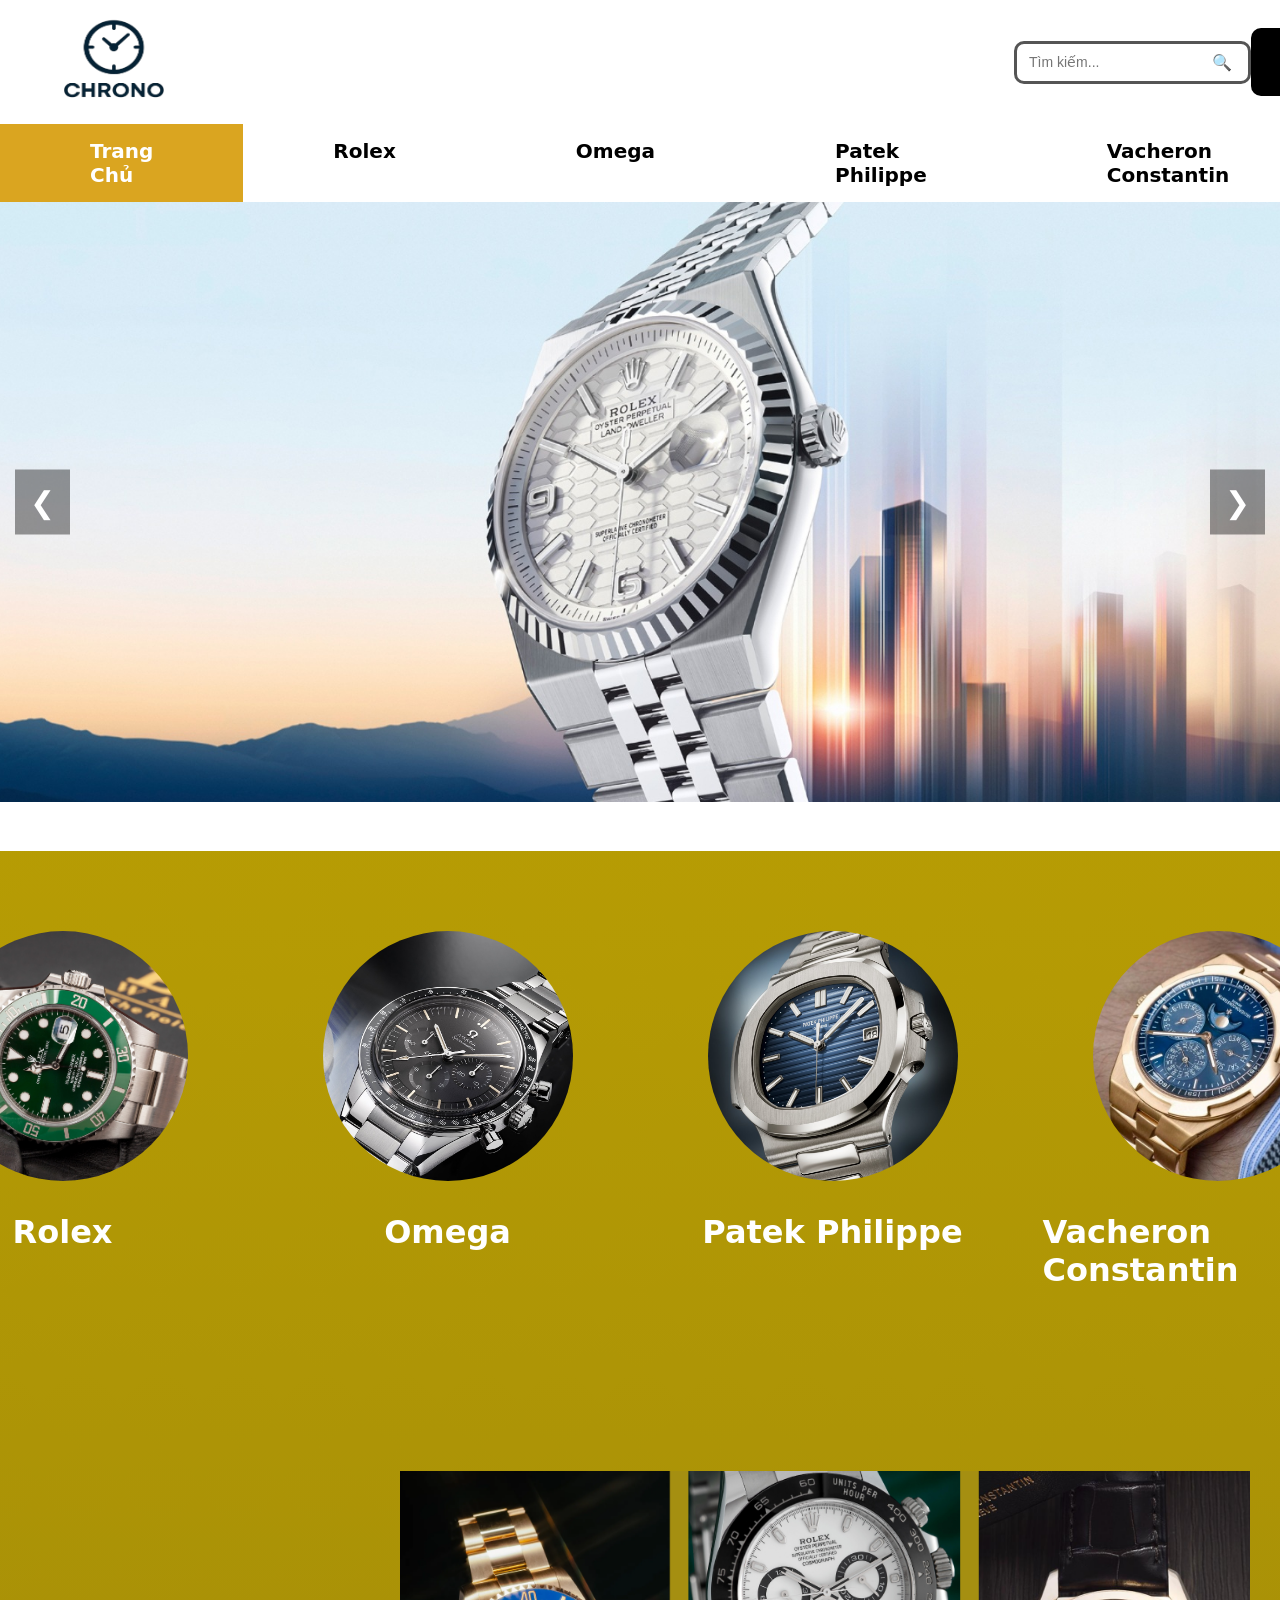
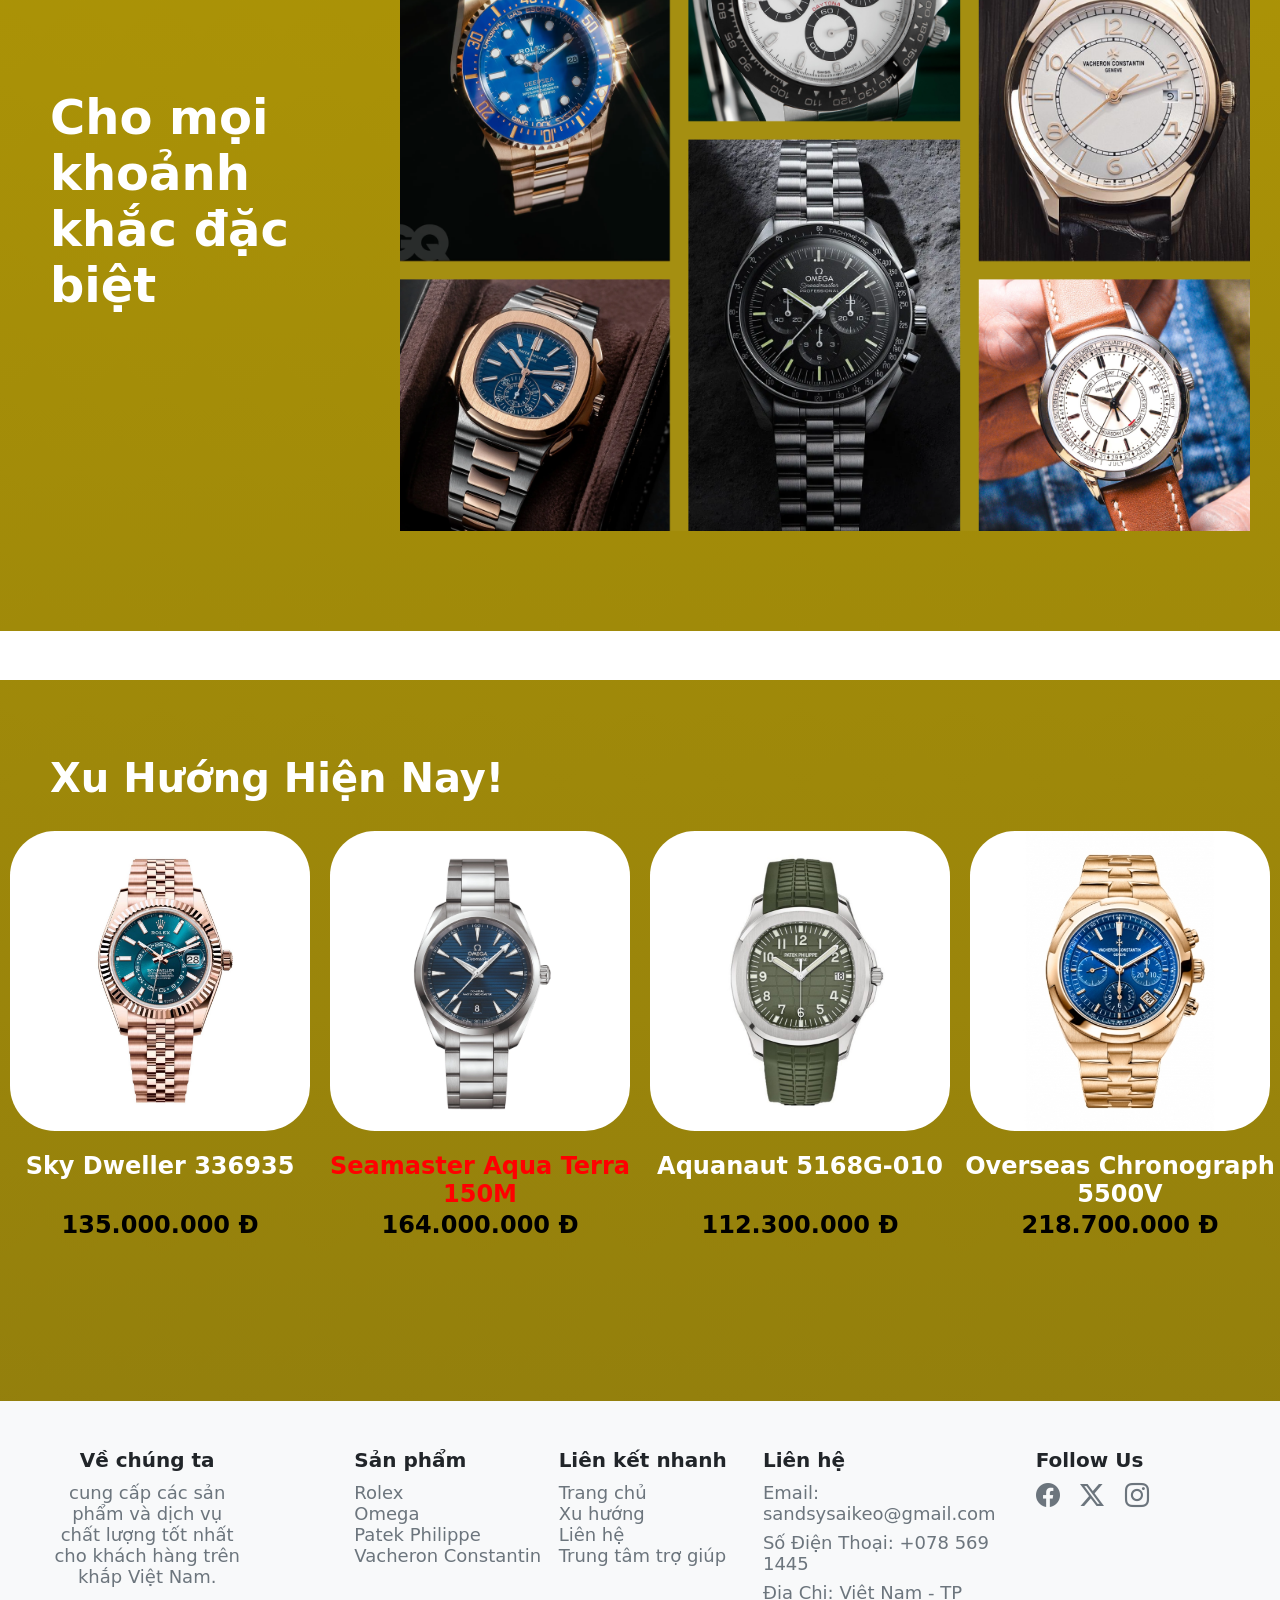
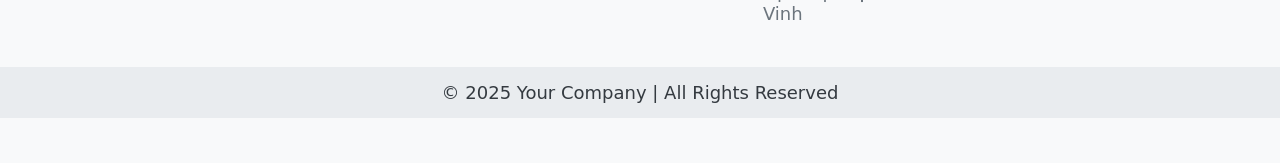
<file: index.html>
<!DOCTYPE html>
<html lang="en">
  <head>
    <meta charset="UTF-8">
    <meta name="viewport" content="width=device-width, initial-scale=1.0">
    <title>Trang chủ</title>
    <link rel="stylesheet" href="css/index.css">
    <link rel="stylesheet" href="https://cdn.jsdelivr.net/npm/bootstrap-icons@1.11.3/font/bootstrap-icons.min.css">
  </head>
  <body>

    <!-- header -->
    <header class="m-header">
      <div class="header-bg">
        <div>
          <a href="index.html"><img src="img/LOGO Image Dec 1, 2025, 05_41_13 PM.png" width="100px" height="90px" alt="logo"></a>
        </div>
        <div class="search">
          <input type="text" placeholder="Tìm kiếm...">
          <button><span>🔍</span></button>
        </div>
        <div>
          <a href="dangki.html" class="button-link">Đăng Nhập</a>
        </div>
      </div>
    </header>

    <!-- menu -->
    <nav class="menu">
      <ul>
        <li class="active"><a href="index.html">Trang Chủ</a></li>
        <li><a href="Rolex.html">Rolex</a></li>
        <li><a href="Omega.html">Omega</a></li>
        <li><a href="Patek Philippe.html">Patek Philippe</a></li>
        <li><a href="Vacheron Constantin.html">Vacheron Constantin</a></li>
      </ul>
    </nav>

    <!-- slide -->
    <div class="slidebd">
      <div class="slide-me">
        <div class="slide active">
          <a href="Rolex.html"><img src="img/rolex-watches-new-watches-2025-the-land-dweller_m127334-0001_2501fj_003-landscape.jpg" alt="slide rolex"></a>
        </div>
        <div class="slide">
          <a href="Omega.html"><img src="img/Do-Omega-Watches-Hold-Their-Value.jpg" alt="slide omega"></a>
        </div>
        <div class="slide">
          <a href="Patek Philippe.html"><img src="img/PatekPhilippe_Aquanaut_5164R-header.png" alt="slide patek philippe"></a>
        </div>
        <div class="slide">
          <a href="Vacheron Constantin.html"><img src="img/65afaaef5b9b8aa238679f7b_Lead image 1.png" alt="slide vacheron Constantin"></a>
        </div>
        <button class="prev">&#10094;</button>
        <button class="next">&#10095;</button>
      </div>
    </div>

    <script src="js/slide.js"></script>
      
    <div style="background-color: white; color:white; padding: 15px; margin-bottom: 30px;">.</div>

    <!-- 4circle -->
    <div class="fourcircle">
      <div>
        <a href="Rolex.html"><img src="img/Green-sub-on-gloves.jpg" alt="Rolex"></a><a href="Rolex.html"><p>Rolex</p></a>
      </div>
      <div>
        <a href="Omega.html"><img src="img/Omega-Speedmaster-Moonwatch.jpg" alt="Omega"></a><a href="Omega.html"><p>Omega</p></a>
      </div>
      <div>
        <a href="Patek Philippe.html"><img src="img/677c4f9cbfb09a8b028e79af_665f60c60415728079642b79_5811.png" alt="Patek Philippe"></a><a href="Patek Philippe.html"><p>Patek Philippe</p></a>
      </div>
      <div>
        <a href="Vacheron Constantin.html"><img src="img/4300v-120r-b509-stlf2-2026061-scaled-e1616429748141.jpg" alt="Vacheron Constantin"></a><a href="Vacheron Constantin.html"><p>Vacheron Constantin</p></a>
      </div>
    </div>

    <!-- mb -->
    <div class="mb">
      <p>Cho mọi khoảnh khắc đặc biệt</p>
      <img src="img/Screenshot 2025-12-15 172151.png" alt="">
    </div>
    
    <div style="background-color: white; color:white; padding: 15px; margin-bottom: 30px;">.</div>

    <P style="margin: 75px 0 0 50px; font-size: 40px; color: white; font-weight: bold;"><a class="link-ho" href="xuhuong.html" >Xu Hướng Hiện Nay!</a></P>

    <!-- sell -->
    <div class="sell">
      <div class="sell2">
        <div>
          <a href="R.Sky Dweller 336935.html"><img src="img/1-16.jpg" alt="Sky Dweller"></a>
        </div>
        <a href="R.Sky Dweller 336935.html" class="link-ho">Sky Dweller 336935</a><br>
        <a href="R.Sky Dweller 336935.html" class="link-ho" style="font-weight: bold; color: black;">135.000.000 Đ</a>
      </div>
      <div class="sell2">
        <div>
          <a href="O.Seamaster Aqua Terra 150M.html"><img src="img/9-18602-4.png" alt="Seamaster"></a>
        </div>
        <a href="O.Seamaster Aqua Terra 150M.html" class="link-ho" style="color: red;">Seamaster Aqua Terra 150M</a><br>
        <a href="O.Seamaster Aqua Terra 150M.html" class="link-ho" style="font-weight: bold; color: black;">164.000.000 Đ</a>
      </div>
      <div class="sell2">
        <div>
          <a href="P.Aquanaut 5168G-010.html"><img src="img/PATEK-PHILIPPE-AQUANAUT-JUMBO-WHITE-GOLD-5168G-010-scaled.jpg" alt="Aquanaut"></a>
        </div>
        <a href="P.Aquanaut 5168G-010.html" class="link-ho">Aquanaut 5168G-010</a><br>
        <a href="P.Aquanaut 5168G-010.html" class="link-ho" style="font-weight: bold; color: black;">112.300.000 Đ</a>
      </div>
      <div class="sell2">
        <div>
          <a href="V.Overseas Chronograph 5500v.html"><img src="img/37500465_0.jpg" alt="Overseas"></a>
        </div>
        <a href="V.Overseas Chronograph 5500v.html" class="link-ho">Overseas Chronograph 5500V</a><br>
        <a href="V.Overseas Chronograph 5500v.html" class="link-ho" style="font-weight: bold; color: black;">218.700.000 Đ</a>
      </div>
    </div>
    <div class="sell"></div>

    <div class="sell"></div>

    <!-- footer -->
    <footer>
        <div class="footer-m">
            <div class="footer-t" style="margin-right: 100px; text-align: center;">
                <h6>Về chúng ta</h6>
                <p>cung cấp các sản phẩm và dịch vụ chất lượng tốt nhất cho khách hàng trên khắp Việt Nam.</p>
            </div>
            <div class="footer-t">
                <h6>Sản phẩm</h6>
                <a href="Rolex.html">Rolex</a><br>
                <a href="Omega.html">Omega</a><br>
                <a href="Patek Philippe.html">Patek Philippe</a><br>
                <a href="Vacheron Constantin.html">Vacheron Constantin</a>
            </div>
            <div class="footer-t">
                <h6>Liên kết nhanh</h6>
                <a href="index.html">Trang chủ</a><br>
                <a href="xuhuong.html">Xu hướng</a><br>
                <a href="lienhe.html">Liên hệ</a><br>
                <a href="trogiup.html">Trung tâm trợ giúp</a>
            </div>
            <div class="footer-t">
                <h6>Liên hệ</h6>
                <p>Email: sandsysaikeo@gmail.com</p>
                <p>Số Điện Thoại: +078 569 1445</p>
                <p>Địa Chị: Việt Nam - TP Vinh</p>
            </div>
            <div class="footer-t" style="margin-left: 30px;">
                <h6>Follow Us</h6>
                <a href="https://www.facebook.com/" style="font-size: 24px;"><i class="bi bi-facebook"></i></a>
                <a href="https://x.com/" style="font-size: 24px; margin: 0 15px;"><i class="bi bi-twitter-x"></i></a>
                <a href="https://www.instagram.com/" style="font-size: 24px;"><i class="bi bi-instagram"></i></a>
            </div>
        </div>
        <div class="footer-line">
            &copy; 2025 Your Company | All Rights Reserved
        </div>
    </footer>

  </body>
</html>
</file>
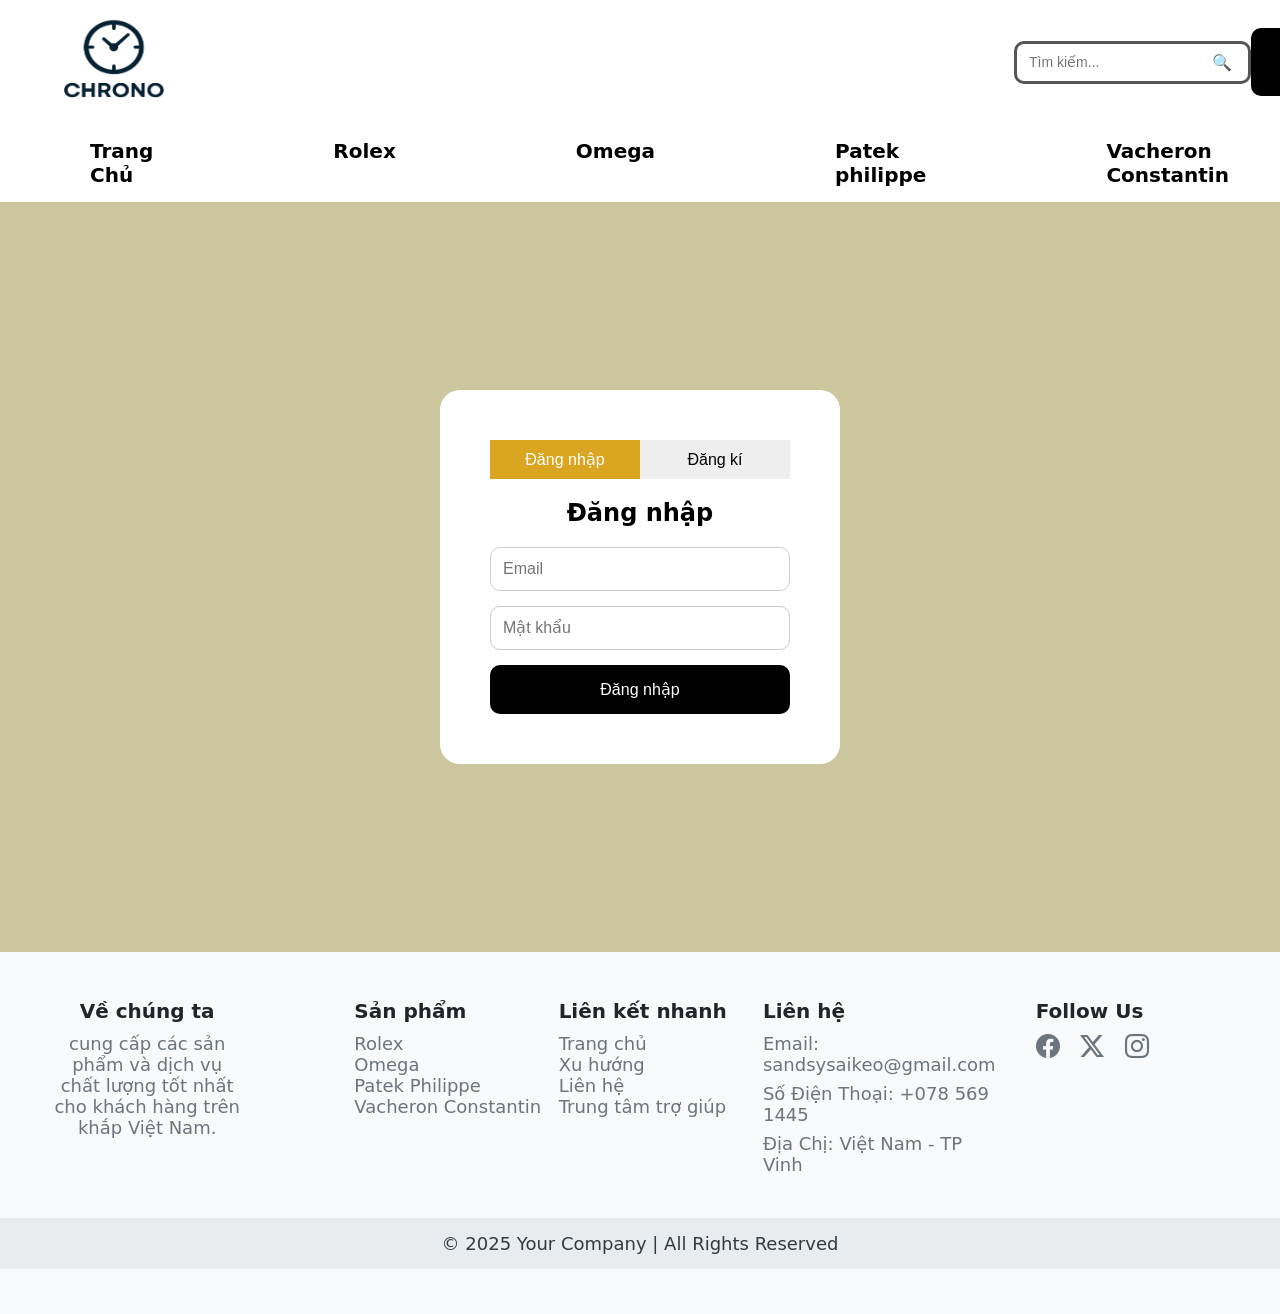
<file: dangki.html>
<!DOCTYPE html>
<html lang="en">
  <head>
    <meta charset="UTF-8">
    <title>Đăng nhập / Đăng kí</title>
    <link rel="stylesheet" href="css/dangki.css">
    <link rel="stylesheet" href="https://cdn.jsdelivr.net/npm/bootstrap-icons@1.11.3/font/bootstrap-icons.min.css">
  </head>
  <body>

    <!-- header -->
    <header class="m-header">
      <div class="header-bg">
        <div>
          <a href="index.html"><img src="img/LOGO Image Dec 1, 2025, 05_41_13 PM.png" width="100px" height="90px"></a>
        </div>
        <div class="search">
          <input type="text" placeholder="Tìm kiếm...">
          <button><span>🔍</span></button>
        </div>
        <div>
          <a href="#" class="button-link">Đăng Nhập</a>
        </div>
      </div>
    </header>

    <!-- menu -->
    <nav class="menu">
      <ul>
        <li><a href="index.html">Trang Chủ</a></li>
        <li><a href="Rolex.html">Rolex</a></li>
        <li><a href="Omega.html">Omega</a></li>
        <li><a href="Patek Philippe.html">Patek philippe</a></li>
        <li><a href="Vacheron Constantin.html">Vacheron Constantin</a></li>
      </ul>
    </nav>


    
    <div style="width: 100%; min-height: 750px; display: flex; justify-content: center; align-items: center;">
      <div class="dangki">
        <div class="dk-dn-tabs">
          <button class="tab active" onclick="dn()">Đăng nhập</button>
          <button class="tab" onclick="dk()">Đăng kí</button>
        </div>

        <!-- dang nhap -->
        <form id="dangnhapForm" class="dk-dn-form active" action="dangnhaptc.html">
          <h2>Đăng nhập</h2>
          <input type="email" placeholder="Email" required>
          <input type="password" placeholder="Mật khẩu" required>
          <button type="submit">Đăng nhập</button>
        </form>

        <!-- dang ki -->
        <form id="dangkiForm" class="dk-dn-form" action="dangkitc.html">
          <h2>Đăng kí</h2>
          <input type="text" placeholder="Tên" required>
          <input type="email" placeholder="Email" required>
          <input type="password" placeholder="Mật khẩu" required>
          <input type="password" placeholder="Xác nhận mật khẩu" required>
          <button type="submit">Tạo tài khoản</button>
        </form>
      </div>
    </div>
    <script src="js/dangki.js"></script>

    <!-- footer -->
    <footer>
        <div class="footer-m">
            <div class="footer-t" style="margin-right: 100px;" align="center">
                <h6>Về chúng ta</h6>
                <p>cung cấp các sản phẩm và dịch vụ chất lượng tốt nhất cho khách hàng trên khắp Việt Nam.</p>
            </div>
            <div class="footer-t">
                <h6>Sản phẩm</h6>
                <a href="Rolex.html">Rolex</a><br>
                <a href="Omega.html">Omega</a><br>
                <a href="Patek Philippe.html">Patek Philippe</a><br>
                <a href="Vacheron Constantin.html">Vacheron Constantin</a>
            </div>
            <div class="footer-t">
                <h6>Liên kết nhanh</h6>
                <a href="index.html">Trang chủ</a><br>
                <a href="xuhuong.html">Xu hướng</a><br>
                <a href="lienhe.html">Liên hệ</a><br>
                <a href="trogiup.html">Trung tâm trợ giúp</a>
            </div>
            <div class="footer-t">
                <h6>Liên hệ</h6>
                <p>Email: sandsysaikeo@gmail.com</p>
                <p>Số Điện Thoại: +078 569 1445</p>
                <p>Địa Chị: Việt Nam - TP Vinh</p>
            </div>
            <div class="footer-t" style="margin-left: 30px;">
                <h6>Follow Us</h6>
                <a href="https://www.facebook.com/" style="font-size: 24px;"><i class="bi bi-facebook"></i></a>
                <a href="https://x.com/" style="font-size: 24px; margin: 0 15px;"><i class="bi bi-twitter-x"></i></a>
                <a href="https://www.instagram.com/" style="font-size: 24px;"><i class="bi bi-instagram"></i></a>
            </div>
        </div>
        <div class="footer-line">
            &copy; 2025 Your Company | All Rights Reserved
        </div>
    </footer>

  </body>
</html>
</file>
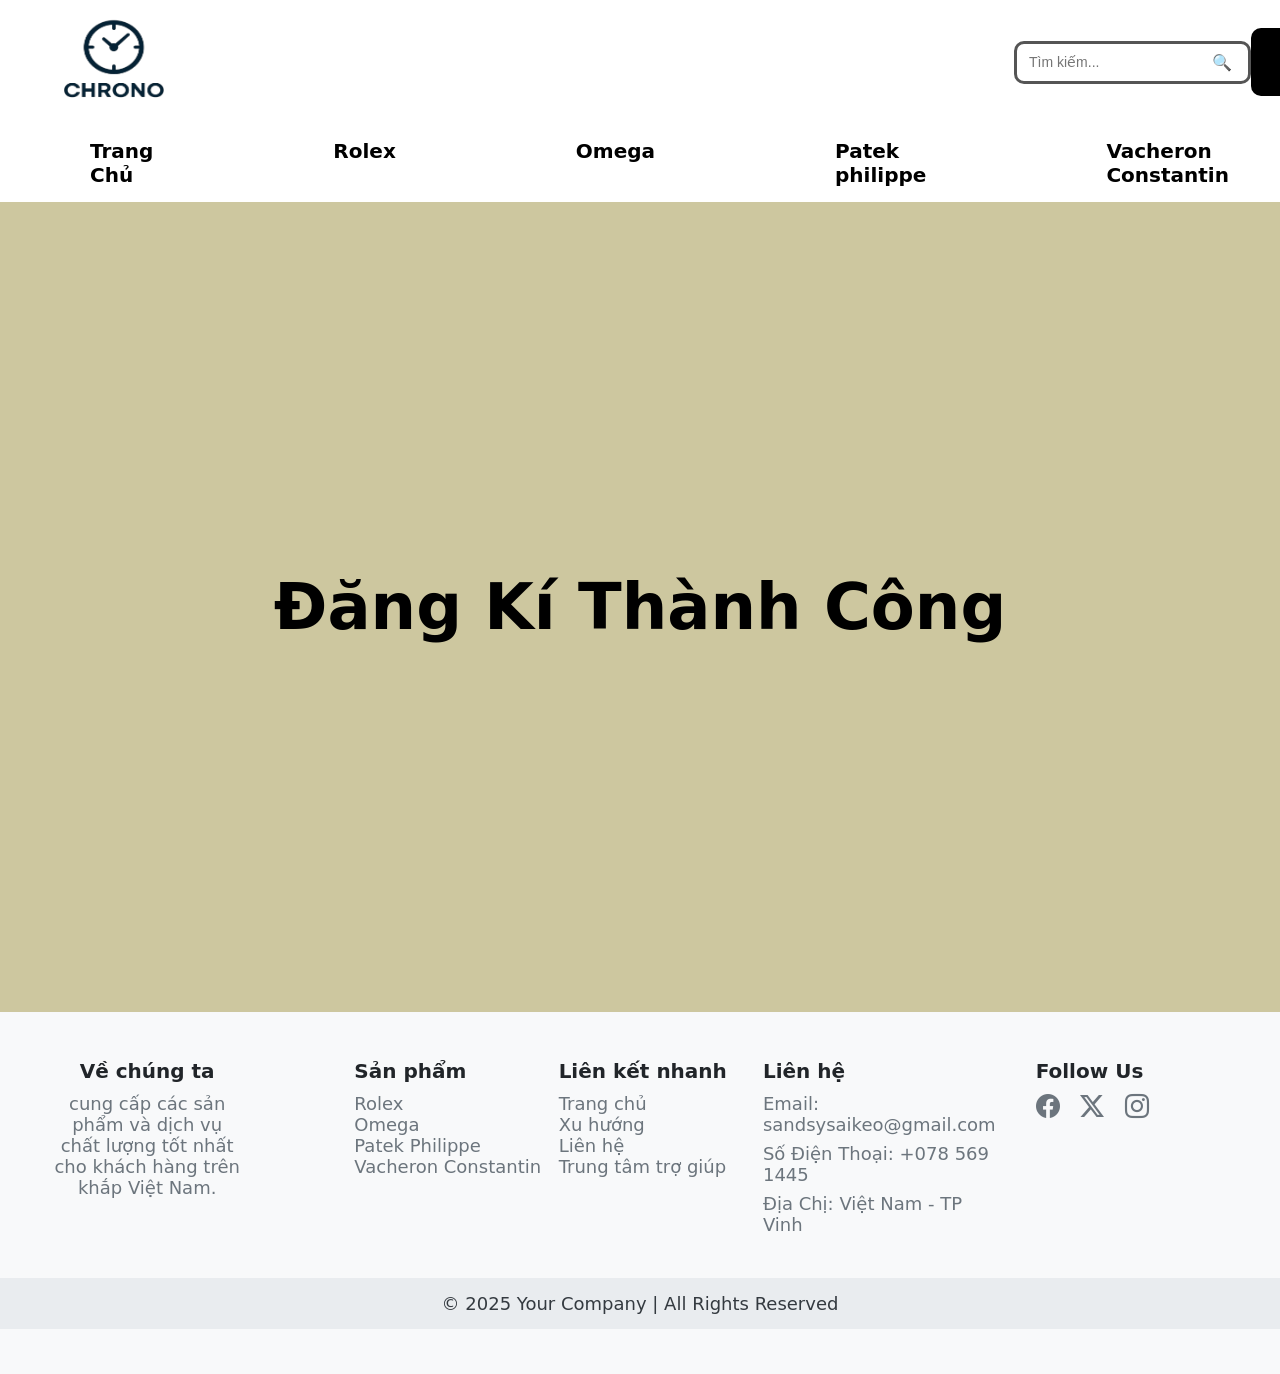
<file: dangkitc.html>
<!DOCTYPE html>
<html lang="en">
  <head>
    <meta charset="UTF-8">
    <title>Thành công</title>
    <link rel="stylesheet" href="css/thanhcong.css">
    <link rel="stylesheet" href="https://cdn.jsdelivr.net/npm/bootstrap-icons@1.11.3/font/bootstrap-icons.min.css">
  </head>
  <body>

    <!-- header -->
    <header class="m-header">
      <div class="header-bg">
        <div>
          <a href="index.html"><img src="img/LOGO Image Dec 1, 2025, 05_41_13 PM.png" width="100px" height="90px"></a>
        </div>
        <div class="search">
          <input type="text" placeholder="Tìm kiếm...">
          <button><span>🔍</span></button>
        </div>
        <div>
          <a href="dangki.html" class="button-link">Đăng Nhập</a>
        </div>
      </div>
    </header>

    <!-- menu -->
    <nav class="menu">
      <ul>
        <li><a href="index.html">Trang Chủ</a></li>
        <li><a href="Rolex.html">Rolex</a></li>
        <li><a href="Omega.html">Omega</a></li>
        <li><a href="Patek Philippe.html">Patek philippe</a></li>
        <li><a href="Vacheron Constantin.html">Vacheron Constantin</a></li>
      </ul>
    </nav>

    <!-- thanh cong -->
    <div class="tc">
      <h2>Đăng Kí Thành Công</h2>
    </div>

    <!-- footer -->
    <footer>
        <div class="footer-m">
            <div class="footer-t" style="margin-right: 100px;" align="center">
                <h6>Về chúng ta</h6>
                <p>cung cấp các sản phẩm và dịch vụ chất lượng tốt nhất cho khách hàng trên khắp Việt Nam.</p>
            </div>
            <div class="footer-t">
                <h6>Sản phẩm</h6>
                <a href="Rolex.html">Rolex</a><br>
                <a href="Omega.html">Omega</a><br>
                <a href="Patek Philippe.html">Patek Philippe</a><br>
                <a href="Vacheron Constantin.html">Vacheron Constantin</a>
            </div>
            <div class="footer-t">
                <h6>Liên kết nhanh</h6>
                <a href="index.html">Trang chủ</a><br>
                <a href="xuhuong.html">Xu hướng</a><br>
                <a href="lienhe.html">Liên hệ</a><br>
                <a href="trogiup.html">Trung tâm trợ giúp</a>
            </div>
            <div class="footer-t">
                <h6>Liên hệ</h6>
                <p>Email: sandsysaikeo@gmail.com</p>
                <p>Số Điện Thoại: +078 569 1445</p>
                <p>Địa Chị: Việt Nam - TP Vinh</p>
            </div>
            <div class="footer-t" style="margin-left: 30px;">
                <h6>Follow Us</h6>
                <a href="https://www.facebook.com/" style="font-size: 24px;"><i class="bi bi-facebook"></i></a>
                <a href="https://x.com/" style="font-size: 24px; margin: 0 15px;"><i class="bi bi-twitter-x"></i></a>
                <a href="https://www.instagram.com/" style="font-size: 24px;"><i class="bi bi-instagram"></i></a>
            </div>
        </div>
        <div class="footer-line">
            &copy; 2025 Your Company | All Rights Reserved
        </div>
    </footer>

  </body>
</html>
</file>
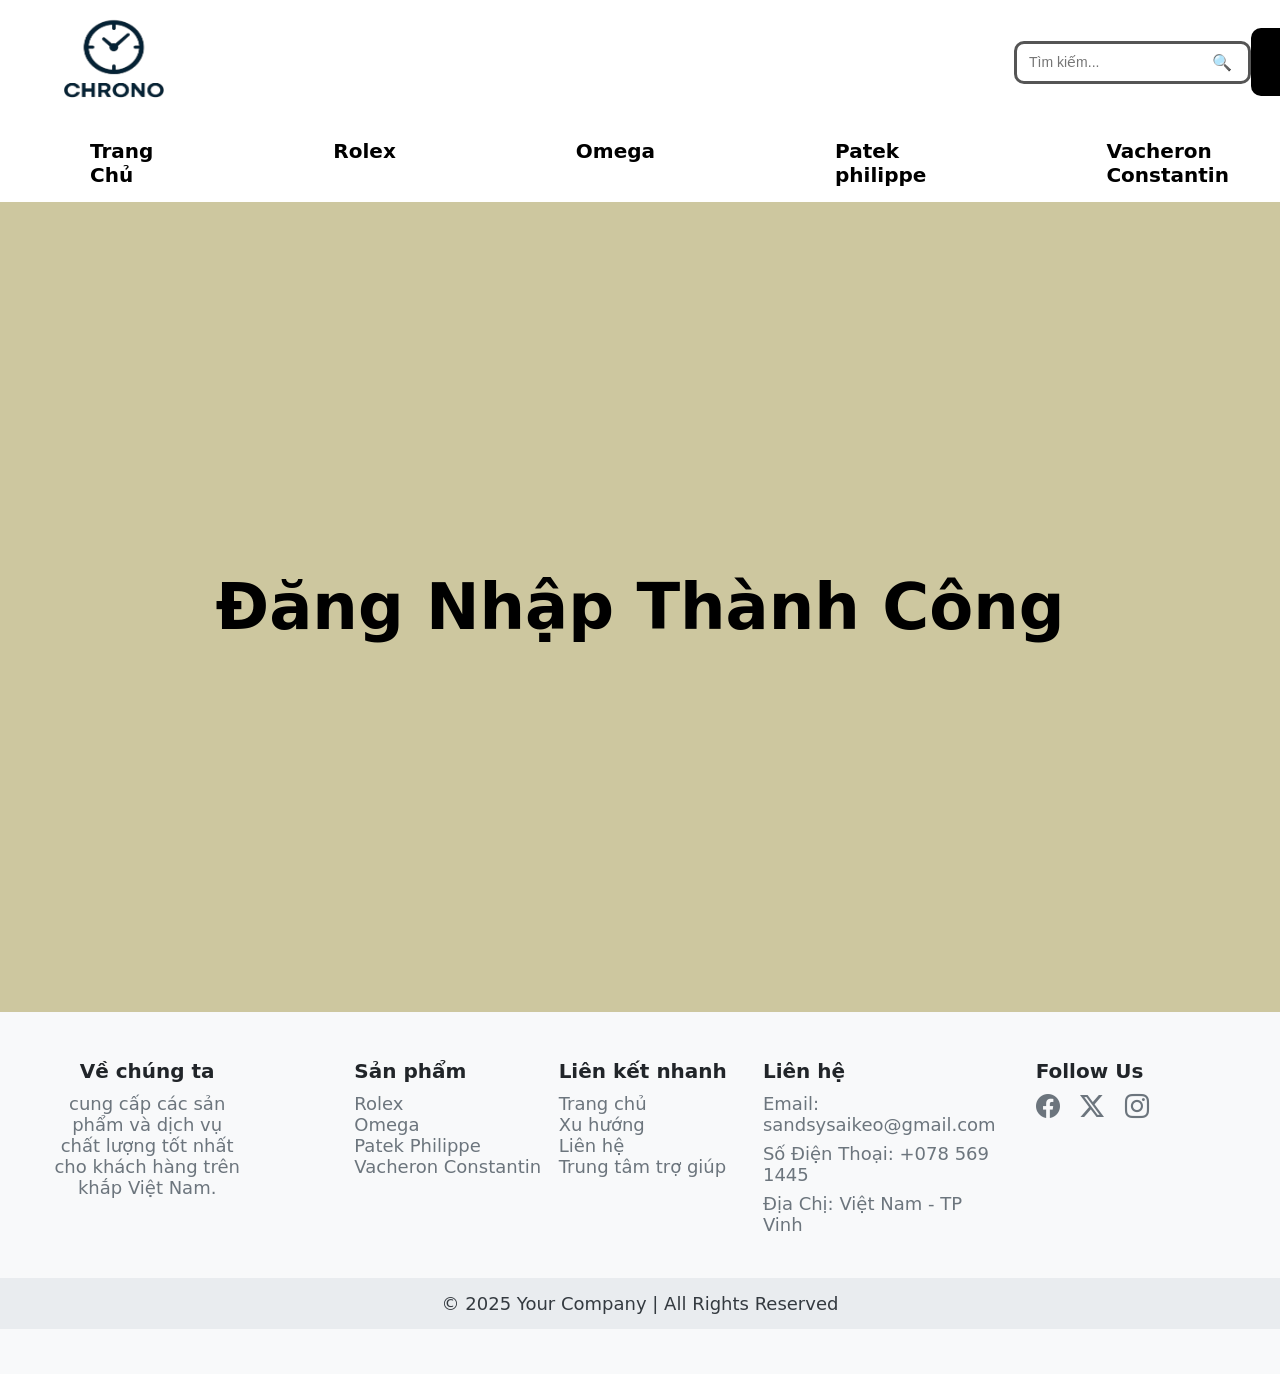
<file: dangnhaptc.html>
<!DOCTYPE html>
<html lang="en">
  <head>
    <meta charset="UTF-8">
    <title>Thành công</title>
    <link rel="stylesheet" href="css/thanhcong.css">
    <link rel="stylesheet" href="https://cdn.jsdelivr.net/npm/bootstrap-icons@1.11.3/font/bootstrap-icons.min.css">
  </head>
  <body>

    <!-- header -->
    <header class="m-header">
      <div class="header-bg">
        <div>
          <a href="index.html"><img src="img/LOGO Image Dec 1, 2025, 05_41_13 PM.png" width="100px" height="90px"></a>
        </div>
        <div class="search">
          <input type="text" placeholder="Tìm kiếm...">
          <button><span>🔍</span></button>
        </div>
        <div>
          <a href="dangki.html" class="button-link">Đăng Nhập</a>
        </div>
      </div>
    </header>

    <!-- menu -->
    <nav class="menu">
      <ul>
        <li><a href="index.html">Trang Chủ</a></li>
        <li><a href="Rolex.html">Rolex</a></li>
        <li><a href="Omega.html">Omega</a></li>
        <li><a href="Patek Philippe.html">Patek philippe</a></li>
        <li><a href="Vacheron Constantin.html">Vacheron Constantin</a></li>
      </ul>
    </nav>

    <!-- thanh cong -->
    <div class="tc">
      <h2>Đăng Nhập Thành Công</h2>
    </div>

    <!-- footer -->
    <footer>
        <div class="footer-m">
            <div class="footer-t" style="margin-right: 100px;" align="center">
                <h6>Về chúng ta</h6>
                <p>cung cấp các sản phẩm và dịch vụ chất lượng tốt nhất cho khách hàng trên khắp Việt Nam.</p>
            </div>
            <div class="footer-t">
                <h6>Sản phẩm</h6>
                <a href="Rolex.html">Rolex</a><br>
                <a href="Omega.html">Omega</a><br>
                <a href="Patek Philippe.html">Patek Philippe</a><br>
                <a href="Vacheron Constantin.html">Vacheron Constantin</a>
            </div>
            <div class="footer-t">
                <h6>Liên kết nhanh</h6>
                <a href="index.html">Trang chủ</a><br>
                <a href="xuhuong.html">Xu hướng</a><br>
                <a href="lienhe.html">Liên hệ</a><br>
                <a href="trogiup.html">Trung tâm trợ giúp</a>
            </div>
            <div class="footer-t">
                <h6>Liên hệ</h6>
                <p>Email: sandsysaikeo@gmail.com</p>
                <p>Số Điện Thoại: +078 569 1445</p>
                <p>Địa Chị: Việt Nam - TP Vinh</p>
            </div>
            <div class="footer-t" style="margin-left: 30px;">
                <h6>Follow Us</h6>
                <a href="https://www.facebook.com/" style="font-size: 24px;"><i class="bi bi-facebook"></i></a>
                <a href="https://x.com/" style="font-size: 24px; margin: 0 15px;"><i class="bi bi-twitter-x"></i></a>
                <a href="https://www.instagram.com/" style="font-size: 24px;"><i class="bi bi-instagram"></i></a>
            </div>
        </div>
        <div class="footer-line">
            &copy; 2025 Your Company | All Rights Reserved
        </div>
    </footer>

  </body>
</html>
</file>
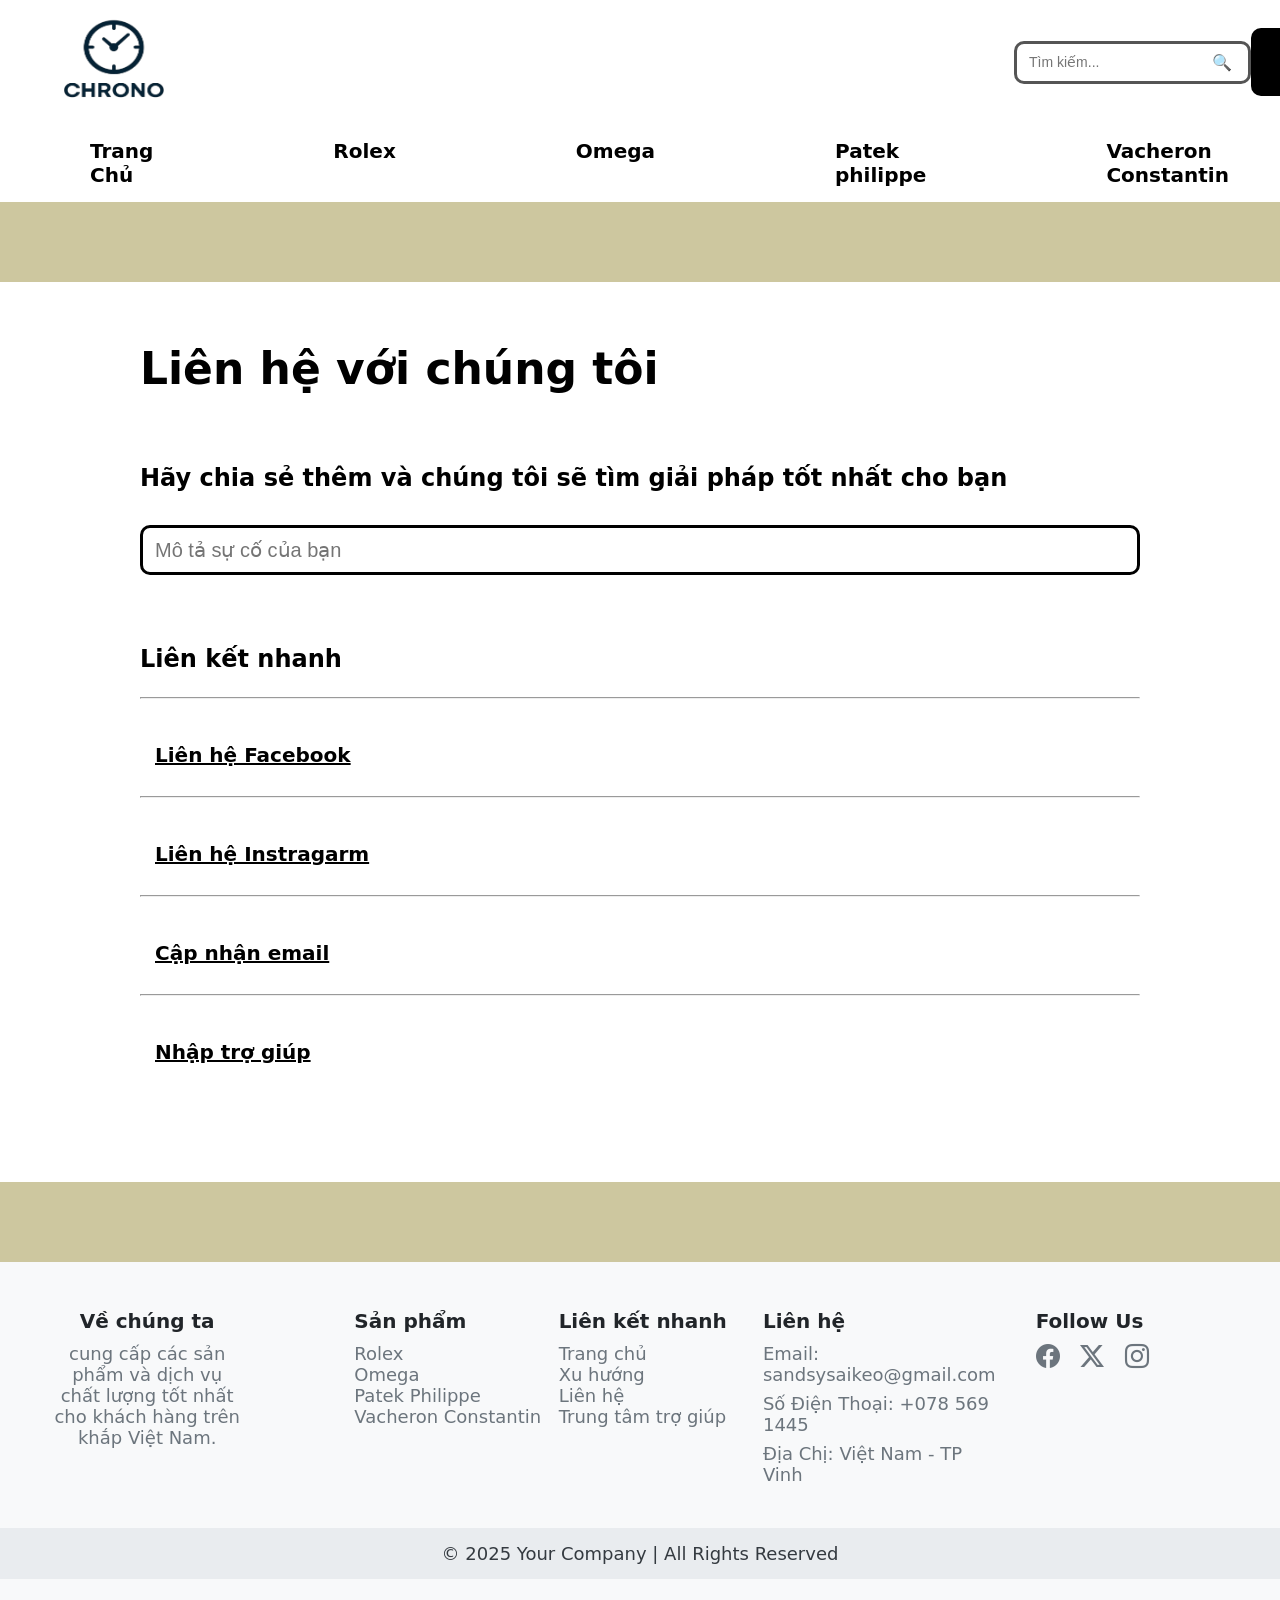
<file: lienhe.html>
<!DOCTYPE html>
<html lang="en">
  <head>
    <meta charset="UTF-8">
    <title>Liên hệ</title>
    <link rel="stylesheet" href="css/lienhe.css">
    <link rel="stylesheet" href="https://cdn.jsdelivr.net/npm/bootstrap-icons@1.11.3/font/bootstrap-icons.min.css">
  </head>
  <body>

    <!-- header -->
    <header class="m-header">
      <div class="header-bg">
        <div>
          <a href="index.html"><img src="img/LOGO Image Dec 1, 2025, 05_41_13 PM.png" width="100px" height="90px"></a>
        </div>
        <div class="search">
          <input type="text" placeholder="Tìm kiếm...">
          <button><span>🔍</span></button>
        </div>
        <div>
          <a href="dangki.html" class="button-link">Đăng Nhập</a>
        </div>
      </div>
    </header>

    <!-- menu -->
    <nav class="menu">
      <ul>
        <li><a href="index.html">Trang Chủ</a></li>
        <li><a href="Rolex.html">Rolex</a></li>
        <li><a href="Omega.html">Omega</a></li>
        <li><a href="Patek Philippe.html">Patek philippe</a></li>
        <li><a href="Vacheron Constantin.html">Vacheron Constantin</a></li>
      </ul>
    </nav>

    <!-- lien he -->
    <div style="width: 100%; height: auto; display: block; padding: 80px 0;">
      <div class="lh-bg">
        <div class="lh-size">
          <form id="thanhtoanForm" class="lh-form" action="linehetc.html">
            <h2>Liên hệ với chúng tôi <style="red</h2>
            <h3>Hãy chia sẻ thêm và chúng tôi sẽ tìm giải pháp tốt nhất cho bạn</h3>
            <input type="text" placeholder="Mô tả sự cố của bạn" required>
            <h3>Liên kết nhanh</h3>
            <hr>
            <a href="https://www.facebook.com/">Liên hệ Facebook</a>
            <hr>
            <a href="https://www.instagram.com/">Liên hệ Instragarm</a>
            <hr>
            <a href="https://mail.google.com/">Cập nhận email</a>
            <hr>
            <a href="trogiup.html">Nhập trợ giúp</a>
          </form>
        </div>
      </div>
    </div>

    <!-- footer -->
    <footer>
        <div class="footer-m">
            <div class="footer-t" style="margin-right: 100px;" align="center">
                <h6>Về chúng ta</h6>
                <p>cung cấp các sản phẩm và dịch vụ chất lượng tốt nhất cho khách hàng trên khắp Việt Nam.</p>
            </div>
            <div class="footer-t">
                <h6>Sản phẩm</h6>
                <a href="Rolex.html">Rolex</a><br>
                <a href="Omega.html">Omega</a><br>
                <a href="Patek Philippe.html">Patek Philippe</a><br>
                <a href="Vacheron Constantin.html">Vacheron Constantin</a>
            </div>
            <div class="footer-t">
                <h6>Liên kết nhanh</h6>
                <a href="index.html">Trang chủ</a><br>
                <a href="xuhuong.html">Xu hướng</a><br>
                <a href="lienhe.html">Liên hệ</a><br>
                <a href="trogiup.html">Trung tâm trợ giúp</a>
            </div>
            <div class="footer-t">
                <h6>Liên hệ</h6>
                <p>Email: sandsysaikeo@gmail.com</p>
                <p>Số Điện Thoại: +078 569 1445</p>
                <p>Địa Chị: Việt Nam - TP Vinh</p>
            </div>
            <div class="footer-t" style="margin-left: 30px;">
                <h6>Follow Us</h6>
                <a href="https://www.facebook.com/" style="font-size: 24px;"><i class="bi bi-facebook"></i></a>
                <a href="https://x.com/" style="font-size: 24px; margin: 0 15px;"><i class="bi bi-twitter-x"></i></a>
                <a href="https://www.instagram.com/" style="font-size: 24px;"><i class="bi bi-instagram"></i></a>
            </div>
        </div>
        <div class="footer-line">
            &copy; 2025 Your Company | All Rights Reserved
        </div>
    </footer>

  </body>
</html>
</file>
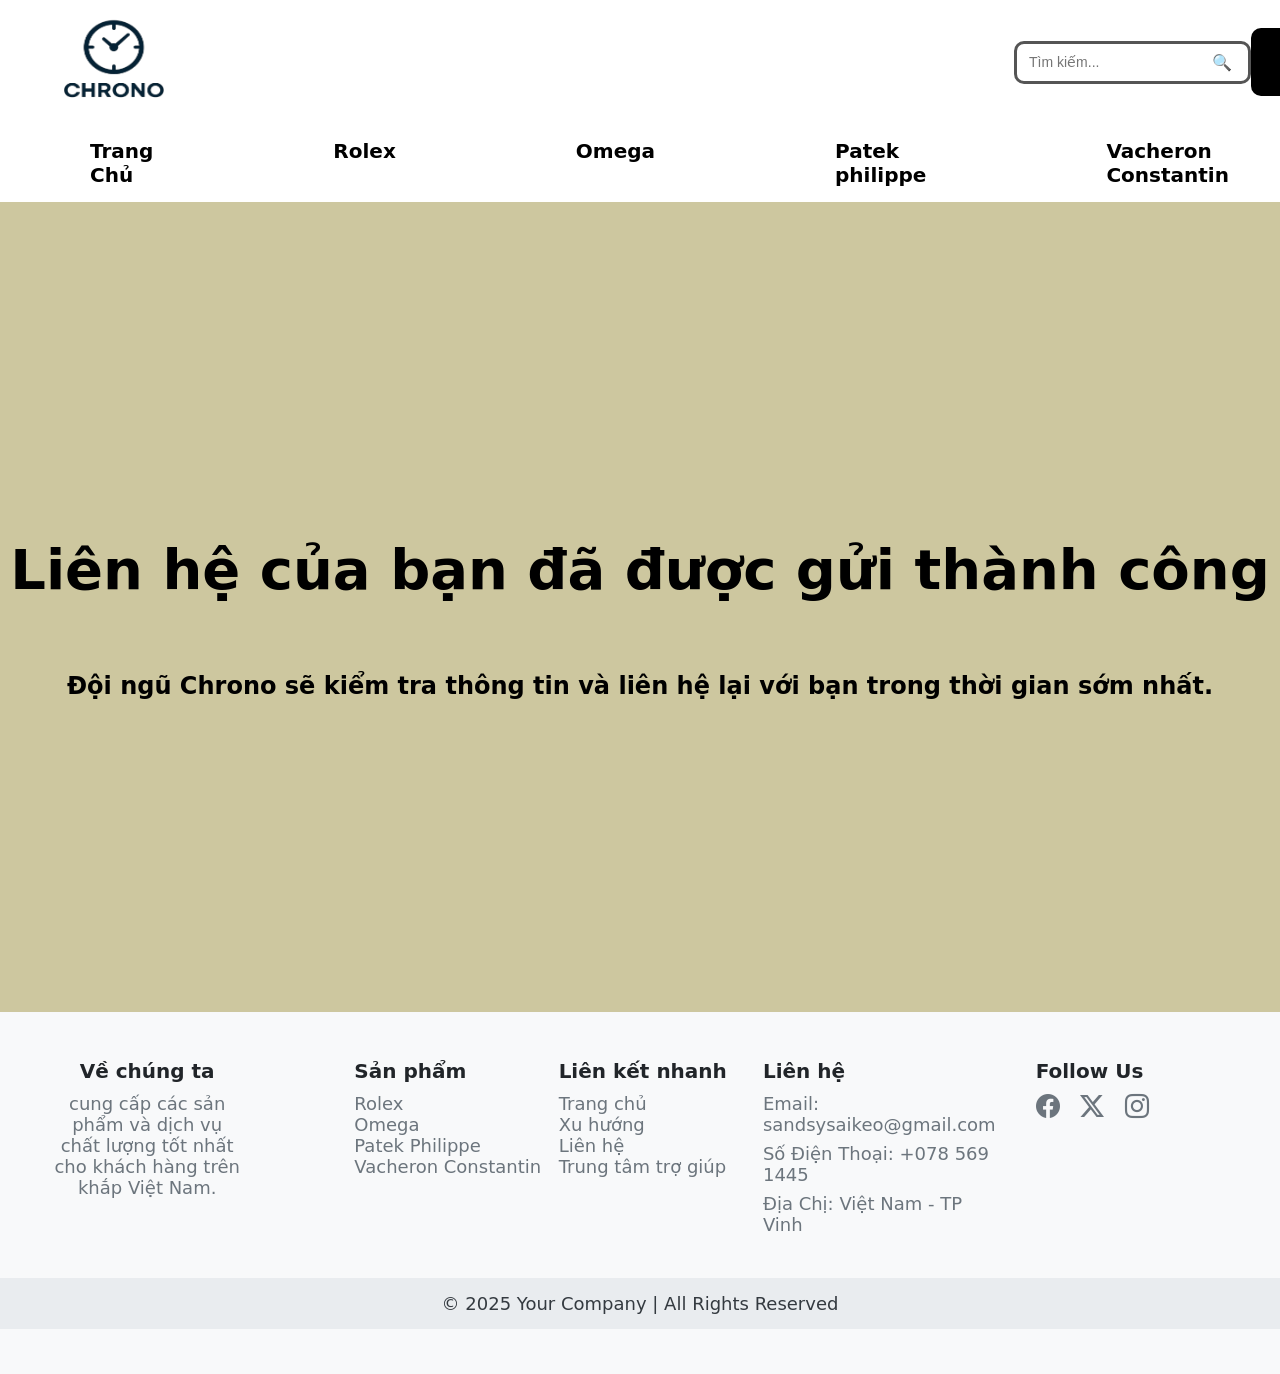
<file: linehetc.html>
<!DOCTYPE html>
<html lang="en">
  <head>
    <meta charset="UTF-8">
    <title>Thành công</title>
    <link rel="stylesheet" href="css/thanhcong.css">
    <link rel="stylesheet" href="https://cdn.jsdelivr.net/npm/bootstrap-icons@1.11.3/font/bootstrap-icons.min.css">
  </head>
  <body>

    <!-- header -->
    <header class="m-header">
      <div class="header-bg">
        <div>
          <a href="index.html"><img src="img/LOGO Image Dec 1, 2025, 05_41_13 PM.png" width="100px" height="90px"></a>
        </div>
        <div class="search">
          <input type="text" placeholder="Tìm kiếm...">
          <button><span>🔍</span></button>
        </div>
        <div>
          <a href="dangki.html" class="button-link">Đăng Nhập</a>
        </div>
      </div>
    </header>

    <!-- menu -->
    <nav class="menu">
      <ul>
        <li><a href="index.html">Trang Chủ</a></li>
        <li><a href="Rolex.html">Rolex</a></li>
        <li><a href="Omega.html">Omega</a></li>
        <li><a href="Patek Philippe.html">Patek philippe</a></li>
        <li><a href="Vacheron Constantin.html">Vacheron Constantin</a></li>
      </ul>
    </nav>

    <!-- thanh cong -->
    <div class="tc">
      <h2 style="font-size: 56px;">Liên hệ của bạn đã được gửi thành công</h2>
      <h3>Đội ngũ Chrono sẽ kiểm tra thông tin và liên hệ lại với bạn trong thời gian sớm nhất.</h3>
    </div>

    <!-- footer -->
    <footer>
        <div class="footer-m">
            <div class="footer-t" style="margin-right: 100px;" align="center">
                <h6>Về chúng ta</h6>
                <p>cung cấp các sản phẩm và dịch vụ chất lượng tốt nhất cho khách hàng trên khắp Việt Nam.</p>
            </div>
            <div class="footer-t">
                <h6>Sản phẩm</h6>
                <a href="Rolex.html">Rolex</a><br>
                <a href="Omega.html">Omega</a><br>
                <a href="Patek Philippe.html">Patek Philippe</a><br>
                <a href="Vacheron Constantin.html">Vacheron Constantin</a>
            </div>
            <div class="footer-t">
                <h6>Liên kết nhanh</h6>
                <a href="index.html">Trang chủ</a><br>
                <a href="xuhuong.html">Xu hướng</a><br>
                <a href="lienhe.html">Liên hệ</a><br>
                <a href="trogiup.html">Trung tâm trợ giúp</a>
            </div>
            <div class="footer-t">
                <h6>Liên hệ</h6>
                <p>Email: sandsysaikeo@gmail.com</p>
                <p>Số Điện Thoại: +078 569 1445</p>
                <p>Địa Chị: Việt Nam - TP Vinh</p>
            </div>
            <div class="footer-t" style="margin-left: 30px;">
                <h6>Follow Us</h6>
                <a href="https://www.facebook.com/" style="font-size: 24px;"><i class="bi bi-facebook"></i></a>
                <a href="https://x.com/" style="font-size: 24px; margin: 0 15px;"><i class="bi bi-twitter-x"></i></a>
                <a href="https://www.instagram.com/" style="font-size: 24px;"><i class="bi bi-instagram"></i></a>
            </div>
        </div>
        <div class="footer-line">
            &copy; 2025 Your Company | All Rights Reserved
        </div>
    </footer>

  </body>
</html>
</file>
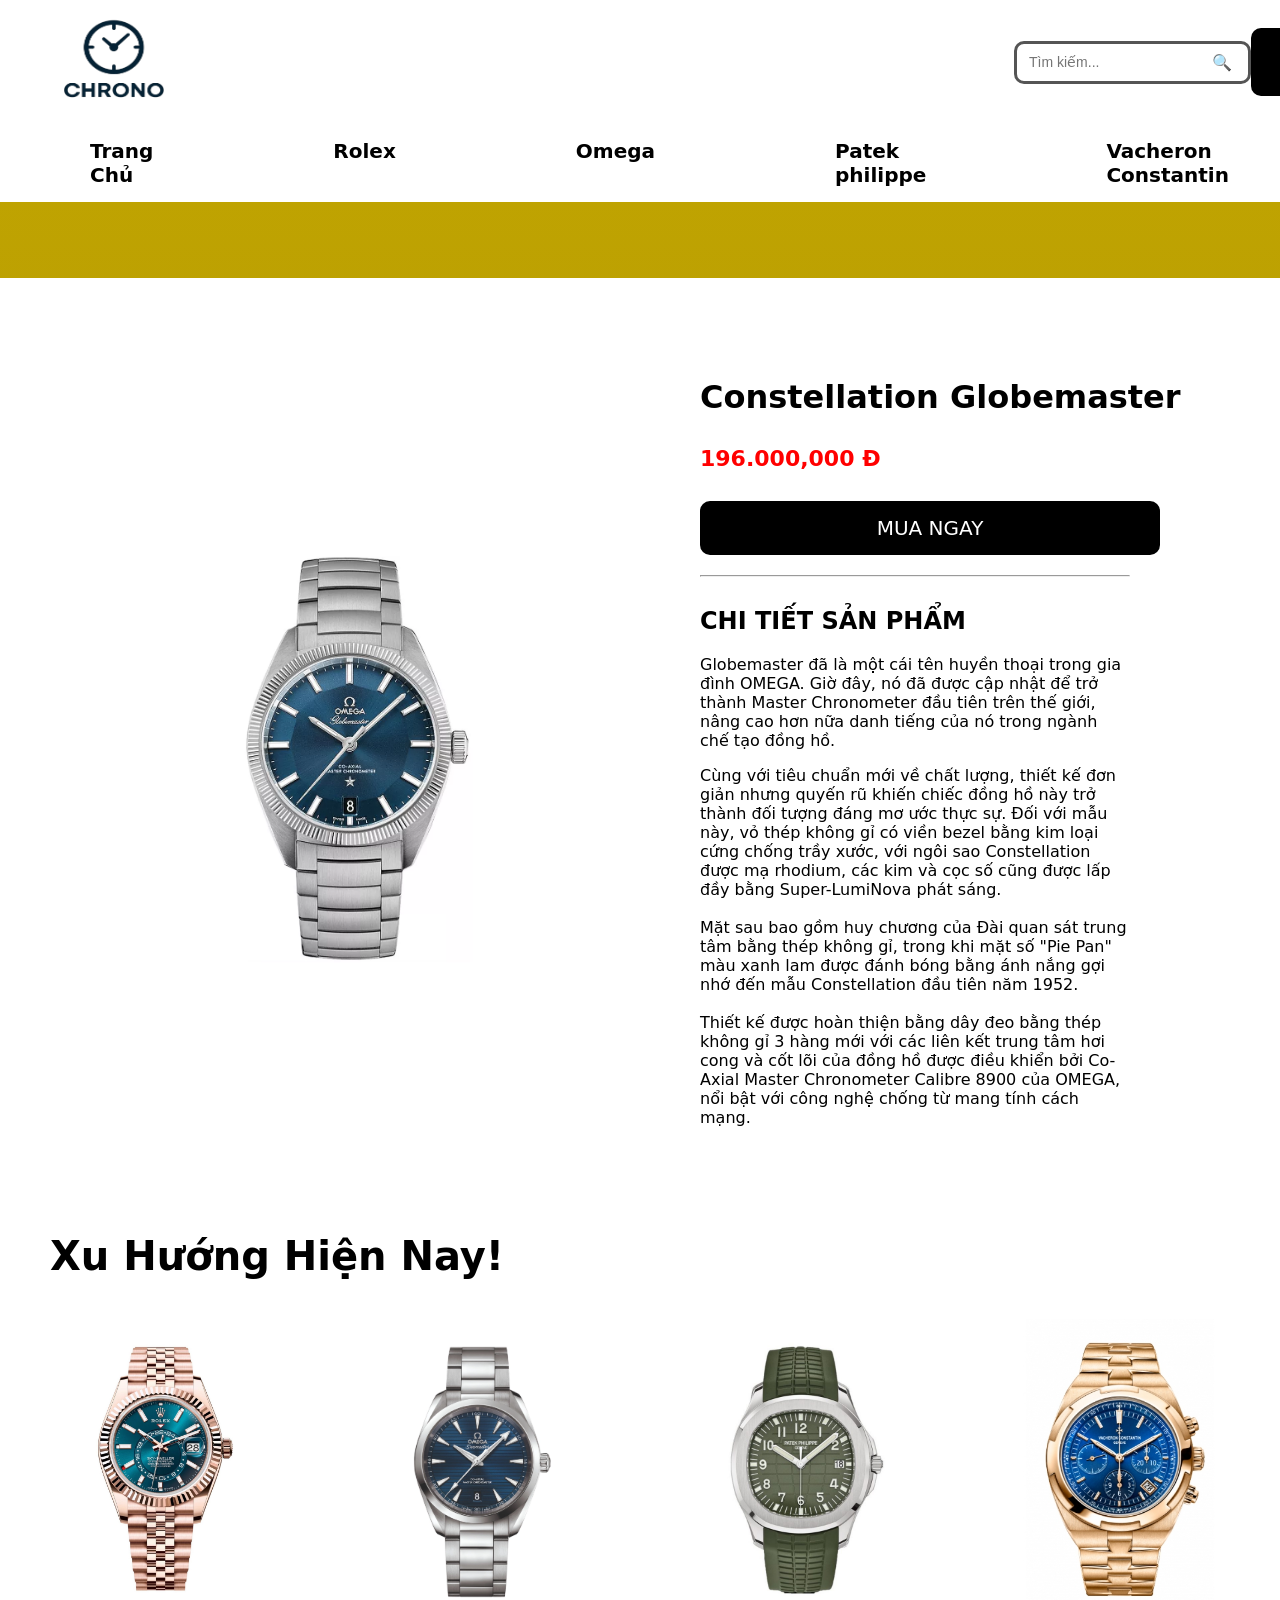
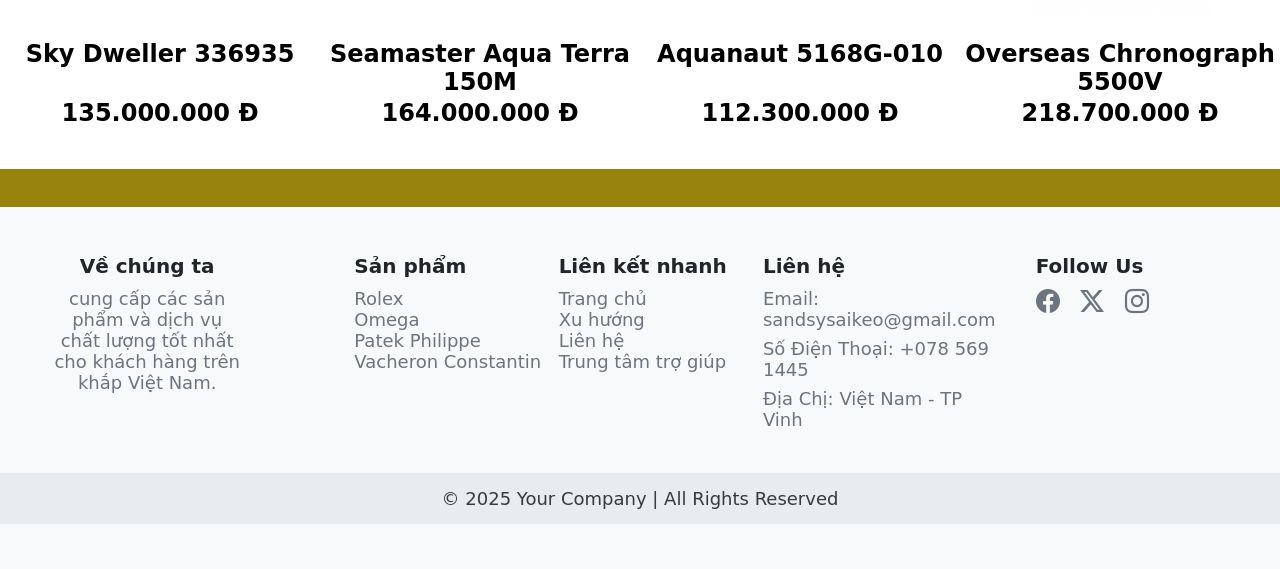
<file: O.Constellation Globemaster.html>
<!DOCTYPE html>
<html lang="en">
    <head>
        <meta charset="UTF-8">
        <meta name="viewport" content="width=device-width, initial-scale=1.0">
        <title>Giới Thiệu Sản Phẩm và Thanh Toán</title>
        <link rel="stylesheet" href="css/banhang.css">
        <link rel="stylesheet" href="https://cdn.jsdelivr.net/npm/bootstrap-icons@1.11.3/font/bootstrap-icons.min.css">
    </head>
    <body>
        
        <!-- header -->
        <header class="m-header">
        <div class="header-bg">
            <div>
                <a href="index.html"><img src="img/LOGO Image Dec 1, 2025, 05_41_13 PM.png" width="100px" height="90px"></a>
            </div>
            <div class="search">
            <input type="text" placeholder="Tìm kiếm...">
            <button><span>🔍</span></button>
            </div>
            <div>
            <a href="dangki.html" class="button-link">Đăng Nhập</a>
            </div>
        </div>
        </header>

        <!-- menu -->
        <nav class="menu">
            <ul>
                <li><a href="index.html">Trang Chủ</a></li>
                <li><a href="Rolex.html">Rolex</a></li>
                <li><a href="Omega.html">Omega</a></li>
                <li><a href="Patek Philippe.html">Patek philippe</a></li>
                <li><a href="Vacheron Constantin.html">Vacheron Constantin</a></li>
            </ul>
        </nav>

        <br><br><br><br>

        <!-- san pham -->
        <div class="sp-body">
            <div class="sp-img">
                <img src="img/omega-constellation-globemaster-watch-130-30-39-21-03-001-39mm.jpg_980_980.png"/>
            </div>
            <div class="sp">
                <h1>Constellation Globemaster</h1>
                <p class="sp-p">196.000,000 Đ</p>
                <div class="sp-button">
                    <a href="thanhtoan.html">MUA NGAY</a>
                </div>
                <hr>
                <h2>CHI TIẾT SẢN PHẨM</h2>
                <p>Globemaster đã là một cái tên huyền thoại trong gia đình OMEGA. Giờ đây, nó đã được cập nhật để trở thành Master Chronometer đầu tiên trên thế giới, nâng cao hơn nữa danh tiếng của nó trong ngành chế tạo đồng hồ.</p>
                <p>Cùng với tiêu chuẩn mới về chất lượng, thiết kế đơn giản nhưng quyến rũ khiến chiếc đồng hồ này trở thành đối tượng đáng mơ ước thực sự. Đối với mẫu này, vỏ thép không gỉ có viền bezel bằng kim loại cứng chống trầy xước, với ngôi sao Constellation được mạ rhodium, các kim và cọc số cũng được lấp đầy bằng Super-LumiNova phát sáng. <br><br>Mặt sau bao gồm huy chương của Đài quan sát trung tâm bằng thép không gỉ, trong khi mặt số "Pie Pan" màu xanh lam được đánh bóng bằng ánh nắng gợi nhớ đến mẫu Constellation đầu tiên năm 1952. <br><br> Thiết kế được hoàn thiện bằng dây đeo bằng thép không gỉ 3 hàng mới với các liên kết trung tâm hơi cong và cốt lõi của đồng hồ được điều khiển bởi Co-Axial Master Chronometer Calibre 8900 của OMEGA, nổi bật với công nghệ chống từ mang tính cách mạng.</p>
            </div>
        </div>
        
        <div class="xh-bg">
        <P style="margin-left: 50px; font-size: 40px; color: black; font-weight: bold;"><a class="link-ho" href="xuhuong.html" >Xu Hướng Hiện Nay!</a></P>

        <!-- sell -->
        <div class="sell">
            <div class="sell2">
                <div>
                    <a href="R.Sky Dweller 336935.html"><img src="img/1-16.jpg" alt="Sky Dweller"></a>
                </div>
                <a href="R.Sky Dweller 336935.html" class="link-ho">Sky Dweller 336935</a><br>
                <a href="R.Sky Dweller 336935.html" class="link-ho" style="font-weight: bold; color: black;">135.000.000 Đ</a>
            </div>
            <div class="sell2">
                <div>
                    <a href="O.Seamaster Aqua Terra 150M.html"><img src="img/9-18602-4.png" alt="Seamaster"></a>
                </div>
                <a href="O.Seamaster Aqua Terra 150M.html" class="link-ho">Seamaster Aqua Terra 150M</a><br>
                <a href="O.Seamaster Aqua Terra 150M.html" class="link-ho" style="font-weight: bold; color: black;">164.000.000 Đ</a>
            </div>
            <div class="sell2">
                <div>
                    <a href="P.Aquanaut 5168G-010.html"><img src="img/PATEK-PHILIPPE-AQUANAUT-JUMBO-WHITE-GOLD-5168G-010-scaled.jpg" alt="Aquanaut"></a>
                </div>
                <a href="P.Aquanaut 5168G-010.html" class="link-ho">Aquanaut 5168G-010</a><br>
                <a href="P.Aquanaut 5168G-010.html" class="link-ho" style="font-weight: bold; color: black;">112.300.000 Đ</a>
            </div>
            <div class="sell2">
                <div>
                    <a href="V.Overseas Chronograph 5500v.html"><img src="img/37500465_0.jpg" alt="Overseas"></a>
                </div>
                <a href="V.Overseas Chronograph 5500v.html" class="link-ho">Overseas Chronograph 5500V</a><br>
                <a href="V.Overseas Chronograph 5500v.html" class="link-ho" style="font-weight: bold; color: black;">218.700.000 Đ</a>
            </div>
        </div>
        </div>

        <br><br>
        
        <!-- footer -->
        <footer>
            <div class="footer-m">
                <div class="footer-t" style="margin-right: 100px;" align="center">
                    <h6>Về chúng ta</h6>
                    <p>cung cấp các sản phẩm và dịch vụ chất lượng tốt nhất cho khách hàng trên khắp Việt Nam.</p>
                </div>
                <div class="footer-t">
                    <h6>Sản phẩm</h6>
                    <a href="Rolex.html">Rolex</a><br>
                    <a href="Omega.html">Omega</a><br>
                    <a href="Patek Philippe.html">Patek Philippe</a><br>
                    <a href="Vacheron Constantin.html">Vacheron Constantin</a>
                </div>
                <div class="footer-t">
                    <h6>Liên kết nhanh</h6>
                    <a href="index.html">Trang chủ</a><br>
                    <a href="xuhuong.html">Xu hướng</a><br>
                    <a href="lienhe.html">Liên hệ</a><br>
                    <a href="trogiup.html">Trung tâm trợ giúp</a>
                </div>
                <div class="footer-t">
                    <h6>Liên hệ</h6>
                    <p>Email: sandsysaikeo@gmail.com</p>
                    <p>Số Điện Thoại: +078 569 1445</p>
                    <p>Địa Chị: Việt Nam - TP Vinh</p>
                </div>
                <div class="footer-t" style="margin-left: 30px;">
                    <h6>Follow Us</h6>
                    <a href="https://www.facebook.com/" style="font-size: 24px;"><i class="bi bi-facebook"></i></a>
                    <a href="https://x.com/" style="font-size: 24px; margin: 0 15px;"><i class="bi bi-twitter-x"></i></a>
                    <a href="https://www.instagram.com/" style="font-size: 24px;"><i class="bi bi-instagram"></i></a>
                </div>
            </div>
            <div class="footer-line">
                &copy; 2025 Your Company | All Rights Reserved
            </div>
        </footer>
    </body>
</html>
</file>
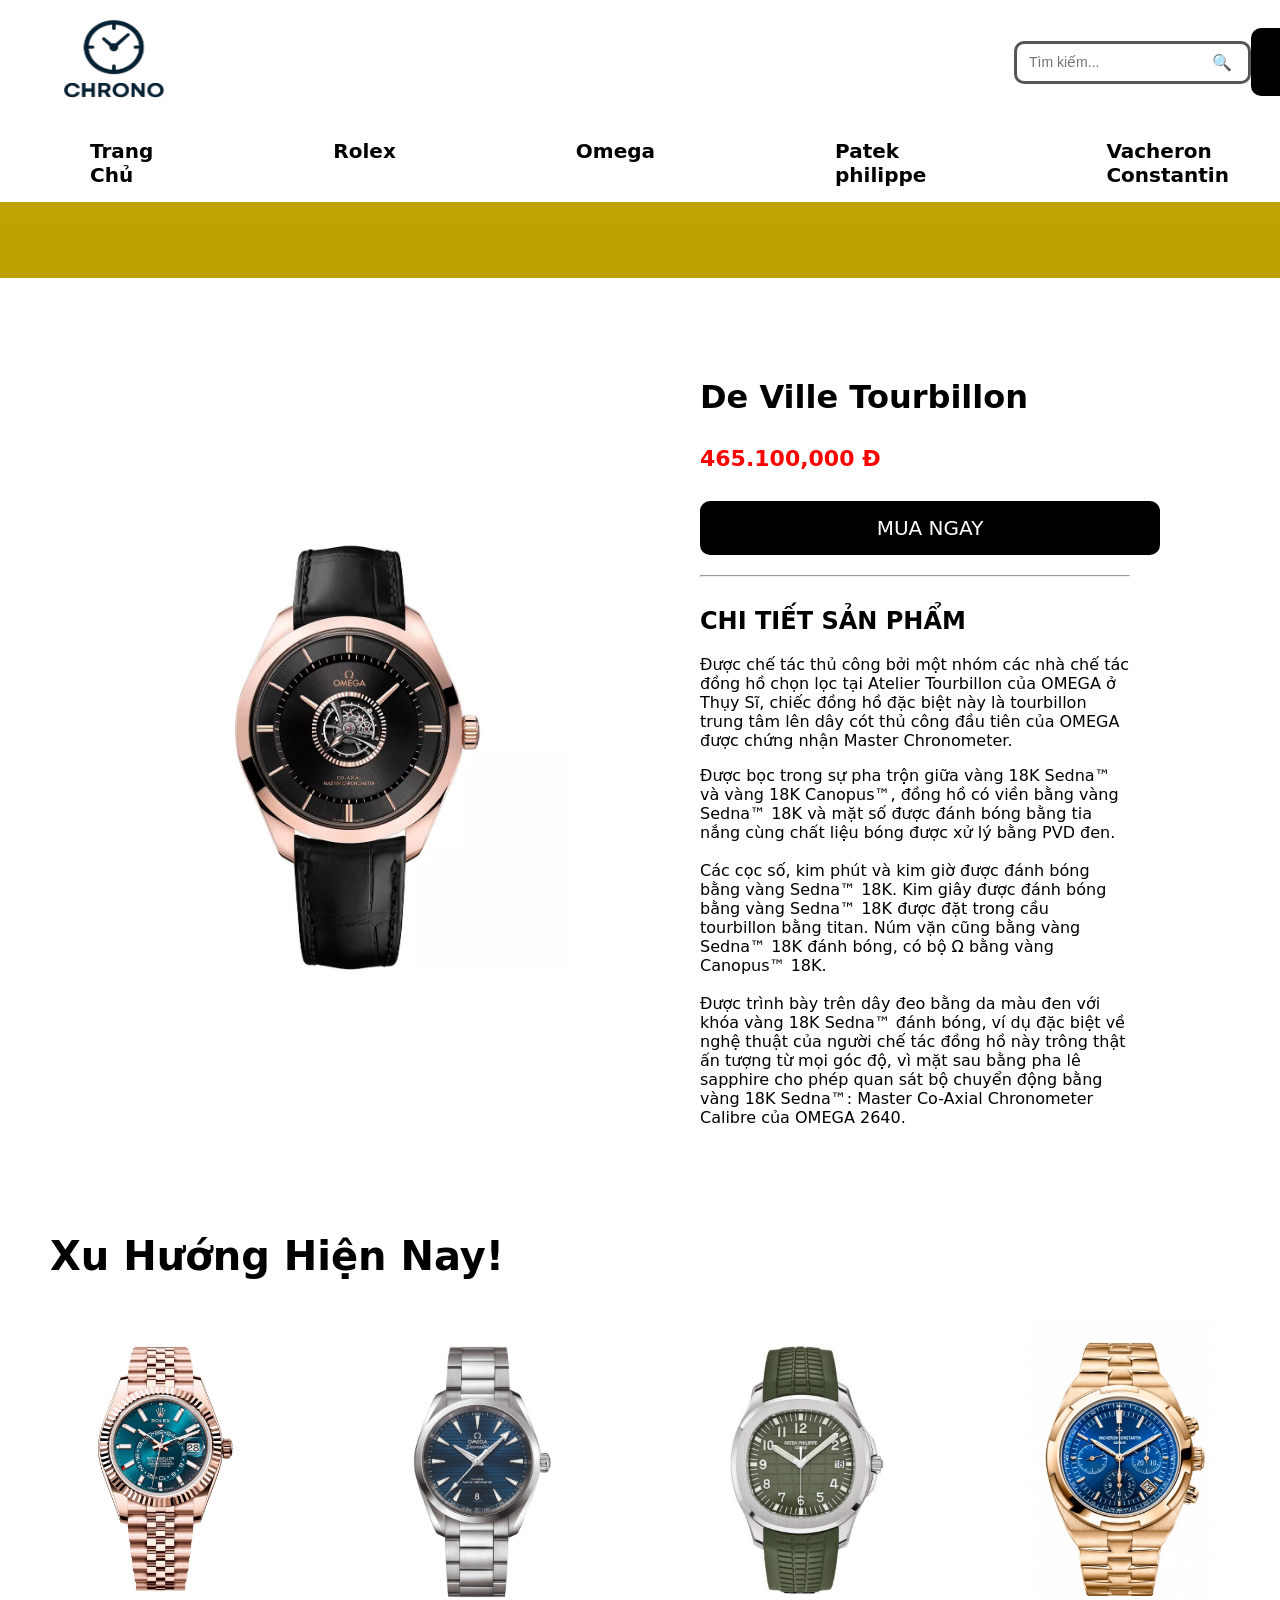
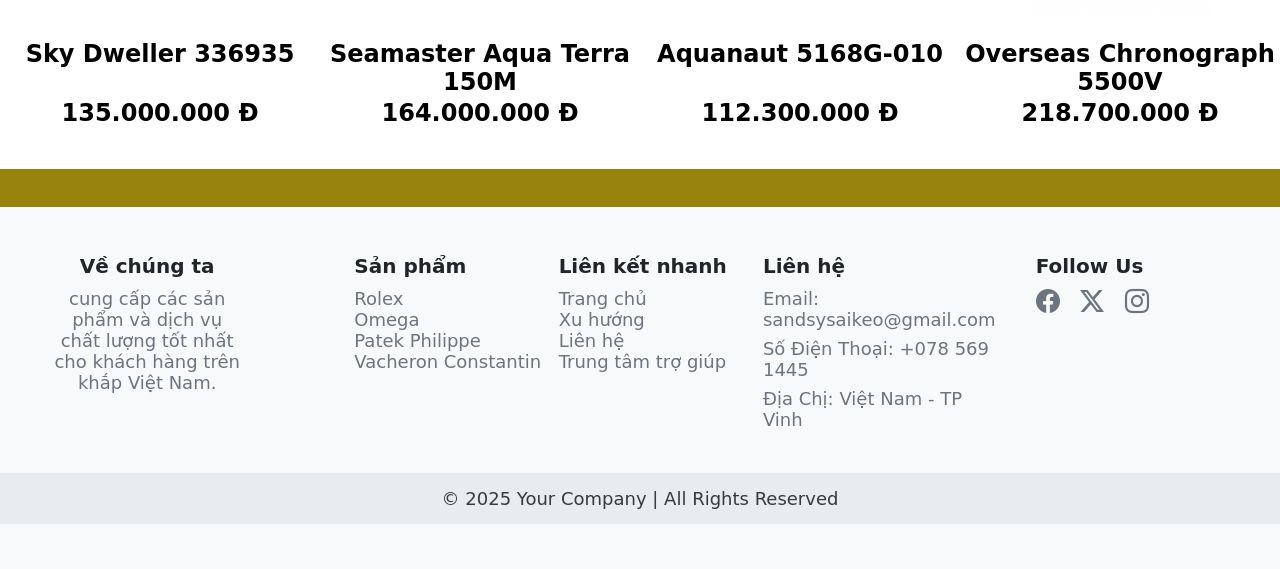
<file: O.De Ville Tourbillon.html>
<!DOCTYPE html>
<html lang="en">
    <head>
        <meta charset="UTF-8">
        <meta name="viewport" content="width=device-width, initial-scale=1.0">
        <title>Giới Thiệu Sản Phẩm và Thanh Toán</title>
        <link rel="stylesheet" href="css/banhang.css">
        <link rel="stylesheet" href="https://cdn.jsdelivr.net/npm/bootstrap-icons@1.11.3/font/bootstrap-icons.min.css">
    </head>
    <body>
        
        <!-- header -->
        <header class="m-header">
        <div class="header-bg">
            <div>
                <a href="index.html"><img src="img/LOGO Image Dec 1, 2025, 05_41_13 PM.png" width="100px" height="90px"></a>
            </div>
            <div class="search">
            <input type="text" placeholder="Tìm kiếm...">
            <button><span>🔍</span></button>
            </div>
            <div>
            <a href="dangki.html" class="button-link">Đăng Nhập</a>
            </div>
        </div>
        </header>

        <!-- menu -->
        <nav class="menu">
            <ul>
                <li><a href="index.html">Trang Chủ</a></li>
                <li><a href="Rolex.html">Rolex</a></li>
                <li><a href="Omega.html">Omega</a></li>
                <li><a href="Patek Philippe.html">Patek philippe</a></li>
                <li><a href="Vacheron Constantin.html">Vacheron Constantin</a></li>
            </ul>
        </nav>

        <br><br><br><br>

        <!-- san pham -->
        <div class="sp-body">
            <div class="sp-img">
                <img src="img/omega-de-ville-529-53-43-22-01-001-tourbillon-numbered-43mm.jpg_980_980.png"/>
            </div>
            <div class="sp">
                <h1>De Ville Tourbillon</h1>
                <p class="sp-p">465.100,000 Đ</p>
                <div class="sp-button">
                    <a href="thanhtoan.html">MUA NGAY</a>
                </div>
                <hr>
                <h2>CHI TIẾT SẢN PHẨM</h2>
                <p>Được chế tác thủ công bởi một nhóm các nhà chế tác đồng hồ chọn lọc tại Atelier Tourbillon của OMEGA ở Thụy Sĩ, chiếc đồng hồ đặc biệt này là tourbillon trung tâm lên dây cót thủ công đầu tiên của OMEGA được chứng nhận Master Chronometer.</p>
                <p>Được bọc trong sự pha trộn giữa vàng 18K Sedna™ và vàng 18K Canopus™, đồng hồ có viền bằng vàng Sedna™ 18K và mặt số được đánh bóng bằng tia nắng cùng chất liệu bóng được xử lý bằng PVD đen. <br><br>Các cọc số, kim phút và kim giờ được đánh bóng bằng vàng Sedna™ 18K. Kim giây được đánh bóng bằng vàng Sedna™ 18K được đặt trong cầu tourbillon bằng titan. Núm vặn cũng bằng vàng Sedna™ 18K đánh bóng, có bộ Ω bằng vàng Canopus™ 18K. <br><br>Được trình bày trên dây đeo bằng da màu đen với khóa vàng 18K Sedna™ đánh bóng, ví dụ đặc biệt về nghệ thuật của người chế tác đồng hồ này trông thật ấn tượng từ mọi góc độ, vì mặt sau bằng pha lê sapphire cho phép quan sát bộ chuyển động bằng vàng 18K Sedna™: Master Co-Axial Chronometer Calibre của OMEGA 2640.</p>
            </div>
        </div>
        
        <div class="xh-bg">
        <P style="margin-left: 50px; font-size: 40px; color: black; font-weight: bold;"><a class="link-ho" href="xuhuong.html" >Xu Hướng Hiện Nay!</a></P>

        <!-- sell -->
        <div class="sell">
            <div class="sell2">
                <div>
                    <a href="R.Sky Dweller 336935.html"><img src="img/1-16.jpg" alt="Sky Dweller"></a>
                </div>
                <a href="R.Sky Dweller 336935.html" class="link-ho">Sky Dweller 336935</a><br>
                <a href="R.Sky Dweller 336935.html" class="link-ho" style="font-weight: bold; color: black;">135.000.000 Đ</a>
            </div>
            <div class="sell2">
                <div>
                    <a href="O.Seamaster Aqua Terra 150M.html"><img src="img/9-18602-4.png" alt="Seamaster"></a>
                </div>
                <a href="O.Seamaster Aqua Terra 150M.html" class="link-ho">Seamaster Aqua Terra 150M</a><br>
                <a href="O.Seamaster Aqua Terra 150M.html" class="link-ho" style="font-weight: bold; color: black;">164.000.000 Đ</a>
            </div>
            <div class="sell2">
                <div>
                    <a href="P.Aquanaut 5168G-010.html"><img src="img/PATEK-PHILIPPE-AQUANAUT-JUMBO-WHITE-GOLD-5168G-010-scaled.jpg" alt="Aquanaut"></a>
                </div>
                <a href="P.Aquanaut 5168G-010.html" class="link-ho">Aquanaut 5168G-010</a><br>
                <a href="P.Aquanaut 5168G-010.html" class="link-ho" style="font-weight: bold; color: black;">112.300.000 Đ</a>
            </div>
            <div class="sell2">
                <div>
                    <a href="V.Overseas Chronograph 5500v.html"><img src="img/37500465_0.jpg" alt="Overseas"></a>
                </div>
                <a href="V.Overseas Chronograph 5500v.html" class="link-ho">Overseas Chronograph 5500V</a><br>
                <a href="V.Overseas Chronograph 5500v.html" class="link-ho" style="font-weight: bold; color: black;">218.700.000 Đ</a>
            </div>
        </div>
        </div>

        <br><br>
        
        <!-- footer -->
        <footer>
            <div class="footer-m">
                <div class="footer-t" style="margin-right: 100px;" align="center">
                    <h6>Về chúng ta</h6>
                    <p>cung cấp các sản phẩm và dịch vụ chất lượng tốt nhất cho khách hàng trên khắp Việt Nam.</p>
                </div>
                <div class="footer-t">
                    <h6>Sản phẩm</h6>
                    <a href="Rolex.html">Rolex</a><br>
                    <a href="Omega.html">Omega</a><br>
                    <a href="Patek Philippe.html">Patek Philippe</a><br>
                    <a href="Vacheron Constantin.html">Vacheron Constantin</a>
                </div>
                <div class="footer-t">
                    <h6>Liên kết nhanh</h6>
                    <a href="index.html">Trang chủ</a><br>
                    <a href="xuhuong.html">Xu hướng</a><br>
                    <a href="lienhe.html">Liên hệ</a><br>
                    <a href="trogiup.html">Trung tâm trợ giúp</a>
                </div>
                <div class="footer-t">
                    <h6>Liên hệ</h6>
                    <p>Email: sandsysaikeo@gmail.com</p>
                    <p>Số Điện Thoại: +078 569 1445</p>
                    <p>Địa Chị: Việt Nam - TP Vinh</p>
                </div>
                <div class="footer-t" style="margin-left: 30px;">
                    <h6>Follow Us</h6>
                    <a href="https://www.facebook.com/" style="font-size: 24px;"><i class="bi bi-facebook"></i></a>
                    <a href="https://x.com/" style="font-size: 24px; margin: 0 15px;"><i class="bi bi-twitter-x"></i></a>
                    <a href="https://www.instagram.com/" style="font-size: 24px;"><i class="bi bi-instagram"></i></a>
                </div>
            </div>
            <div class="footer-line">
                &copy; 2025 Your Company | All Rights Reserved
            </div>
        </footer>
    </body>
</html>
</file>
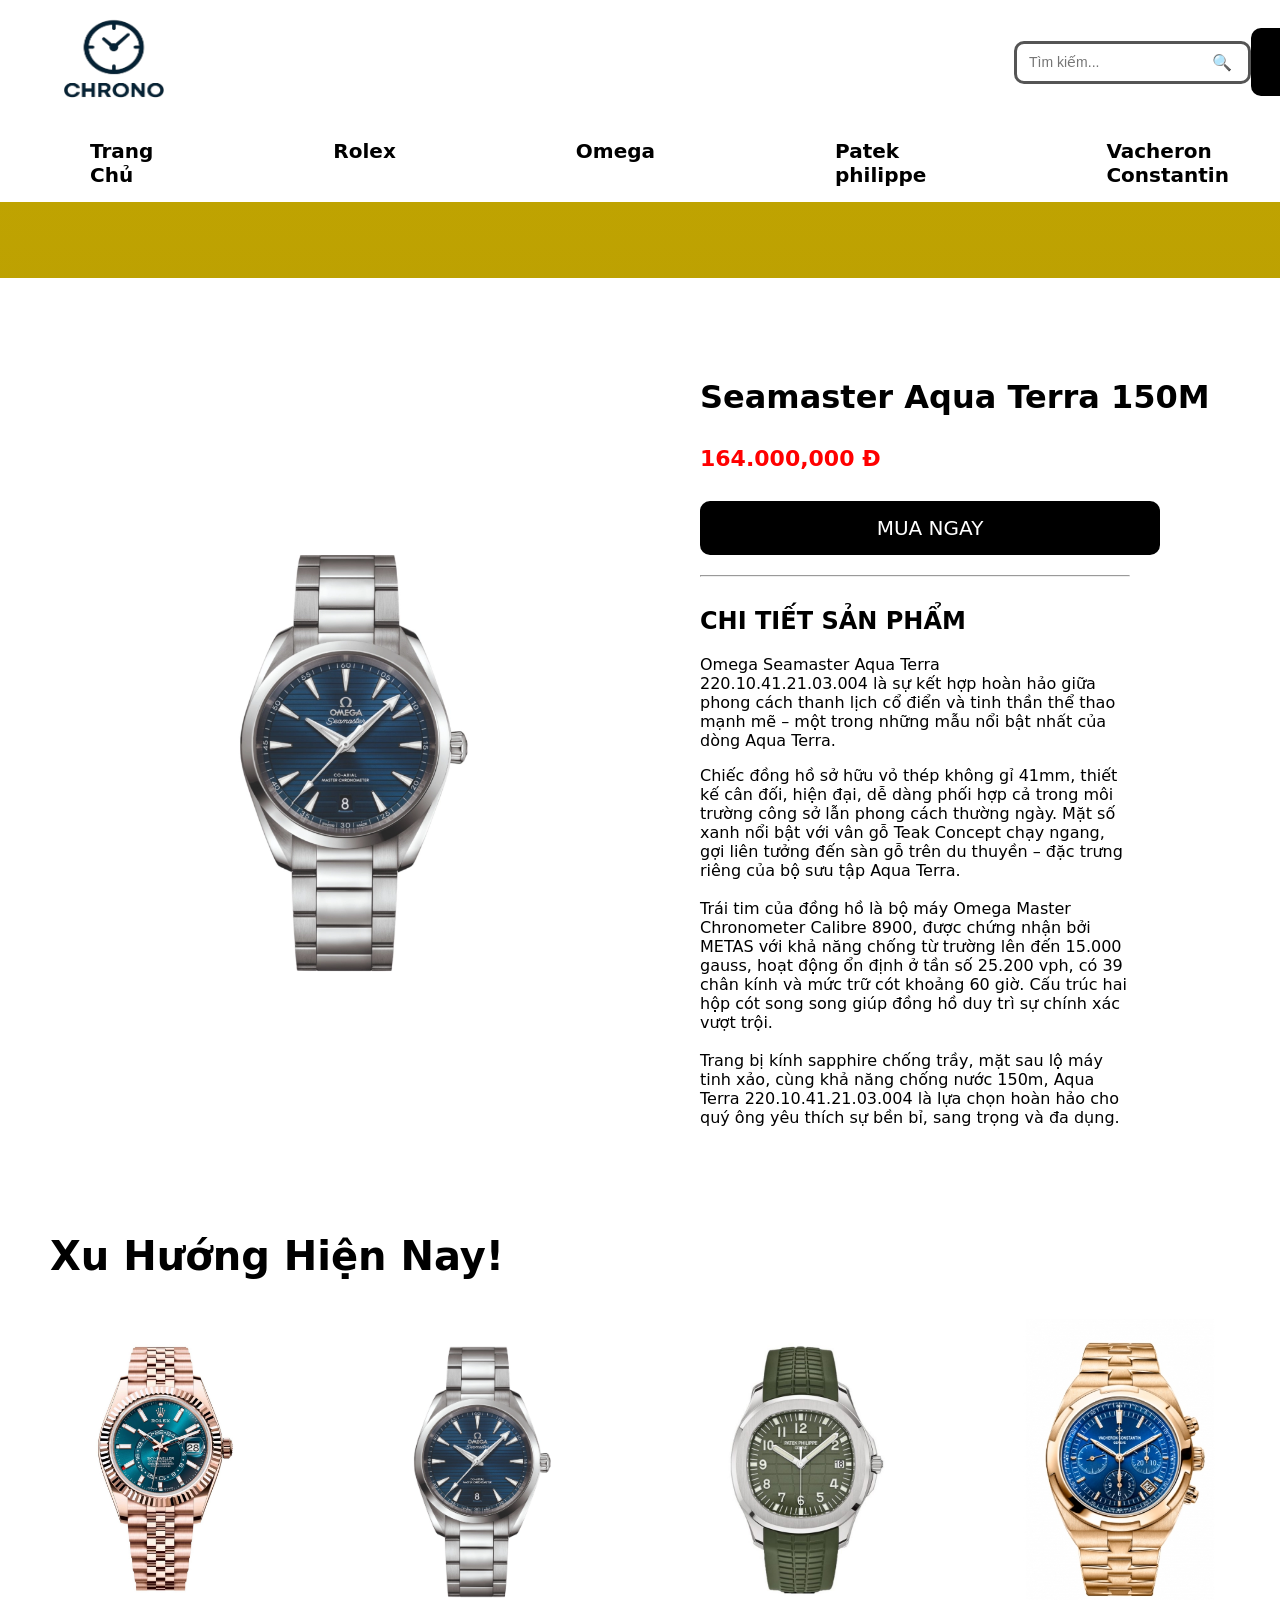
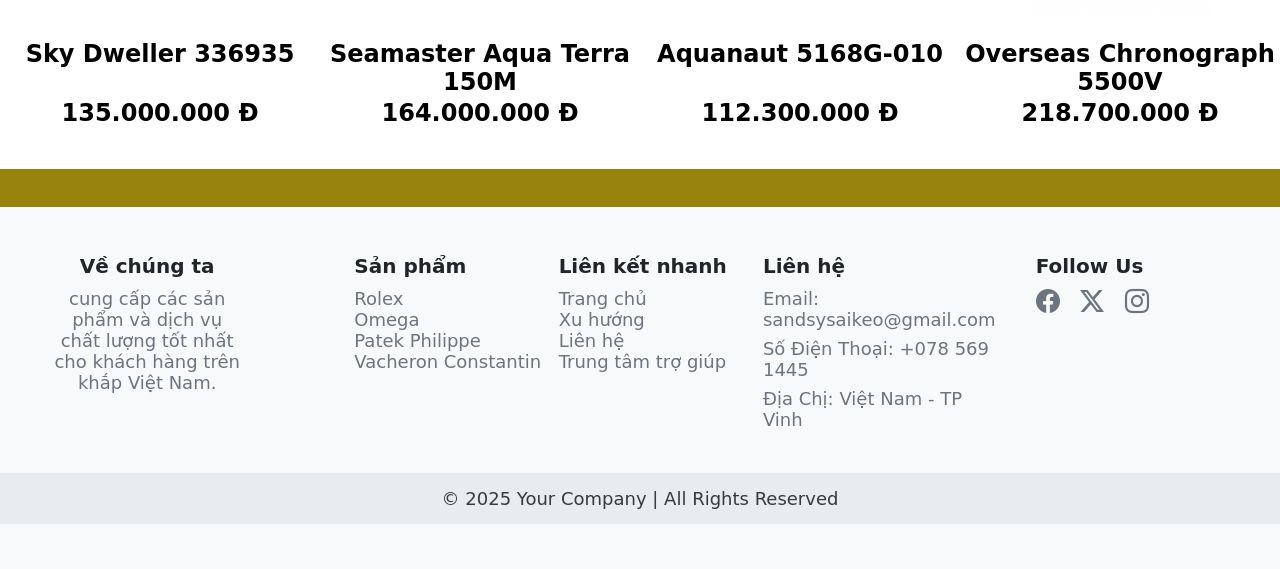
<file: O.Seamaster Aqua Terra 150M.html>
<!DOCTYPE html>
<html lang="en">
    <head>
        <meta charset="UTF-8">
        <meta name="viewport" content="width=device-width, initial-scale=1.0">
        <title>Giới Thiệu Sản Phẩm và Thanh Toán</title>
        <link rel="stylesheet" href="css/banhang.css">
        <link rel="stylesheet" href="https://cdn.jsdelivr.net/npm/bootstrap-icons@1.11.3/font/bootstrap-icons.min.css">
    </head>
    <body>
        
        <!-- header -->
        <header class="m-header">
        <div class="header-bg">
            <div>
                <a href="index.html"><img src="img/LOGO Image Dec 1, 2025, 05_41_13 PM.png" width="100px" height="90px"></a>
            </div>
            <div class="search">
            <input type="text" placeholder="Tìm kiếm...">
            <button><span>🔍</span></button>
            </div>
            <div>
            <a href="dangki.html" class="button-link">Đăng Nhập</a>
            </div>
        </div>
        </header>

        <!-- menu -->
        <nav class="menu">
            <ul>
                <li><a href="index.html">Trang Chủ</a></li>
                <li><a href="Rolex.html">Rolex</a></li>
                <li><a href="Omega.html">Omega</a></li>
                <li><a href="Patek Philippe.html">Patek philippe</a></li>
                <li><a href="Vacheron Constantin.html">Vacheron Constantin</a></li>
            </ul>
        </nav>

        <br><br><br><br>

        <!-- san pham -->
        <div class="sp-body">
            <div class="sp-img">
                <img src="img/9-18602-4.png"/>
            </div>
            <div class="sp">
                <h1>Seamaster Aqua Terra 150M</h1>
                <p class="sp-p">164.000,000 Đ</p>
                <div class="sp-button">
                    <a href="thanhtoan.html">MUA NGAY</a>
                </div>
                <hr>
                <h2>CHI TIẾT SẢN PHẨM</h2>
                <p>Omega Seamaster Aqua Terra 220.10.41.21.03.004 là sự kết hợp hoàn hảo giữa phong cách thanh lịch cổ điển và tinh thần thể thao mạnh mẽ – một trong những mẫu nổi bật nhất của dòng Aqua Terra.</p>
                <p>Chiếc đồng hồ sở hữu vỏ thép không gỉ 41mm, thiết kế cân đối, hiện đại, dễ dàng phối hợp cả trong môi trường công sở lẫn phong cách thường ngày. Mặt số xanh nổi bật với vân gỗ Teak Concept chạy ngang, gợi liên tưởng đến sàn gỗ trên du thuyền – đặc trưng riêng của bộ sưu tập Aqua Terra. <br> <br>Trái tim của đồng hồ là bộ máy Omega Master Chronometer Calibre 8900, được chứng nhận bởi METAS với khả năng chống từ trường lên đến 15.000 gauss, hoạt động ổn định ở tần số 25.200 vph, có 39 chân kính và mức trữ cót khoảng 60 giờ. Cấu trúc hai hộp cót song song giúp đồng hồ duy trì sự chính xác vượt trội. <br> <br>Trang bị kính sapphire chống trầy, mặt sau lộ máy tinh xảo, cùng khả năng chống nước 150m, Aqua Terra 220.10.41.21.03.004 là lựa chọn hoàn hảo cho quý ông yêu thích sự bền bỉ, sang trọng và đa dụng.</p>
            </div>
        </div>
        
        <div class="xh-bg">
        <P style="margin-left: 50px; font-size: 40px; color: black; font-weight: bold;"><a class="link-ho" href="xuhuong.html" >Xu Hướng Hiện Nay!</a></P>

        <!-- sell -->
        <div class="sell">
            <div class="sell2">
                <div>
                    <a href="R.Sky Dweller 336935.html"><img src="img/1-16.jpg" alt="Sky Dweller"></a>
                </div>
                <a href="R.Sky Dweller 336935.html" class="link-ho">Sky Dweller 336935</a><br>
                <a href="R.Sky Dweller 336935.html" class="link-ho" style="font-weight: bold; color: black;">135.000.000 Đ</a>
            </div>
            <div class="sell2">
                <div>
                    <a href="O.Seamaster Aqua Terra 150M.html"><img src="img/9-18602-4.png" alt="Seamaster"></a>
                </div>
                <a href="O.Seamaster Aqua Terra 150M.html" class="link-ho">Seamaster Aqua Terra 150M</a><br>
                <a href="O.Seamaster Aqua Terra 150M.html" class="link-ho" style="font-weight: bold; color: black;">164.000.000 Đ</a>
            </div>
            <div class="sell2">
                <div>
                    <a href="P.Aquanaut 5168G-010.html"><img src="img/PATEK-PHILIPPE-AQUANAUT-JUMBO-WHITE-GOLD-5168G-010-scaled.jpg" alt="Aquanaut"></a>
                </div>
                <a href="P.Aquanaut 5168G-010.html" class="link-ho">Aquanaut 5168G-010</a><br>
                <a href="P.Aquanaut 5168G-010.html" class="link-ho" style="font-weight: bold; color: black;">112.300.000 Đ</a>
            </div>
            <div class="sell2">
                <div>
                    <a href="V.Overseas Chronograph 5500v.html"><img src="img/37500465_0.jpg" alt="Overseas"></a>
                </div>
                <a href="V.Overseas Chronograph 5500v.html" class="link-ho">Overseas Chronograph 5500V</a><br>
                <a href="V.Overseas Chronograph 5500v.html" class="link-ho" style="font-weight: bold; color: black;">218.700.000 Đ</a>
            </div>
        </div>
        </div>

        <br><br>
        
        <!-- footer -->
        <footer>
            <div class="footer-m">
                <div class="footer-t" style="margin-right: 100px;" align="center">
                    <h6>Về chúng ta</h6>
                    <p>cung cấp các sản phẩm và dịch vụ chất lượng tốt nhất cho khách hàng trên khắp Việt Nam.</p>
                </div>
                <div class="footer-t">
                    <h6>Sản phẩm</h6>
                    <a href="Rolex.html">Rolex</a><br>
                    <a href="Omega.html">Omega</a><br>
                    <a href="Patek Philippe.html">Patek Philippe</a><br>
                    <a href="Vacheron Constantin.html">Vacheron Constantin</a>
                </div>
                <div class="footer-t">
                    <h6>Liên kết nhanh</h6>
                    <a href="index.html">Trang chủ</a><br>
                    <a href="xuhuong.html">Xu hướng</a><br>
                    <a href="lienhe.html">Liên hệ</a><br>
                    <a href="trogiup.html">Trung tâm trợ giúp</a>
                </div>
                <div class="footer-t">
                    <h6>Liên hệ</h6>
                    <p>Email: sandsysaikeo@gmail.com</p>
                    <p>Số Điện Thoại: +078 569 1445</p>
                    <p>Địa Chị: Việt Nam - TP Vinh</p>
                </div>
                <div class="footer-t" style="margin-left: 30px;">
                    <h6>Follow Us</h6>
                    <a href="https://www.facebook.com/" style="font-size: 24px;"><i class="bi bi-facebook"></i></a>
                    <a href="https://x.com/" style="font-size: 24px; margin: 0 15px;"><i class="bi bi-twitter-x"></i></a>
                    <a href="https://www.instagram.com/" style="font-size: 24px;"><i class="bi bi-instagram"></i></a>
                </div>
            </div>
            <div class="footer-line">
                &copy; 2025 Your Company | All Rights Reserved
            </div>
        </footer>
    </body>
</html>
</file>
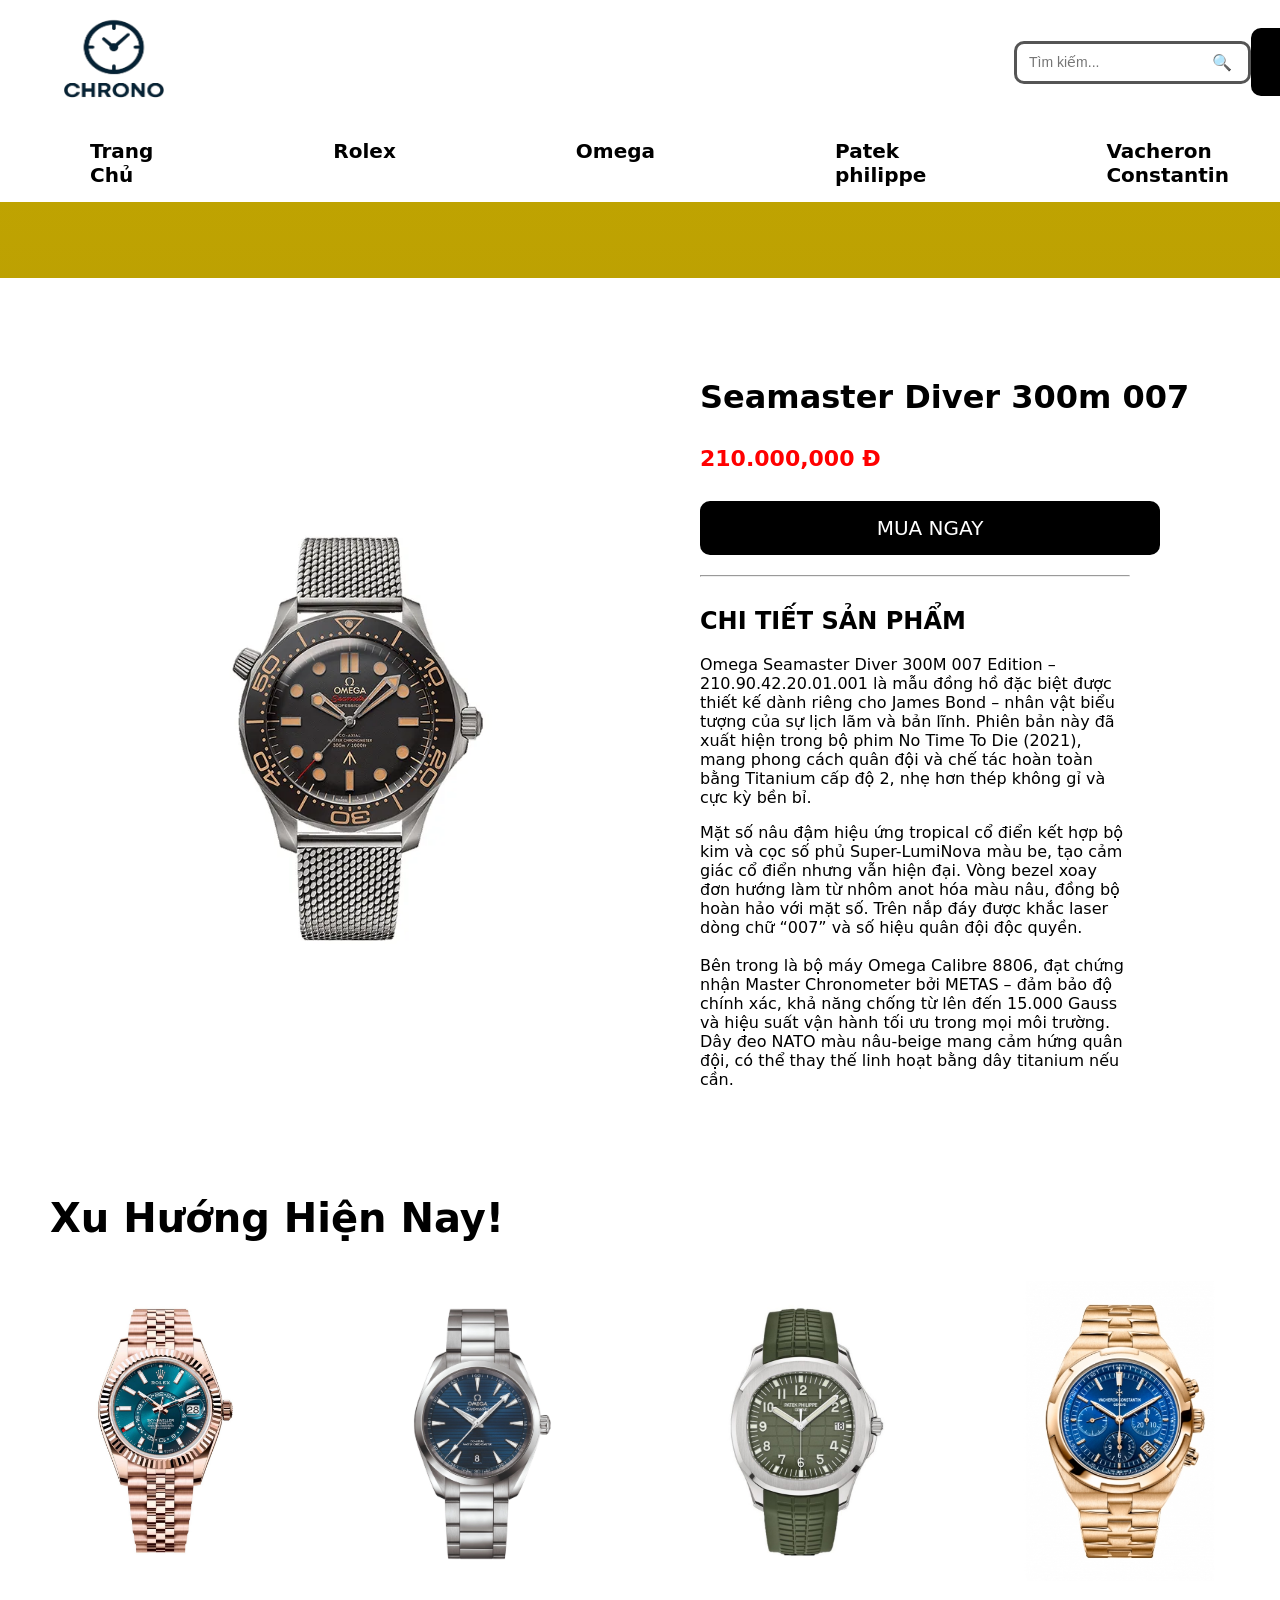
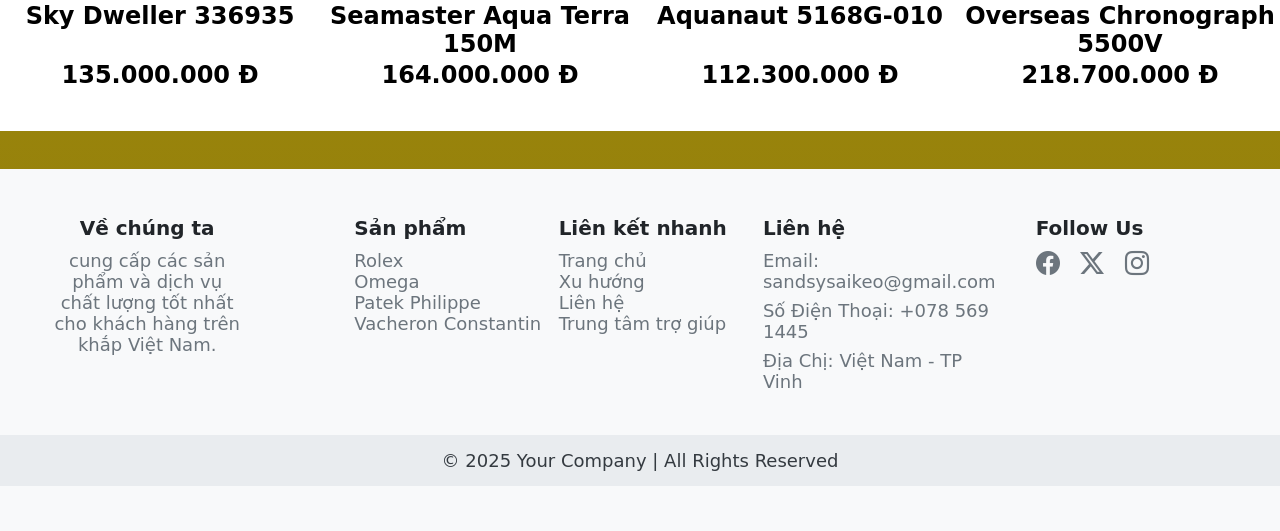
<file: O.Seamaster Diver 300m 007.html>
<!DOCTYPE html>
<html lang="en">
    <head>
        <meta charset="UTF-8">
        <meta name="viewport" content="width=device-width, initial-scale=1.0">
        <title>Giới Thiệu Sản Phẩm và Thanh Toán</title>
        <link rel="stylesheet" href="css/banhang.css">
        <link rel="stylesheet" href="https://cdn.jsdelivr.net/npm/bootstrap-icons@1.11.3/font/bootstrap-icons.min.css">
    </head>
    <body>
        
        <!-- header -->
        <header class="m-header">
        <div class="header-bg">
            <div>
                <a href="index.html"><img src="img/LOGO Image Dec 1, 2025, 05_41_13 PM.png" width="100px" height="90px"></a>
            </div>
            <div class="search">
            <input type="text" placeholder="Tìm kiếm...">
            <button><span>🔍</span></button>
            </div>
            <div>
            <a href="dangki.html" class="button-link">Đăng Nhập</a>
            </div>
        </div>
        </header>

        <!-- menu -->
        <nav class="menu">
            <ul>
                <li><a href="index.html">Trang Chủ</a></li>
                <li><a href="Rolex.html">Rolex</a></li>
                <li><a href="Omega.html">Omega</a></li>
                <li><a href="Patek Philippe.html">Patek philippe</a></li>
                <li><a href="Vacheron Constantin.html">Vacheron Constantin</a></li>
            </ul>
        </nav>

        <br><br><br><br>

        <!-- san pham -->
        <div class="sp-body">
            <div class="sp-img">
                <img src="img/dong-ho-nam-omega-seamaster-300m-007-edition-automatic-men-s-watch-210-90-42-20-01-001-mau-bac-jpg-1706849869-02022024115749.png"/>
            </div>
            <div class="sp">
                <h1>Seamaster Diver 300m 007</h1>
                <p class="sp-p">210.000,000 Đ</p>
                <div class="sp-button">
                    <a href="thanhtoan.html">MUA NGAY</a>
                </div>
                <hr>
                <h2>CHI TIẾT SẢN PHẨM</h2>
                <p>Omega Seamaster Diver 300M 007 Edition – 210.90.42.20.01.001 là mẫu đồng hồ đặc biệt được thiết kế dành riêng cho James Bond – nhân vật biểu tượng của sự lịch lãm và bản lĩnh. Phiên bản này đã xuất hiện trong bộ phim No Time To Die (2021), mang phong cách quân đội và chế tác hoàn toàn bằng Titanium cấp độ 2, nhẹ hơn thép không gỉ và cực kỳ bền bỉ.</p>
                <p>Mặt số nâu đậm hiệu ứng tropical cổ điển kết hợp bộ kim và cọc số phủ Super-LumiNova màu be, tạo cảm giác cổ điển nhưng vẫn hiện đại. Vòng bezel xoay đơn hướng làm từ nhôm anot hóa màu nâu, đồng bộ hoàn hảo với mặt số. Trên nắp đáy được khắc laser dòng chữ “007” và số hiệu quân đội độc quyền. <br><br>Bên trong là bộ máy Omega Calibre 8806, đạt chứng nhận Master Chronometer bởi METAS – đảm bảo độ chính xác, khả năng chống từ lên đến 15.000 Gauss và hiệu suất vận hành tối ưu trong mọi môi trường. Dây đeo NATO màu nâu-beige mang cảm hứng quân đội, có thể thay thế linh hoạt bằng dây titanium nếu cần.</p>
            </div>
        </div>
        
        <div class="xh-bg">
        <P style="margin-left: 50px; font-size: 40px; color: black; font-weight: bold;"><a class="link-ho" href="xuhuong.html" >Xu Hướng Hiện Nay!</a></P>

        <!-- sell -->
        <div class="sell">
            <div class="sell2">
                <div>
                    <a href="R.Sky Dweller 336935.html"><img src="img/1-16.jpg" alt="Sky Dweller"></a>
                </div>
                <a href="R.Sky Dweller 336935.html" class="link-ho">Sky Dweller 336935</a><br>
                <a href="R.Sky Dweller 336935.html" class="link-ho" style="font-weight: bold; color: black;">135.000.000 Đ</a>
            </div>
            <div class="sell2">
                <div>
                    <a href="O.Seamaster Aqua Terra 150M.html"><img src="img/9-18602-4.png" alt="Seamaster"></a>
                </div>
                <a href="O.Seamaster Aqua Terra 150M.html" class="link-ho">Seamaster Aqua Terra 150M</a><br>
                <a href="O.Seamaster Aqua Terra 150M.html" class="link-ho" style="font-weight: bold; color: black;">164.000.000 Đ</a>
            </div>
            <div class="sell2">
                <div>
                    <a href="P.Aquanaut 5168G-010.html"><img src="img/PATEK-PHILIPPE-AQUANAUT-JUMBO-WHITE-GOLD-5168G-010-scaled.jpg" alt="Aquanaut"></a>
                </div>
                <a href="P.Aquanaut 5168G-010.html" class="link-ho">Aquanaut 5168G-010</a><br>
                <a href="P.Aquanaut 5168G-010.html" class="link-ho" style="font-weight: bold; color: black;">112.300.000 Đ</a>
            </div>
            <div class="sell2">
                <div>
                    <a href="V.Overseas Chronograph 5500v.html"><img src="img/37500465_0.jpg" alt="Overseas"></a>
                </div>
                <a href="V.Overseas Chronograph 5500v.html" class="link-ho">Overseas Chronograph 5500V</a><br>
                <a href="V.Overseas Chronograph 5500v.html" class="link-ho" style="font-weight: bold; color: black;">218.700.000 Đ</a>
            </div>
        </div>
        </div>

        <br><br>
        
        <!-- footer -->
        <footer>
            <div class="footer-m">
                <div class="footer-t" style="margin-right: 100px;" align="center">
                    <h6>Về chúng ta</h6>
                    <p>cung cấp các sản phẩm và dịch vụ chất lượng tốt nhất cho khách hàng trên khắp Việt Nam.</p>
                </div>
                <div class="footer-t">
                    <h6>Sản phẩm</h6>
                    <a href="Rolex.html">Rolex</a><br>
                    <a href="Omega.html">Omega</a><br>
                    <a href="Patek Philippe.html">Patek Philippe</a><br>
                    <a href="Vacheron Constantin.html">Vacheron Constantin</a>
                </div>
                <div class="footer-t">
                    <h6>Liên kết nhanh</h6>
                    <a href="index.html">Trang chủ</a><br>
                    <a href="xuhuong.html">Xu hướng</a><br>
                    <a href="lienhe.html">Liên hệ</a><br>
                    <a href="trogiup.html">Trung tâm trợ giúp</a>
                </div>
                <div class="footer-t">
                    <h6>Liên hệ</h6>
                    <p>Email: sandsysaikeo@gmail.com</p>
                    <p>Số Điện Thoại: +078 569 1445</p>
                    <p>Địa Chị: Việt Nam - TP Vinh</p>
                </div>
                <div class="footer-t" style="margin-left: 30px;">
                    <h6>Follow Us</h6>
                    <a href="https://www.facebook.com/" style="font-size: 24px;"><i class="bi bi-facebook"></i></a>
                    <a href="https://x.com/" style="font-size: 24px; margin: 0 15px;"><i class="bi bi-twitter-x"></i></a>
                    <a href="https://www.instagram.com/" style="font-size: 24px;"><i class="bi bi-instagram"></i></a>
                </div>
            </div>
            <div class="footer-line">
                &copy; 2025 Your Company | All Rights Reserved
            </div>
        </footer>
    </body>
</html>
</file>
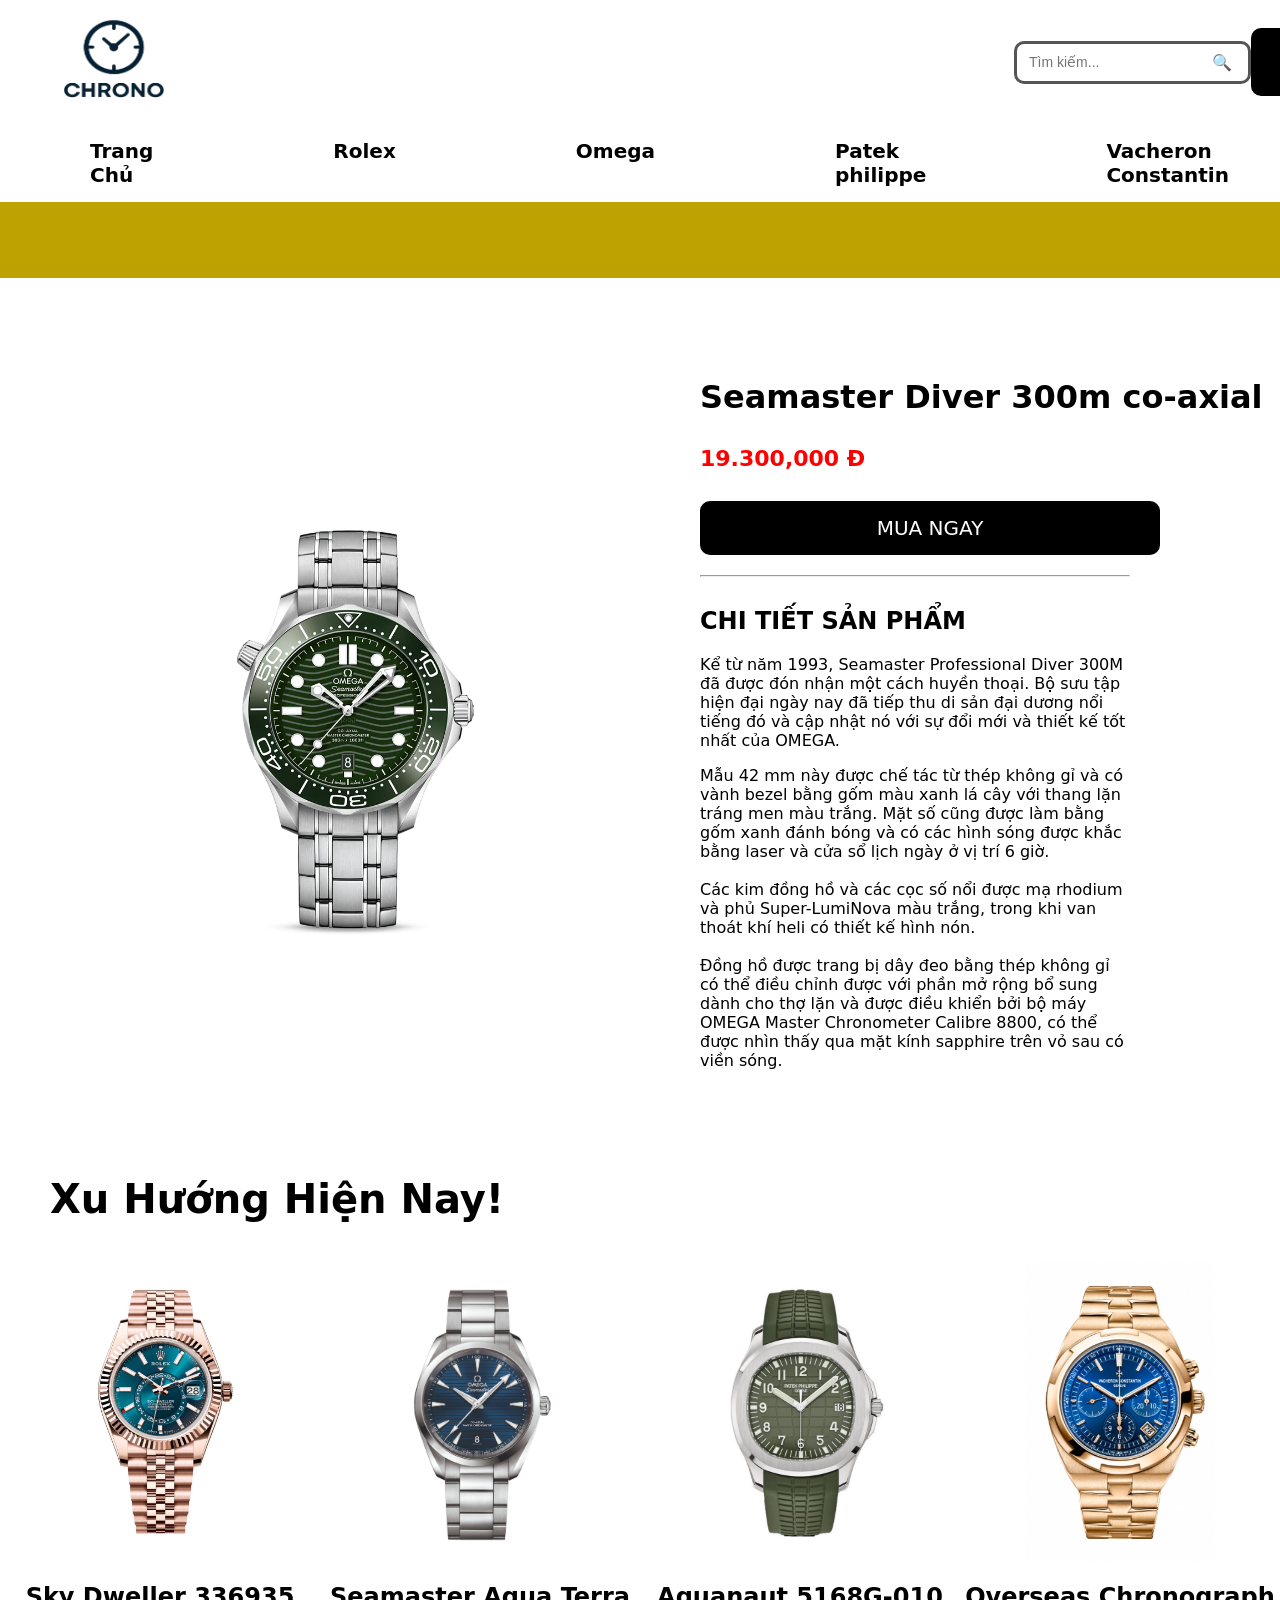
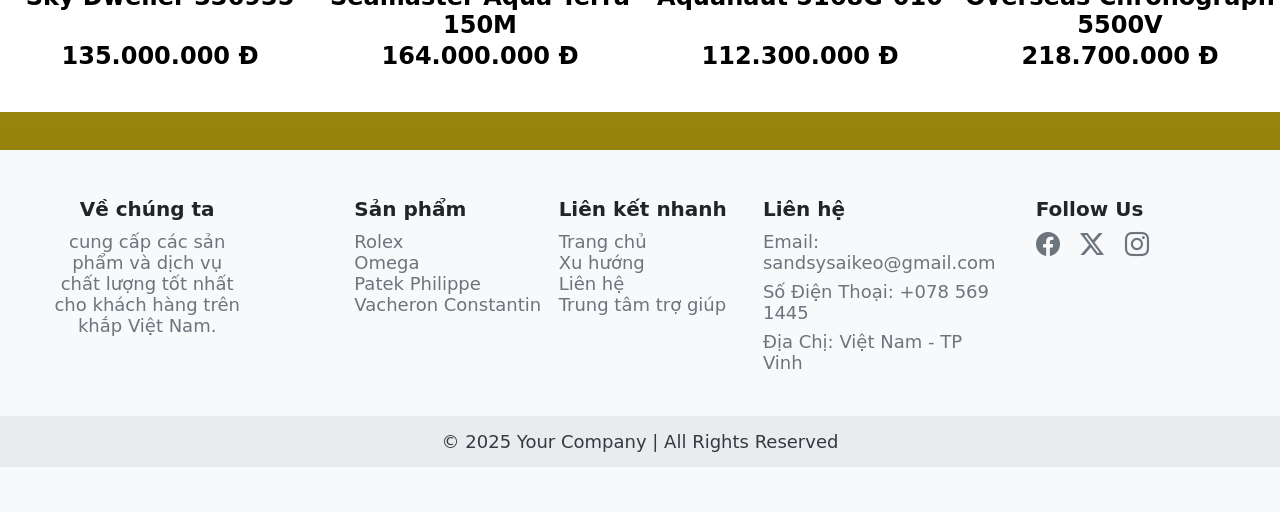
<file: O.Seamaster Diver 300m co-axial.html>
<!DOCTYPE html>
<html lang="en">
    <head>
        <meta charset="UTF-8">
        <meta name="viewport" content="width=device-width, initial-scale=1.0">
        <title>Giới Thiệu Sản Phẩm và Thanh Toán</title>
        <link rel="stylesheet" href="css/banhang.css">
        <link rel="stylesheet" href="https://cdn.jsdelivr.net/npm/bootstrap-icons@1.11.3/font/bootstrap-icons.min.css">
    </head>
    <body>
        
        <!-- header -->
        <header class="m-header">
        <div class="header-bg">
            <div>
                <a href="index.html"><img src="img/LOGO Image Dec 1, 2025, 05_41_13 PM.png" width="100px" height="90px"></a>
            </div>
            <div class="search">
            <input type="text" placeholder="Tìm kiếm...">
            <button><span>🔍</span></button>
            </div>
            <div>
            <a href="dangki.html" class="button-link">Đăng Nhập</a>
            </div>
        </div>
        </header>

        <!-- menu -->
        <nav class="menu">
            <ul>
                <li><a href="index.html">Trang Chủ</a></li>
                <li><a href="Rolex.html">Rolex</a></li>
                <li><a href="Omega.html">Omega</a></li>
                <li><a href="Patek Philippe.html">Patek philippe</a></li>
                <li><a href="Vacheron Constantin.html">Vacheron Constantin</a></li>
            </ul>
        </nav>

        <br><br><br><br>

        <!-- san pham -->
        <div class="sp-body">
            <div class="sp-img">
                <img src="img/17331918_1.webp"/>
            </div>
            <div class="sp">
                <h1>Seamaster Diver 300m co-axial</h1>
                <p class="sp-p">19.300,000 Đ</p>
                <div class="sp-button">
                    <a href="thanhtoan.html">MUA NGAY</a>
                </div>
                <hr>
                <h2>CHI TIẾT SẢN PHẨM</h2>
                <p>Kể từ năm 1993, Seamaster Professional Diver 300M đã được đón nhận một cách huyền thoại. Bộ sưu tập hiện đại ngày nay đã tiếp thu di sản đại dương nổi tiếng đó và cập nhật nó với sự đổi mới và thiết kế tốt nhất của OMEGA.</p>
                <p>Mẫu 42 mm này được chế tác từ thép không gỉ và có vành bezel bằng gốm màu xanh lá cây với thang lặn tráng men màu trắng. Mặt số cũng được làm bằng gốm xanh đánh bóng và có các hình sóng được khắc bằng laser và cửa sổ lịch ngày ở vị trí 6 giờ. <br><br>Các kim đồng hồ và các cọc số nổi được mạ rhodium và phủ Super-LumiNova màu trắng, trong khi van thoát khí heli có thiết kế hình nón. <br><br>Đồng hồ được trang bị dây đeo bằng thép không gỉ có thể điều chỉnh được với phần mở rộng bổ sung dành cho thợ lặn và được điều khiển bởi bộ máy OMEGA Master Chronometer Calibre 8800, có thể được nhìn thấy qua mặt kính sapphire trên vỏ sau có viền sóng.</p>
            </div>
        </div>
        
        <div class="xh-bg">
        <P style="margin-left: 50px; font-size: 40px; color: black; font-weight: bold;"><a class="link-ho" href="xuhuong.html" >Xu Hướng Hiện Nay!</a></P>

        <!-- sell -->
        <div class="sell">
            <div class="sell2">
                <div>
                    <a href="R.Sky Dweller 336935.html"><img src="img/1-16.jpg" alt="Sky Dweller"></a>
                </div>
                <a href="R.Sky Dweller 336935.html" class="link-ho">Sky Dweller 336935</a><br>
                <a href="R.Sky Dweller 336935.html" class="link-ho" style="font-weight: bold; color: black;">135.000.000 Đ</a>
            </div>
            <div class="sell2">
                <div>
                    <a href="O.Seamaster Aqua Terra 150M.html"><img src="img/9-18602-4.png" alt="Seamaster"></a>
                </div>
                <a href="O.Seamaster Aqua Terra 150M.html" class="link-ho">Seamaster Aqua Terra 150M</a><br>
                <a href="O.Seamaster Aqua Terra 150M.html" class="link-ho" style="font-weight: bold; color: black;">164.000.000 Đ</a>
            </div>
            <div class="sell2">
                <div>
                    <a href="P.Aquanaut 5168G-010.html"><img src="img/PATEK-PHILIPPE-AQUANAUT-JUMBO-WHITE-GOLD-5168G-010-scaled.jpg" alt="Aquanaut"></a>
                </div>
                <a href="P.Aquanaut 5168G-010.html" class="link-ho">Aquanaut 5168G-010</a><br>
                <a href="P.Aquanaut 5168G-010.html" class="link-ho" style="font-weight: bold; color: black;">112.300.000 Đ</a>
            </div>
            <div class="sell2">
                <div>
                    <a href="V.Overseas Chronograph 5500v.html"><img src="img/37500465_0.jpg" alt="Overseas"></a>
                </div>
                <a href="V.Overseas Chronograph 5500v.html" class="link-ho">Overseas Chronograph 5500V</a><br>
                <a href="V.Overseas Chronograph 5500v.html" class="link-ho" style="font-weight: bold; color: black;">218.700.000 Đ</a>
            </div>
        </div>
        </div>

        <br><br>
        
        <!-- footer -->
        <footer>
            <div class="footer-m">
                <div class="footer-t" style="margin-right: 100px;" align="center">
                    <h6>Về chúng ta</h6>
                    <p>cung cấp các sản phẩm và dịch vụ chất lượng tốt nhất cho khách hàng trên khắp Việt Nam.</p>
                </div>
                <div class="footer-t">
                    <h6>Sản phẩm</h6>
                    <a href="Rolex.html">Rolex</a><br>
                    <a href="Omega.html">Omega</a><br>
                    <a href="Patek Philippe.html">Patek Philippe</a><br>
                    <a href="Vacheron Constantin.html">Vacheron Constantin</a>
                </div>
                <div class="footer-t">
                    <h6>Liên kết nhanh</h6>
                    <a href="index.html">Trang chủ</a><br>
                    <a href="xuhuong.html">Xu hướng</a><br>
                    <a href="lienhe.html">Liên hệ</a><br>
                    <a href="trogiup.html">Trung tâm trợ giúp</a>
                </div>
                <div class="footer-t">
                    <h6>Liên hệ</h6>
                    <p>Email: sandsysaikeo@gmail.com</p>
                    <p>Số Điện Thoại: +078 569 1445</p>
                    <p>Địa Chị: Việt Nam - TP Vinh</p>
                </div>
                <div class="footer-t" style="margin-left: 30px;">
                    <h6>Follow Us</h6>
                    <a href="https://www.facebook.com/" style="font-size: 24px;"><i class="bi bi-facebook"></i></a>
                    <a href="https://x.com/" style="font-size: 24px; margin: 0 15px;"><i class="bi bi-twitter-x"></i></a>
                    <a href="https://www.instagram.com/" style="font-size: 24px;"><i class="bi bi-instagram"></i></a>
                </div>
            </div>
            <div class="footer-line">
                &copy; 2025 Your Company | All Rights Reserved
            </div>
        </footer>
    </body>
</html>
</file>
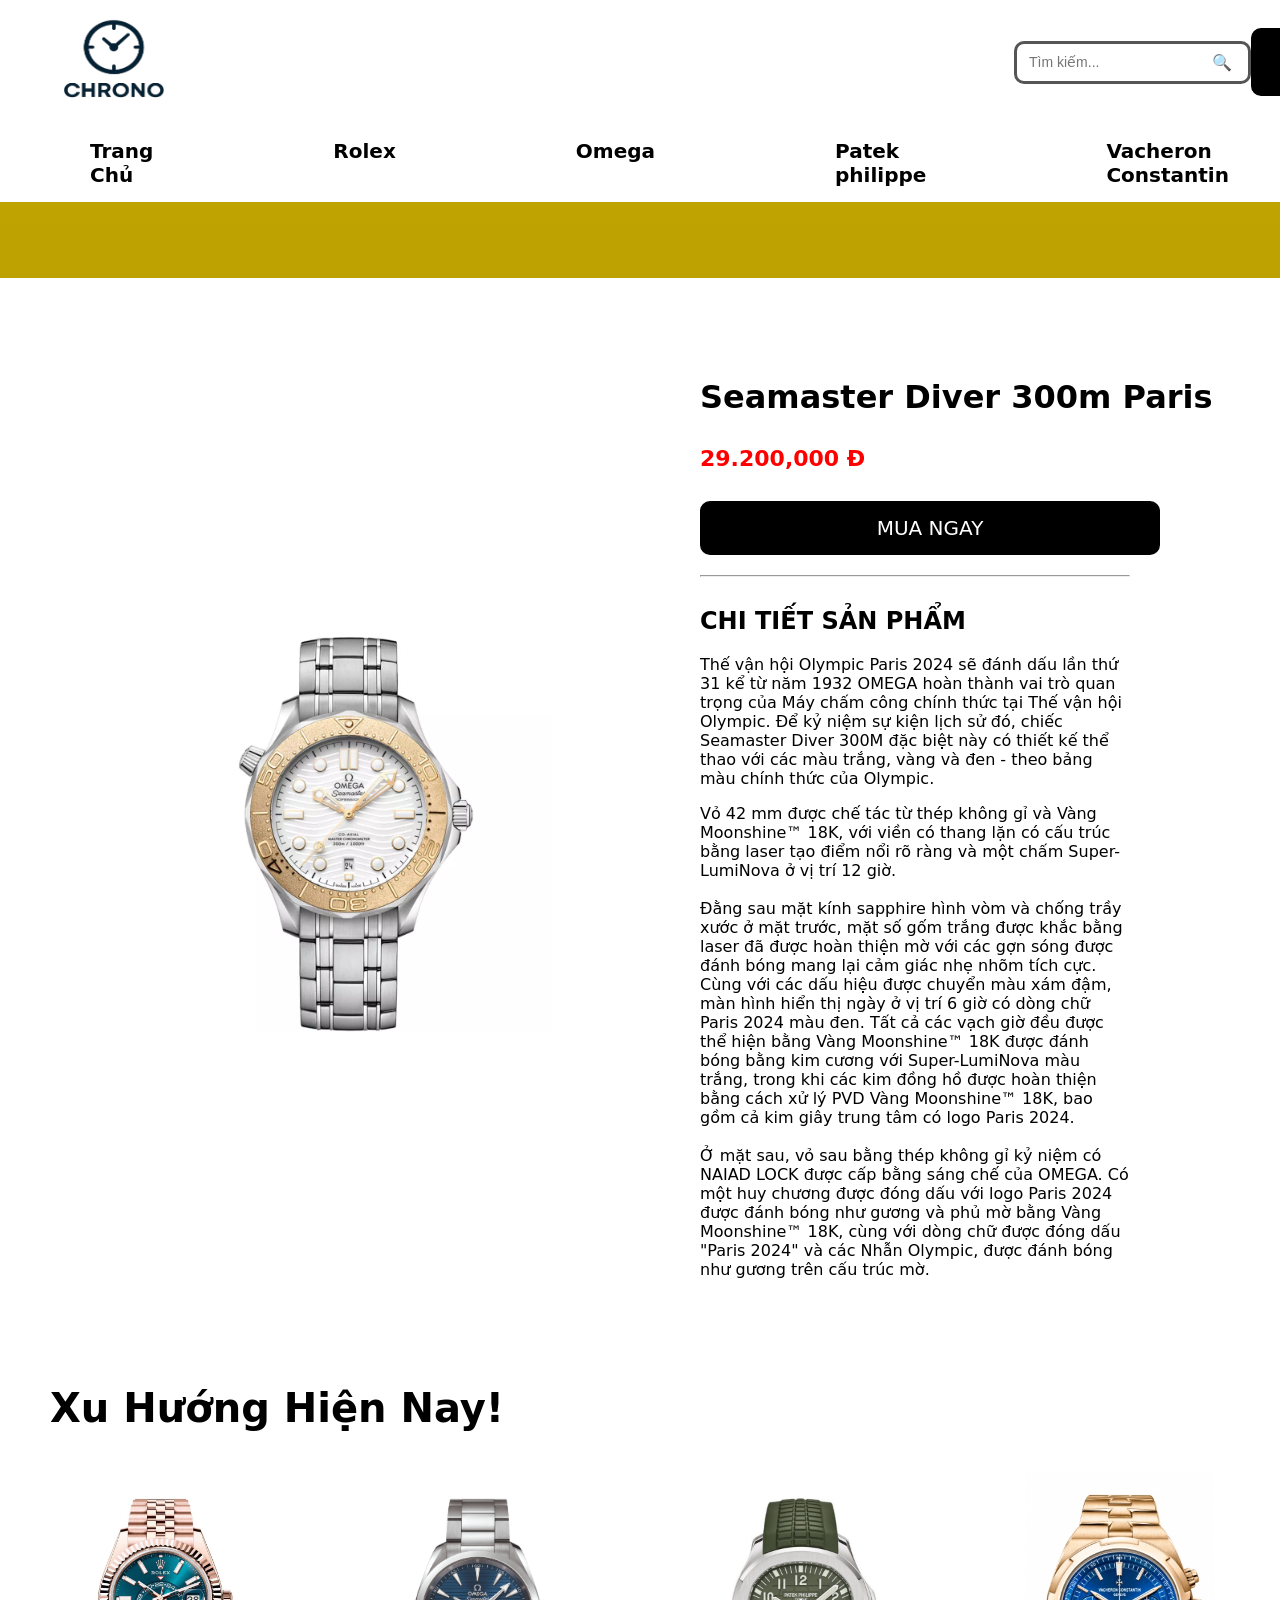
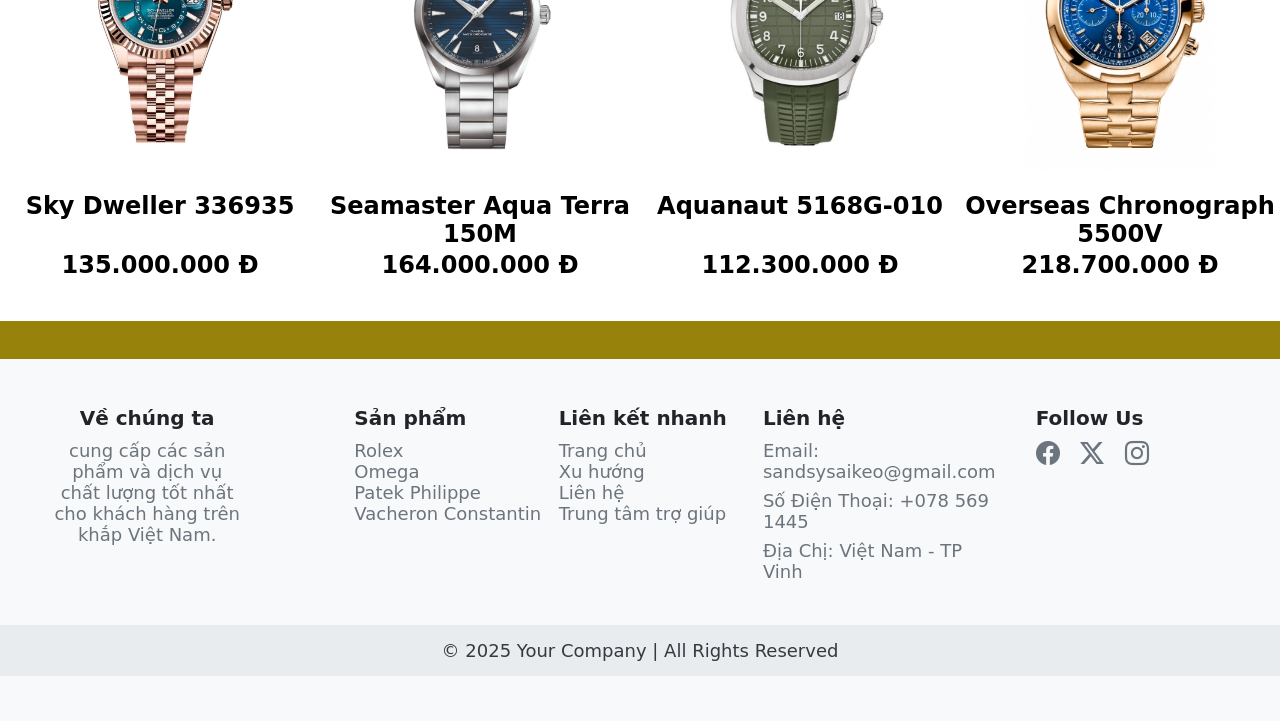
<file: O.Seamaster Diver 300m Paris.html>
<!DOCTYPE html>
<html lang="en">
    <head>
        <meta charset="UTF-8">
        <meta name="viewport" content="width=device-width, initial-scale=1.0">
        <title>Giới Thiệu Sản Phẩm và Thanh Toán</title>
        <link rel="stylesheet" href="css/banhang.css">
        <link rel="stylesheet" href="https://cdn.jsdelivr.net/npm/bootstrap-icons@1.11.3/font/bootstrap-icons.min.css">
    </head>
    <body>
        
        <!-- header -->
        <header class="m-header">
        <div class="header-bg">
            <div>
                <a href="index.html"><img src="img/LOGO Image Dec 1, 2025, 05_41_13 PM.png" width="100px" height="90px"></a>
            </div>
            <div class="search">
            <input type="text" placeholder="Tìm kiếm...">
            <button><span>🔍</span></button>
            </div>
            <div>
            <a href="dangki.html" class="button-link">Đăng Nhập</a>
            </div>
        </div>
        </header>

        <!-- menu -->
        <nav class="menu">
            <ul>
                <li><a href="index.html">Trang Chủ</a></li>
                <li><a href="Rolex.html">Rolex</a></li>
                <li><a href="Omega.html">Omega</a></li>
                <li><a href="Patek Philippe.html">Patek philippe</a></li>
                <li><a href="Vacheron Constantin.html">Vacheron Constantin</a></li>
            </ul>
        </nav>

        <br><br><br><br>

        <!-- san pham -->
        <div class="sp-body">
            <div class="sp-img">
                <img src="img/omega-seamaster-300m-paris-2024-special-edition-42mm.png_980_980.png"/>
            </div>
            <div class="sp">
                <h1>Seamaster Diver 300m Paris</h1>
                <p class="sp-p">29.200,000 Đ</p>
                <div class="sp-button">
                    <a href="thanhtoan.html">MUA NGAY</a>
                </div>
                <hr>
                <h2>CHI TIẾT SẢN PHẨM</h2>
                <p>Thế vận hội Olympic Paris 2024 sẽ đánh dấu lần thứ 31 kể từ năm 1932 OMEGA hoàn thành vai trò quan trọng của Máy chấm công chính thức tại Thế vận hội Olympic. Để kỷ niệm sự kiện lịch sử đó, chiếc Seamaster Diver 300M đặc biệt này có thiết kế thể thao với các màu trắng, vàng và đen - theo bảng màu chính thức của Olympic.</p>
                <p>Vỏ 42 mm được chế tác từ thép không gỉ và Vàng Moonshine™ 18K, với viền có thang lặn có cấu trúc bằng laser tạo điểm nổi rõ ràng và một chấm Super-LumiNova ở vị trí 12 giờ. <br><br>Đằng sau mặt kính sapphire hình vòm và chống trầy xước ở mặt trước, mặt số gốm trắng được khắc bằng laser đã được hoàn thiện mờ với các gợn sóng được đánh bóng mang lại cảm giác nhẹ nhõm tích cực. Cùng với các dấu hiệu được chuyển màu xám đậm, màn hình hiển thị ngày ở vị trí 6 giờ có dòng chữ Paris 2024 màu đen. Tất cả các vạch giờ đều được thể hiện bằng Vàng Moonshine™ 18K được đánh bóng bằng kim cương với Super-LumiNova màu trắng, trong khi các kim đồng hồ được hoàn thiện bằng cách xử lý PVD Vàng Moonshine™ 18K, bao gồm cả kim giây trung tâm có logo Paris 2024. <br><br>Ở mặt sau, vỏ sau bằng thép không gỉ kỷ niệm có NAIAD LOCK được cấp bằng sáng chế của OMEGA. Có một huy chương được đóng dấu với logo Paris 2024 được đánh bóng như gương và phủ mờ bằng Vàng Moonshine™ 18K, cùng với dòng chữ được đóng dấu "Paris 2024" và các Nhẫn Olympic, được đánh bóng như gương trên cấu trúc mờ.</p>
            </div>
        </div>
        
        <div class="xh-bg">
        <P style="margin-left: 50px; font-size: 40px; color: black; font-weight: bold;"><a class="link-ho" href="xuhuong.html" >Xu Hướng Hiện Nay!</a></P>

        <!-- sell -->
        <div class="sell">
            <div class="sell2">
                <div>
                    <a href="R.Sky Dweller 336935.html"><img src="img/1-16.jpg" alt="Sky Dweller"></a>
                </div>
                <a href="R.Sky Dweller 336935.html" class="link-ho">Sky Dweller 336935</a><br>
                <a href="R.Sky Dweller 336935.html" class="link-ho" style="font-weight: bold; color: black;">135.000.000 Đ</a>
            </div>
            <div class="sell2">
                <div>
                    <a href="O.Seamaster Aqua Terra 150M.html"><img src="img/9-18602-4.png" alt="Seamaster"></a>
                </div>
                <a href="O.Seamaster Aqua Terra 150M.html" class="link-ho">Seamaster Aqua Terra 150M</a><br>
                <a href="O.Seamaster Aqua Terra 150M.html" class="link-ho" style="font-weight: bold; color: black;">164.000.000 Đ</a>
            </div>
            <div class="sell2">
                <div>
                    <a href="P.Aquanaut 5168G-010.html"><img src="img/PATEK-PHILIPPE-AQUANAUT-JUMBO-WHITE-GOLD-5168G-010-scaled.jpg" alt="Aquanaut"></a>
                </div>
                <a href="P.Aquanaut 5168G-010.html" class="link-ho">Aquanaut 5168G-010</a><br>
                <a href="P.Aquanaut 5168G-010.html" class="link-ho" style="font-weight: bold; color: black;">112.300.000 Đ</a>
            </div>
            <div class="sell2">
                <div>
                    <a href="V.Overseas Chronograph 5500v.html"><img src="img/37500465_0.jpg" alt="Overseas"></a>
                </div>
                <a href="V.Overseas Chronograph 5500v.html" class="link-ho">Overseas Chronograph 5500V</a><br>
                <a href="V.Overseas Chronograph 5500v.html" class="link-ho" style="font-weight: bold; color: black;">218.700.000 Đ</a>
            </div>
        </div>
        </div>

        <br><br>
        
        <!-- footer -->
        <footer>
            <div class="footer-m">
                <div class="footer-t" style="margin-right: 100px;" align="center">
                    <h6>Về chúng ta</h6>
                    <p>cung cấp các sản phẩm và dịch vụ chất lượng tốt nhất cho khách hàng trên khắp Việt Nam.</p>
                </div>
                <div class="footer-t">
                    <h6>Sản phẩm</h6>
                    <a href="Rolex.html">Rolex</a><br>
                    <a href="Omega.html">Omega</a><br>
                    <a href="Patek Philippe.html">Patek Philippe</a><br>
                    <a href="Vacheron Constantin.html">Vacheron Constantin</a>
                </div>
                <div class="footer-t">
                    <h6>Liên kết nhanh</h6>
                    <a href="index.html">Trang chủ</a><br>
                    <a href="xuhuong.html">Xu hướng</a><br>
                    <a href="lienhe.html">Liên hệ</a><br>
                    <a href="trogiup.html">Trung tâm trợ giúp</a>
                </div>
                <div class="footer-t">
                    <h6>Liên hệ</h6>
                    <p>Email: sandsysaikeo@gmail.com</p>
                    <p>Số Điện Thoại: +078 569 1445</p>
                    <p>Địa Chị: Việt Nam - TP Vinh</p>
                </div>
                <div class="footer-t" style="margin-left: 30px;">
                    <h6>Follow Us</h6>
                    <a href="https://www.facebook.com/" style="font-size: 24px;"><i class="bi bi-facebook"></i></a>
                    <a href="https://x.com/" style="font-size: 24px; margin: 0 15px;"><i class="bi bi-twitter-x"></i></a>
                    <a href="https://www.instagram.com/" style="font-size: 24px;"><i class="bi bi-instagram"></i></a>
                </div>
            </div>
            <div class="footer-line">
                &copy; 2025 Your Company | All Rights Reserved
            </div>
        </footer>
    </body>
</html>
</file>
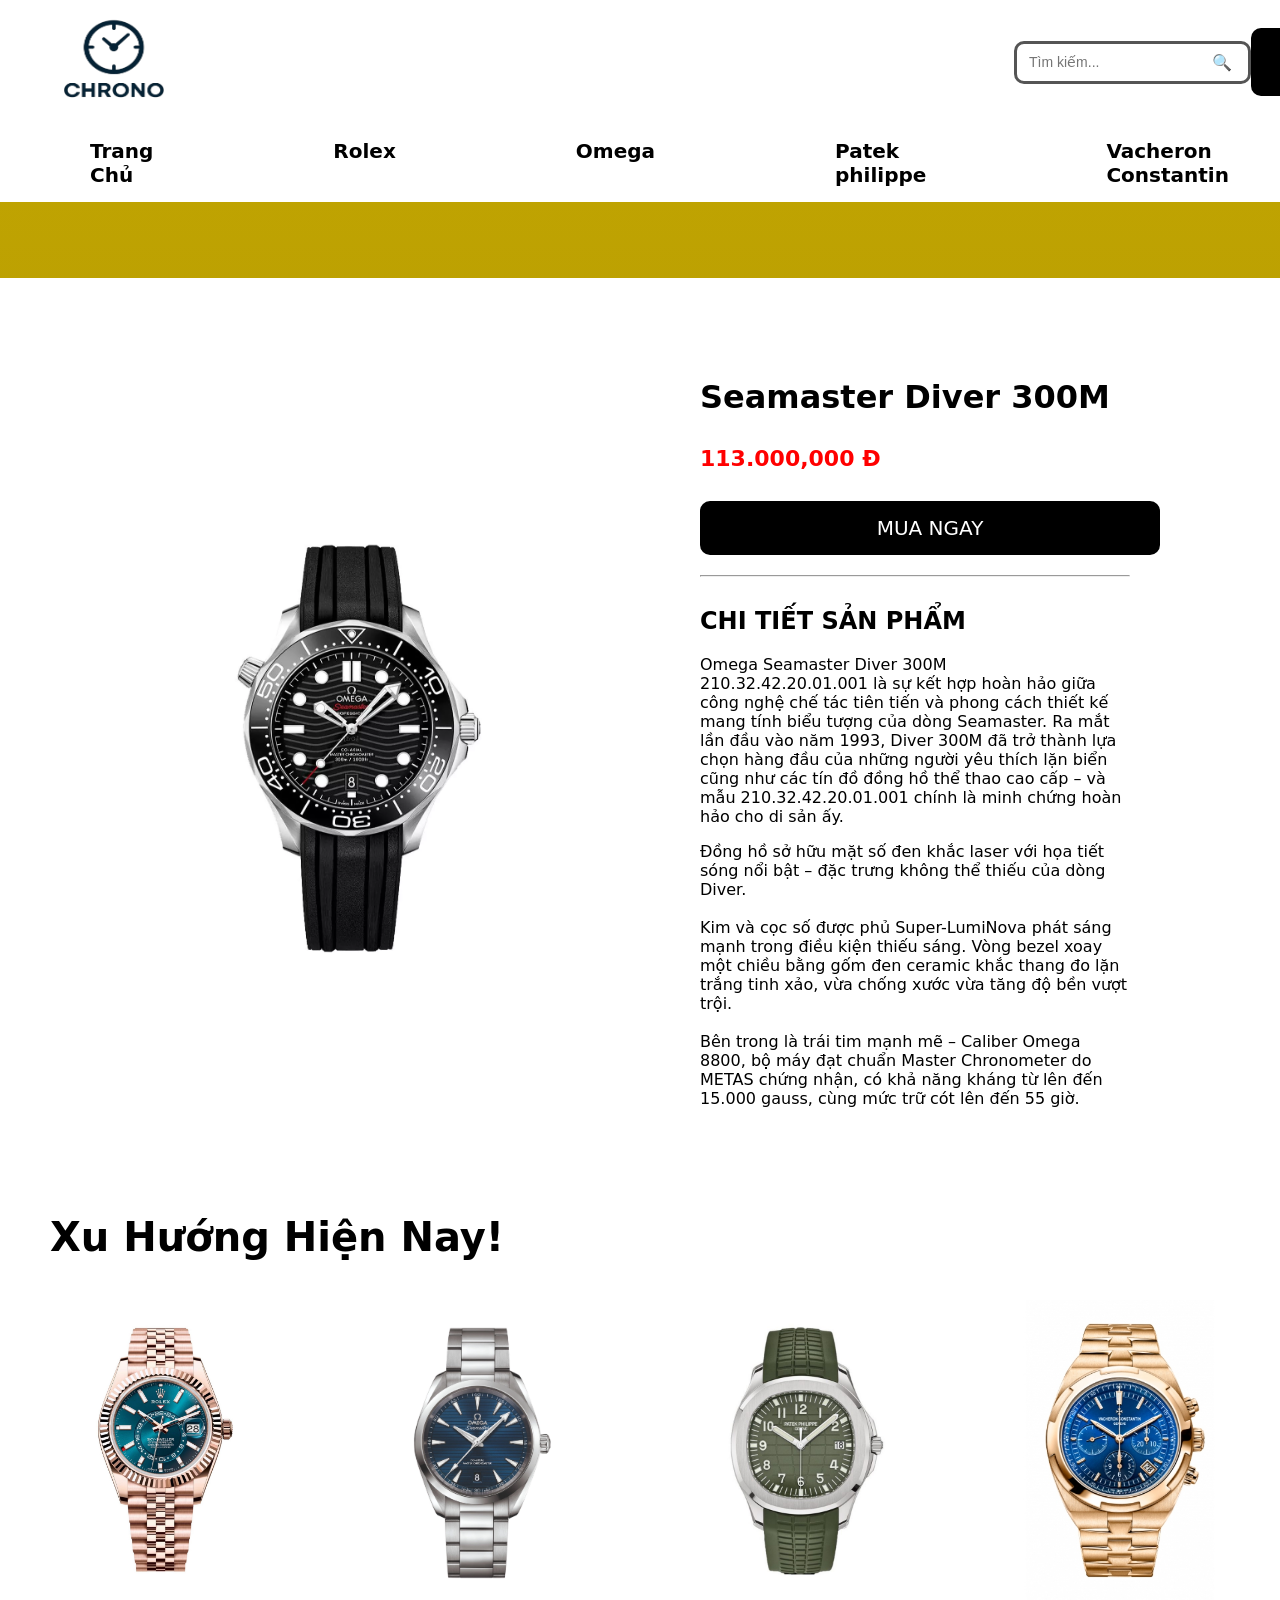
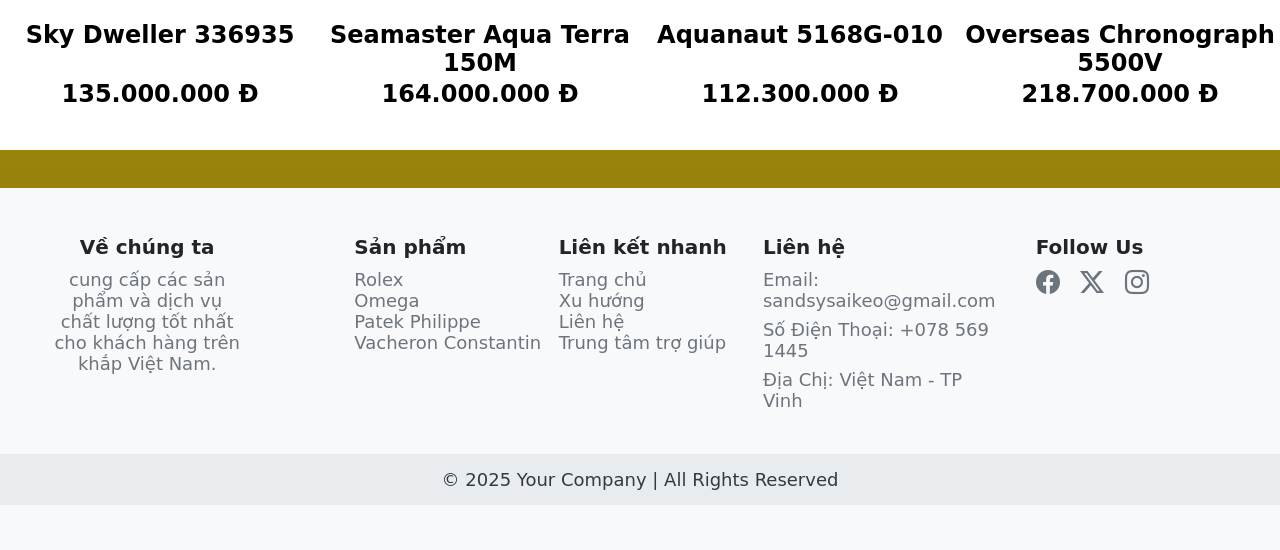
<file: O.Seamaster Diver 300M.html>
<!DOCTYPE html>
<html lang="en">
    <head>
        <meta charset="UTF-8">
        <meta name="viewport" content="width=device-width, initial-scale=1.0">
        <title>Giới Thiệu Sản Phẩm và Thanh Toán</title>
        <link rel="stylesheet" href="css/banhang.css">
        <link rel="stylesheet" href="https://cdn.jsdelivr.net/npm/bootstrap-icons@1.11.3/font/bootstrap-icons.min.css">
    </head>
    <body>
        
        <!-- header -->
        <header class="m-header">
        <div class="header-bg">
            <div>
                <a href="index.html"><img src="img/LOGO Image Dec 1, 2025, 05_41_13 PM.png" width="100px" height="90px"></a>
            </div>
            <div class="search">
            <input type="text" placeholder="Tìm kiếm...">
            <button><span>🔍</span></button>
            </div>
            <div>
            <a href="dangki.html" class="button-link">Đăng Nhập</a>
            </div>
        </div>
        </header>

        <!-- menu -->
        <nav class="menu">
            <ul>
                <li><a href="index.html">Trang Chủ</a></li>
                <li><a href="Rolex.html">Rolex</a></li>
                <li><a href="Omega.html">Omega</a></li>
                <li><a href="Patek Philippe.html">Patek philippe</a></li>
                <li><a href="Vacheron Constantin.html">Vacheron Constantin</a></li>
            </ul>
        </nav>

        <br><br><br><br>

        <!-- san pham -->
        <div class="sp-body">
            <div class="sp-img">
                <img src="img/omega-diver-300m-210-32-42-20-01-001-co-axial-master-42.png_980_980.png"/>
            </div>
            <div class="sp">
                <h1>Seamaster Diver 300M</h1>
                <p class="sp-p">113.000,000 Đ</p>
                <div class="sp-button">
                    <a href="thanhtoan.html">MUA NGAY</a>
                </div>
                <hr>
                <h2>CHI TIẾT SẢN PHẨM</h2>
                <p>Omega Seamaster Diver 300M 210.32.42.20.01.001 là sự kết hợp hoàn hảo giữa công nghệ chế tác tiên tiến và phong cách thiết kế mang tính biểu tượng của dòng Seamaster. Ra mắt lần đầu vào năm 1993, Diver 300M đã trở thành lựa chọn hàng đầu của những người yêu thích lặn biển cũng như các tín đồ đồng hồ thể thao cao cấp – và mẫu 210.32.42.20.01.001 chính là minh chứng hoàn hảo cho di sản ấy.</p>
                <p>Đồng hồ sở hữu mặt số đen khắc laser với họa tiết sóng nổi bật – đặc trưng không thể thiếu của dòng Diver. <br><br>
Kim và cọc số được phủ Super-LumiNova phát sáng mạnh trong điều kiện thiếu sáng. Vòng bezel xoay một chiều bằng gốm đen ceramic khắc thang đo lặn trắng tinh xảo, vừa chống xước vừa tăng độ bền vượt trội. <br><br>Bên trong là trái tim mạnh mẽ – Caliber Omega 8800, bộ máy đạt chuẩn Master Chronometer do METAS chứng nhận, có khả năng kháng từ lên đến 15.000 gauss, cùng mức trữ cót lên đến 55 giờ.</p>
            </div>
        </div>
        
        <div class="xh-bg">
        <P style="margin-left: 50px; font-size: 40px; color: black; font-weight: bold;"><a class="link-ho" href="xuhuong.html" >Xu Hướng Hiện Nay!</a></P>

        <!-- sell -->
        <div class="sell">
            <div class="sell2">
                <div>
                    <a href="R.Sky Dweller 336935.html"><img src="img/1-16.jpg" alt="Sky Dweller"></a>
                </div>
                <a href="R.Sky Dweller 336935.html" class="link-ho">Sky Dweller 336935</a><br>
                <a href="R.Sky Dweller 336935.html" class="link-ho" style="font-weight: bold; color: black;">135.000.000 Đ</a>
            </div>
            <div class="sell2">
                <div>
                    <a href="O.Seamaster Aqua Terra 150M.html"><img src="img/9-18602-4.png" alt="Seamaster"></a>
                </div>
                <a href="O.Seamaster Aqua Terra 150M.html" class="link-ho">Seamaster Aqua Terra 150M</a><br>
                <a href="O.Seamaster Aqua Terra 150M.html" class="link-ho" style="font-weight: bold; color: black;">164.000.000 Đ</a>
            </div>
            <div class="sell2">
                <div>
                    <a href="P.Aquanaut 5168G-010.html"><img src="img/PATEK-PHILIPPE-AQUANAUT-JUMBO-WHITE-GOLD-5168G-010-scaled.jpg" alt="Aquanaut"></a>
                </div>
                <a href="P.Aquanaut 5168G-010.html" class="link-ho">Aquanaut 5168G-010</a><br>
                <a href="P.Aquanaut 5168G-010.html" class="link-ho" style="font-weight: bold; color: black;">112.300.000 Đ</a>
            </div>
            <div class="sell2">
                <div>
                    <a href="V.Overseas Chronograph 5500v.html"><img src="img/37500465_0.jpg" alt="Overseas"></a>
                </div>
                <a href="V.Overseas Chronograph 5500v.html" class="link-ho">Overseas Chronograph 5500V</a><br>
                <a href="V.Overseas Chronograph 5500v.html" class="link-ho" style="font-weight: bold; color: black;">218.700.000 Đ</a>
            </div>
        </div>
        </div>

        <br><br>
        
        <!-- footer -->
        <footer>
            <div class="footer-m">
                <div class="footer-t" style="margin-right: 100px;" align="center">
                    <h6>Về chúng ta</h6>
                    <p>cung cấp các sản phẩm và dịch vụ chất lượng tốt nhất cho khách hàng trên khắp Việt Nam.</p>
                </div>
                <div class="footer-t">
                    <h6>Sản phẩm</h6>
                    <a href="Rolex.html">Rolex</a><br>
                    <a href="Omega.html">Omega</a><br>
                    <a href="Patek Philippe.html">Patek Philippe</a><br>
                    <a href="Vacheron Constantin.html">Vacheron Constantin</a>
                </div>
                <div class="footer-t">
                    <h6>Liên kết nhanh</h6>
                    <a href="index.html">Trang chủ</a><br>
                    <a href="xuhuong.html">Xu hướng</a><br>
                    <a href="lienhe.html">Liên hệ</a><br>
                    <a href="trogiup.html">Trung tâm trợ giúp</a>
                </div>
                <div class="footer-t">
                    <h6>Liên hệ</h6>
                    <p>Email: sandsysaikeo@gmail.com</p>
                    <p>Số Điện Thoại: +078 569 1445</p>
                    <p>Địa Chị: Việt Nam - TP Vinh</p>
                </div>
                <div class="footer-t" style="margin-left: 30px;">
                    <h6>Follow Us</h6>
                    <a href="https://www.facebook.com/" style="font-size: 24px;"><i class="bi bi-facebook"></i></a>
                    <a href="https://x.com/" style="font-size: 24px; margin: 0 15px;"><i class="bi bi-twitter-x"></i></a>
                    <a href="https://www.instagram.com/" style="font-size: 24px;"><i class="bi bi-instagram"></i></a>
                </div>
            </div>
            <div class="footer-line">
                &copy; 2025 Your Company | All Rights Reserved
            </div>
        </footer>
    </body>
</html>
</file>
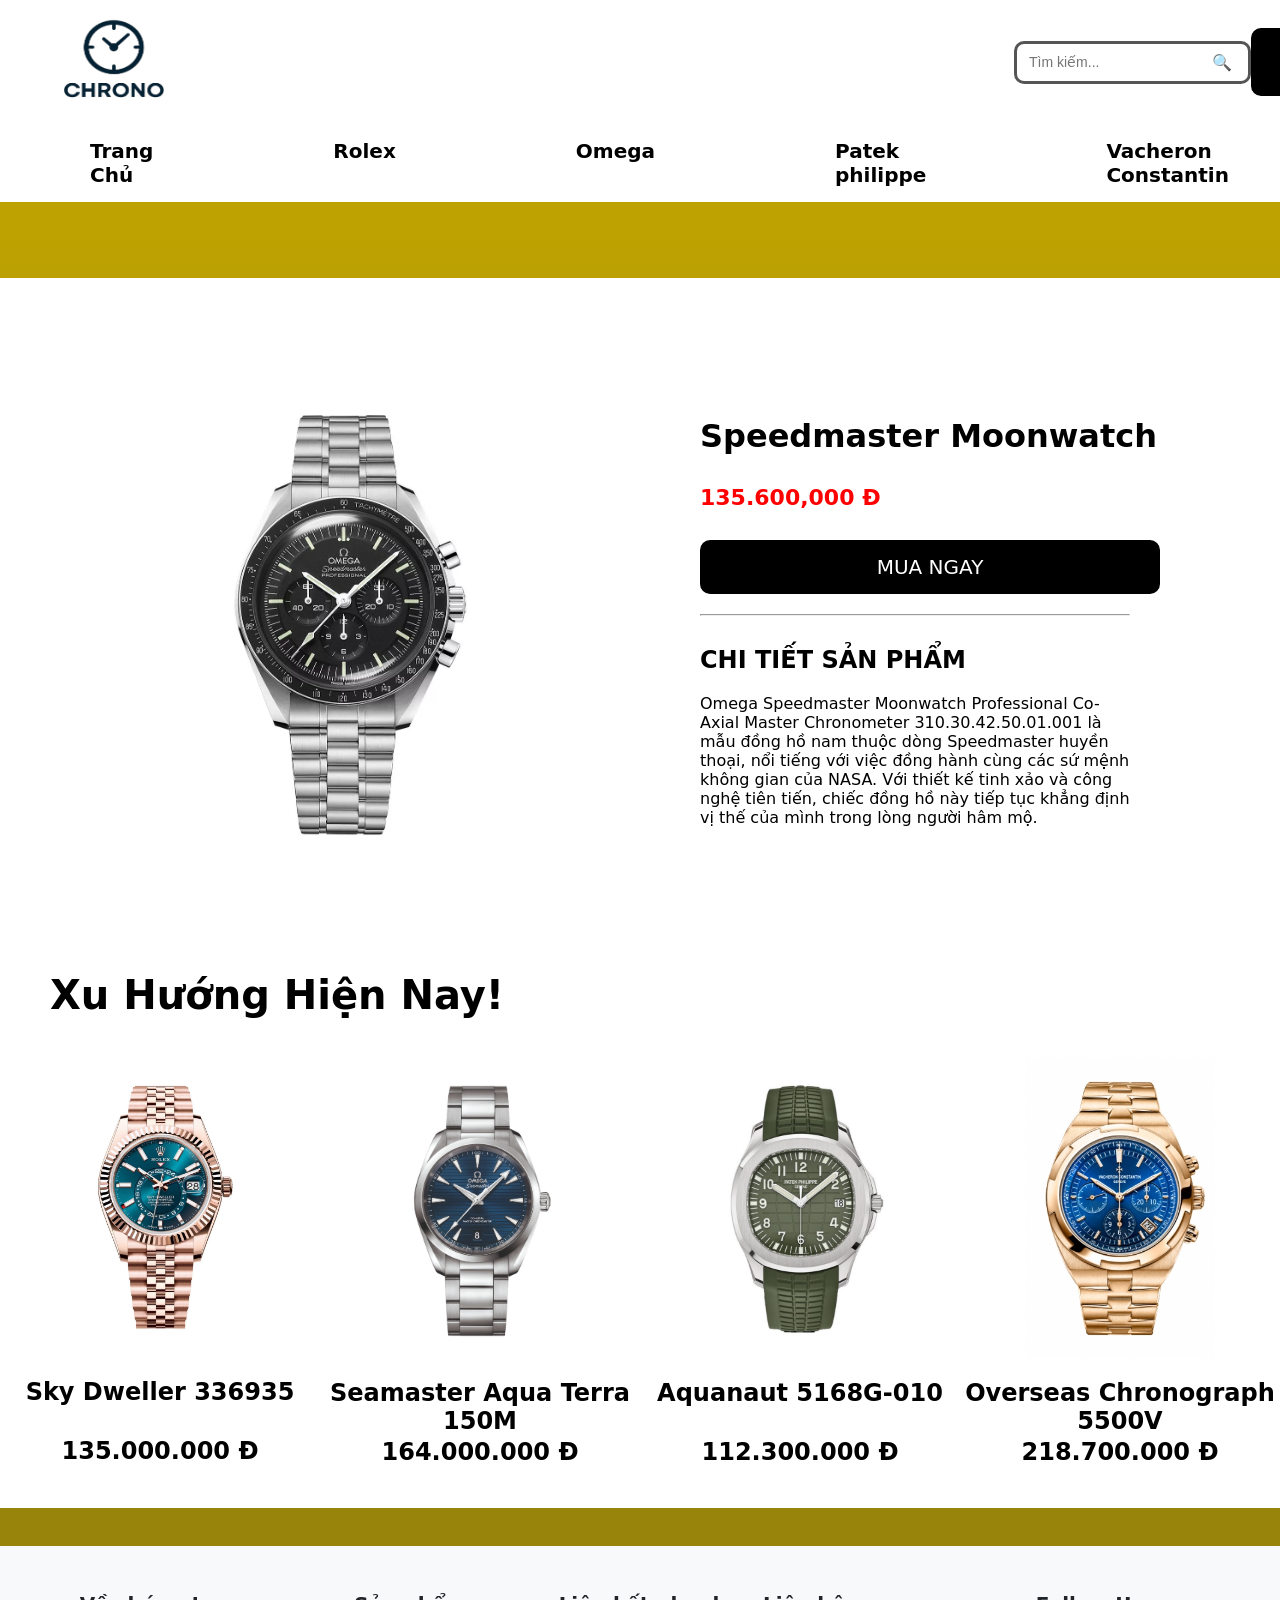
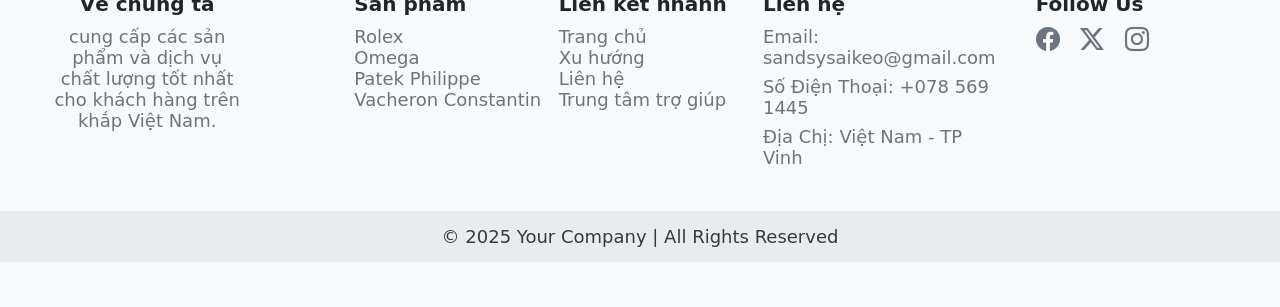
<file: O.Speedmaster Moonwatch.html>
<!DOCTYPE html>
<html lang="en">
    <head>
        <meta charset="UTF-8">
        <meta name="viewport" content="width=device-width, initial-scale=1.0">
        <title>Giới Thiệu Sản Phẩm và Thanh Toán</title>
        <link rel="stylesheet" href="css/banhang.css">
        <link rel="stylesheet" href="https://cdn.jsdelivr.net/npm/bootstrap-icons@1.11.3/font/bootstrap-icons.min.css">
    </head>
    <body>
        
        <!-- header -->
        <header class="m-header">
        <div class="header-bg">
            <div>
                <a href="index.html"><img src="img/LOGO Image Dec 1, 2025, 05_41_13 PM.png" width="100px" height="90px"></a>
            </div>
            <div class="search">
            <input type="text" placeholder="Tìm kiếm...">
            <button><span>🔍</span></button>
            </div>
            <div>
            <a href="dangki.html" class="button-link">Đăng Nhập</a>
            </div>
        </div>
        </header>

        <!-- menu -->
        <nav class="menu">
            <ul>
                <li><a href="index.html">Trang Chủ</a></li>
                <li><a href="Rolex.html">Rolex</a></li>
                <li><a href="Omega.html">Omega</a></li>
                <li><a href="Patek Philippe.html">Patek philippe</a></li>
                <li><a href="Vacheron Constantin.html">Vacheron Constantin</a></li>
            </ul>
        </nav>

        <br><br><br><br>

        <!-- san pham -->
        <div class="sp-body">
            <div class="sp-img">
                <img src="img/omega-speedmaster-310-30-42-50-01-001-moonwatch-42mm.png_980_980.png"/>
            </div>
            <div class="sp">
                <h1>Speedmaster Moonwatch</h1>
                <p class="sp-p">135.600,000 Đ</p>
                <div class="sp-button">
                    <a href="thanhtoan.html">MUA NGAY</a>
                </div>
                <hr>
                <h2>CHI TIẾT SẢN PHẨM</h2>
                <p>Omega Speedmaster Moonwatch Professional Co-Axial Master Chronometer 310.30.42.50.01.001 là mẫu đồng hồ nam thuộc dòng Speedmaster huyền thoại, nổi tiếng với việc đồng hành cùng các sứ mệnh không gian của NASA. Với thiết kế tinh xảo và công nghệ tiên tiến, chiếc đồng hồ này tiếp tục khẳng định vị thế của mình trong lòng người hâm mộ.</p>
                <p></p>
            </div>
        </div>
        
        <div class="xh-bg">
        <P style="margin-left: 50px; font-size: 40px; color: black; font-weight: bold;"><a class="link-ho" href="xuhuong.html" >Xu Hướng Hiện Nay!</a></P>

        <!-- sell -->
        <div class="sell">
            <div class="sell2">
                <div>
                    <a href="R.Sky Dweller 336935.html"><img src="img/1-16.jpg" alt="Sky Dweller"></a>
                </div>
                <a href="R.Sky Dweller 336935.html" class="link-ho">Sky Dweller 336935</a><br>
                <a href="R.Sky Dweller 336935.html" class="link-ho" style="font-weight: bold; color: black;">135.000.000 Đ</a>
            </div>
            <div class="sell2">
                <div>
                    <a href="O.Seamaster Aqua Terra 150M.html"><img src="img/9-18602-4.png" alt="Seamaster"></a>
                </div>
                <a href="O.Seamaster Aqua Terra 150M.html" class="link-ho">Seamaster Aqua Terra 150M</a><br>
                <a href="O.Seamaster Aqua Terra 150M.html" class="link-ho" style="font-weight: bold; color: black;">164.000.000 Đ</a>
            </div>
            <div class="sell2">
                <div>
                    <a href="P.Aquanaut 5168G-010.html"><img src="img/PATEK-PHILIPPE-AQUANAUT-JUMBO-WHITE-GOLD-5168G-010-scaled.jpg" alt="Aquanaut"></a>
                </div>
                <a href="P.Aquanaut 5168G-010.html" class="link-ho">Aquanaut 5168G-010</a><br>
                <a href="P.Aquanaut 5168G-010.html" class="link-ho" style="font-weight: bold; color: black;">112.300.000 Đ</a>
            </div>
            <div class="sell2">
                <div>
                    <a href="V.Overseas Chronograph 5500v.html"><img src="img/37500465_0.jpg" alt="Overseas"></a>
                </div>
                <a href="V.Overseas Chronograph 5500v.html" class="link-ho">Overseas Chronograph 5500V</a><br>
                <a href="V.Overseas Chronograph 5500v.html" class="link-ho" style="font-weight: bold; color: black;">218.700.000 Đ</a>
            </div>
        </div>
        </div>

        <br><br>
        
        <!-- footer -->
        <footer>
            <div class="footer-m">
                <div class="footer-t" style="margin-right: 100px;" align="center">
                    <h6>Về chúng ta</h6>
                    <p>cung cấp các sản phẩm và dịch vụ chất lượng tốt nhất cho khách hàng trên khắp Việt Nam.</p>
                </div>
                <div class="footer-t">
                    <h6>Sản phẩm</h6>
                    <a href="Rolex.html">Rolex</a><br>
                    <a href="Omega.html">Omega</a><br>
                    <a href="Patek Philippe.html">Patek Philippe</a><br>
                    <a href="Vacheron Constantin.html">Vacheron Constantin</a>
                </div>
                <div class="footer-t">
                    <h6>Liên kết nhanh</h6>
                    <a href="index.html">Trang chủ</a><br>
                    <a href="xuhuong.html">Xu hướng</a><br>
                    <a href="lienhe.html">Liên hệ</a><br>
                    <a href="trogiup.html">Trung tâm trợ giúp</a>
                </div>
                <div class="footer-t">
                    <h6>Liên hệ</h6>
                    <p>Email: sandsysaikeo@gmail.com</p>
                    <p>Số Điện Thoại: +078 569 1445</p>
                    <p>Địa Chị: Việt Nam - TP Vinh</p>
                </div>
                <div class="footer-t" style="margin-left: 30px;">
                    <h6>Follow Us</h6>
                    <a href="https://www.facebook.com/" style="font-size: 24px;"><i class="bi bi-facebook"></i></a>
                    <a href="https://x.com/" style="font-size: 24px; margin: 0 15px;"><i class="bi bi-twitter-x"></i></a>
                    <a href="https://www.instagram.com/" style="font-size: 24px;"><i class="bi bi-instagram"></i></a>
                </div>
            </div>
            <div class="footer-line">
                &copy; 2025 Your Company | All Rights Reserved
            </div>
        </footer>
    </body>
</html>
</file>
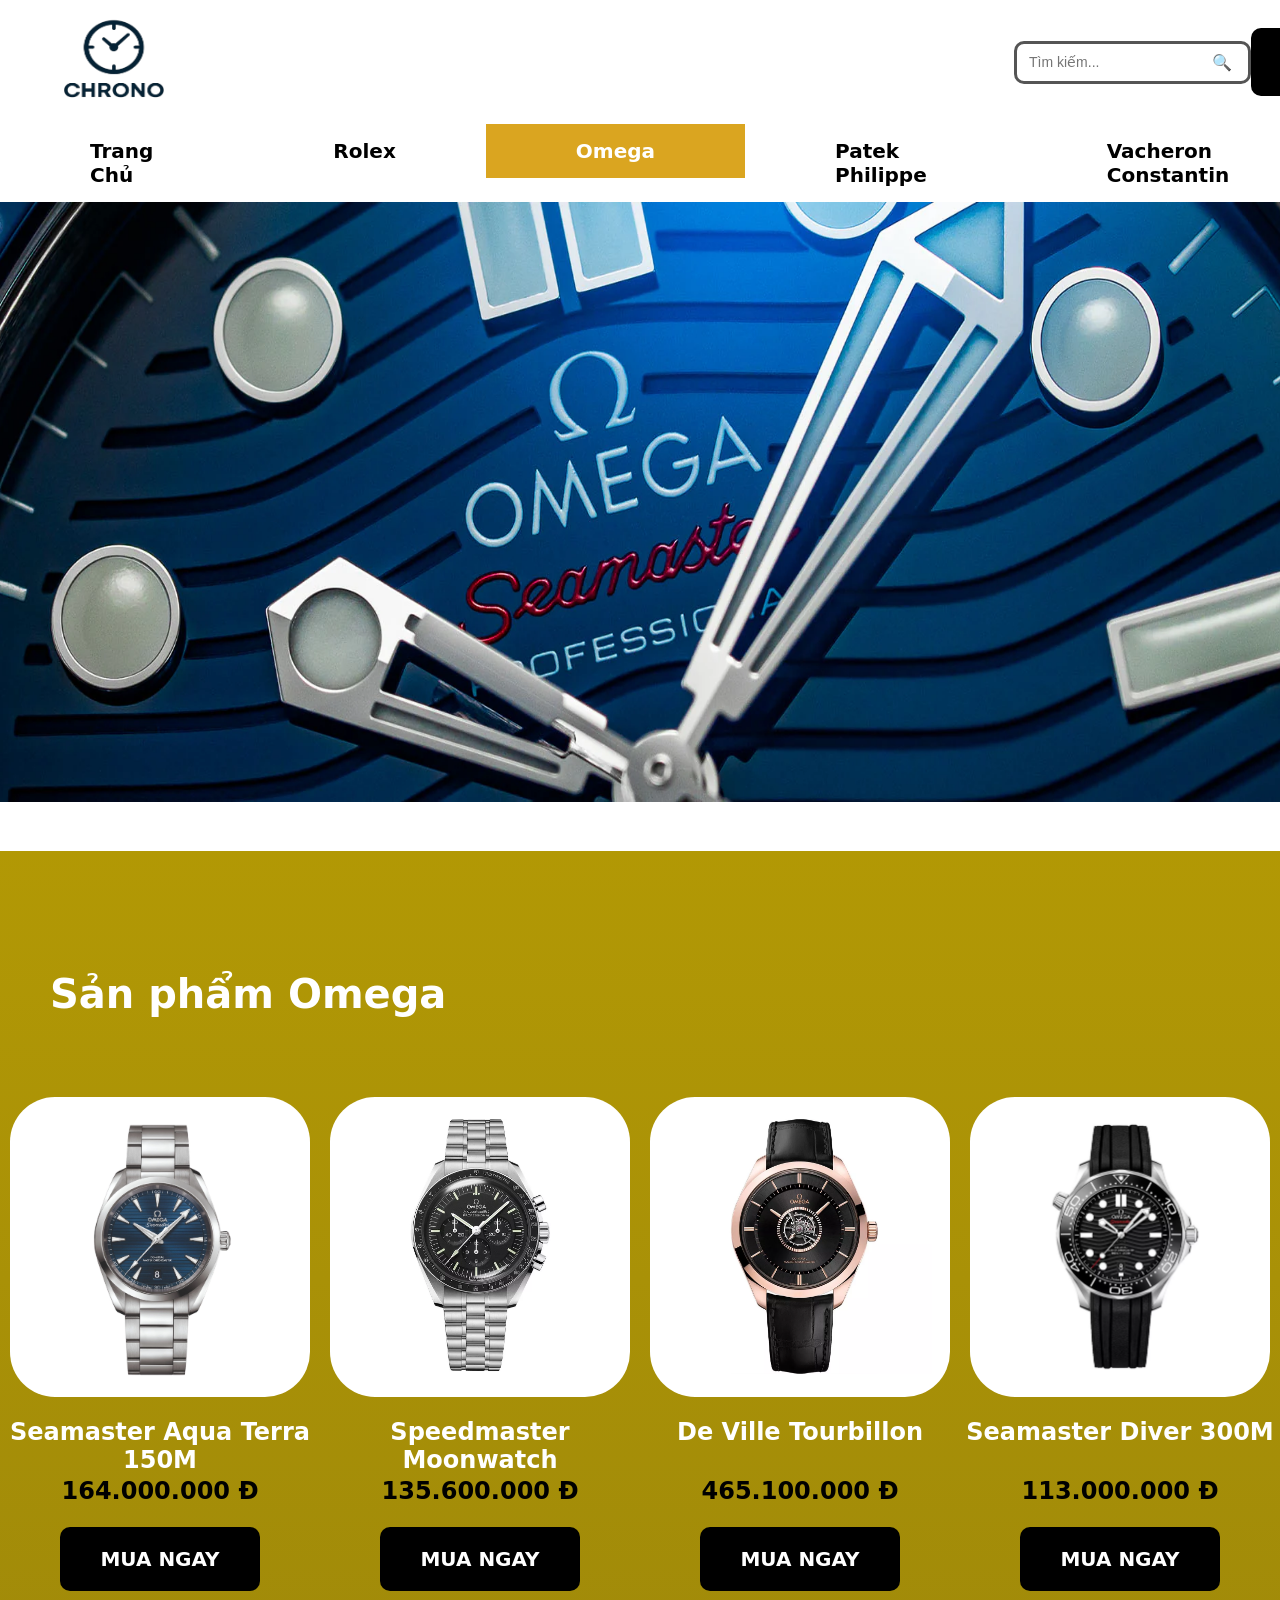
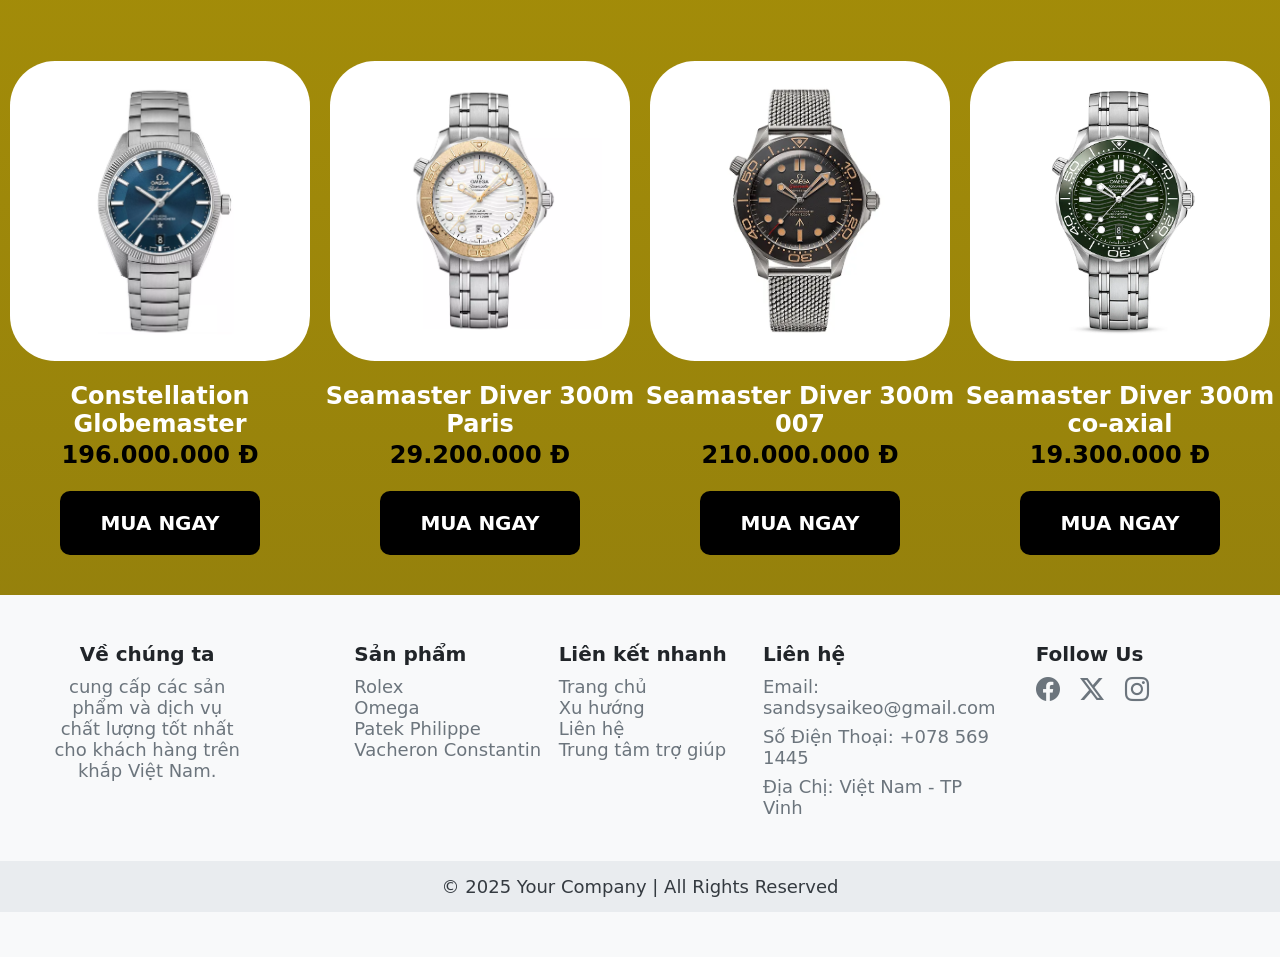
<file: Omega.html>
<!DOCTYPE html>
<html lang="en">
    <head>
        <meta charset="UTF-8">
        <meta name="viewport" content="width=device-width, initial-scale=1.0">
        <title>Omega</title>
        <link rel="stylesheet" href="css/index.css">
        <link rel="stylesheet" href="https://cdn.jsdelivr.net/npm/bootstrap-icons@1.11.3/font/bootstrap-icons.min.css">
    </head>
    <body>
        <!-- header -->
        <header class="m-header">
            <div class="header-bg">
                <div>
                <a href="index.html"><img src="img/LOGO Image Dec 1, 2025, 05_41_13 PM.png" width="100px" height="90px"></a>
                </div>
                <div class="search">
                <input type="text" placeholder="Tìm kiếm...">
                <button><span>🔍</span></button>
                </div>
                <div>
                <a href="dangki.html" class="button-link">Đăng Nhập</a>
                </div>
            </div>
        </header>

        <!-- menu -->
        <nav class="menu">
            <ul>
                <li><a href="index.html">Trang Chủ</a></li>
                <li><a href="Rolex.html">Rolex</a></li>
                <li class="active"><a href="Omega.html">Omega</a></li>
                <li><a href="Patek Philippe.html">Patek Philippe</a></li>
                <li><a href="Vacheron Constantin.html">Vacheron Constantin</a></li>
            </ul>
        </nav>

        <div>
            <img src="img/Omega-Seamaster-dialCU-logo-FI_69991d40-e4be-4fa5-9a08-d621654453df.png" style="width: 100%; height: 600px; display: block;" alt="wallpaper omega">
        </div>

        <div style="background-color: white; color:white; padding: 15px; margin-bottom: 30px;">.</div>

        <P style="margin: 120px 0 50px 50px; font-size: 40px; color: white; font-weight: bold;">Sản phẩm Omega</P>
    
        <!-- sell -->
        <div class="sell">
            <div class="sell2">
                <div>
                    <a href="O.Seamaster Aqua Terra 150M.html"><img src="img/9-18602-4.png"></a>
                </div>
                <a href="O.Seamaster Aqua Terra 150M.html" class="link-ho">Seamaster Aqua Terra 150M</a><br>
                <a href="O.Seamaster Aqua Terra 150M.html" class="link-ho" style="color: black;">164.000.000 Đ</a>
                <div class="sell-button">
                    <a href="O.Seamaster Aqua Terra 150M.html">MUA NGAY</a>
                </div>
            </div>
            <div class="sell2">
                <div>
                    <a href="O.Speedmaster Moonwatch.html"><img src="img/omega-speedmaster-310-30-42-50-01-001-moonwatch-42mm.png_980_980.png"></a>
                </div>
                <a href="O.Speedmaster Moonwatch.html" class="link-ho">Speedmaster Moonwatch</a><br>
                <a href="O.Speedmaster Moonwatch.html" class="link-ho" style="color: black;">135.600.000 Đ</a>
                <div class="sell-button">
                    <a href="O.Speedmaster Moonwatch.html">MUA NGAY</a>
                </div>
            </div>
            <div class="sell2">
                <div>
                    <a href="O.De Ville Tourbillon.html"><img src="img/omega-de-ville-529-53-43-22-01-001-tourbillon-numbered-43mm.jpg_980_980.png"></a>
                </div>
                <a href="O.De Ville Tourbillon.html" class="link-ho">De Ville Tourbillon</a><br>
                <a href="O.De Ville Tourbillon.html" class="link-ho" style="color: black;">465.100.000 Đ</a>
                <div class="sell-button">
                    <a href="O.De Ville Tourbillon.html">MUA NGAY</a>
                </div>
            </div>
            <div class="sell2">
                <div>
                    <a href="O.Seamaster Diver 300M.html"><img src="img/omega-diver-300m-210-32-42-20-01-001-co-axial-master-42.png_980_980.png"></a>
                </div>
                <a href="O.Seamaster Diver 300M.html" class="link-ho">Seamaster Diver 300M</a><br>
                <a href="O.Seamaster Diver 300M.html" class="link-ho" style="color: black;">113.000.000 Đ</a>
                <div class="sell-button">
                    <a href="O.Seamaster Diver 300M.html">MUA NGAY</a>
                </div>
            </div>
        </div>

        <div class="sell">
            <div class="sell2">
                <div>
                    <a href="O.Constellation Globemaster.html"><img src="img/omega-constellation-globemaster-watch-130-30-39-21-03-001-39mm.jpg_980_980.png"></a>
                </div>
                <a href="O.Constellation Globemaster.html" class="link-ho">Constellation Globemaster</a><br>
                <a href="O.Constellation Globemaster.html" class="link-ho" style="color: black;">196.000.000 Đ</a>
                <div class="sell-button">
                    <a href="O.Constellation Globemaster.html">MUA NGAY</a>
                </div>
            </div>
            <div class="sell2">
                <div>
                    <a href="O.Seamaster Diver 300m Paris.html"><img src="img/omega-seamaster-300m-paris-2024-special-edition-42mm.png_980_980.png"></a>
                </div>
                <a href="O.Seamaster Diver 300m Paris.html" class="link-ho">Seamaster Diver 300m Paris</a><br>
                <a href="O.Seamaster Diver 300m Paris.html" class="link-ho" style="color: black;">29.200.000 Đ</a>
                <div class="sell-button">
                    <a href="O.Seamaster Diver 300m Paris.html">MUA NGAY</a>
                </div>
            </div>
            <div class="sell2">
                <div>
                    <a href="O.Seamaster Diver 300m 007.html"><img src="img/dong-ho-nam-omega-seamaster-300m-007-edition-automatic-men-s-watch-210-90-42-20-01-001-mau-bac-jpg-1706849869-02022024115749.png"></a>
                </div>
                <a href="O.Seamaster Diver 300m 007.html" class="link-ho">Seamaster Diver 300m 007</a><br>
                <a href="O.Seamaster Diver 300m 007.html" class="link-ho" style="color: black;">210.000.000 Đ</a>
                <div class="sell-button">
                    <a href="O.Seamaster Diver 300m 007.html">MUA NGAY</a>
                </div>
            </div>
            <div class="sell2">
                <div>
                    <a href="O.Seamaster Diver 300m co-axial.html"><img src="img/17331918_1.webp"></a>
                </div>
                <a href="O.Seamaster Diver 300m co-axial.html" class="link-ho">Seamaster Diver 300m co-axial</a><br>
                <a href="O.Seamaster Diver 300m co-axial.html" class="link-ho" style="color: black;">19.300.000 Đ</a>
                <div class="sell-button">
                    <a href="O.Seamaster Diver 300m co-axial.html">MUA NGAY</a>
                </div>
            </div>
        </div>

        <!-- footer -->
        <footer>
            <div class="footer-m">
                <div class="footer-t" style="margin-right: 100px;" align="center">
                    <h6>Về chúng ta</h6>
                    <p>cung cấp các sản phẩm và dịch vụ chất lượng tốt nhất cho khách hàng trên khắp Việt Nam.</p>
                </div>
                <div class="footer-t">
                    <h6>Sản phẩm</h6>
                    <a href="Rolex.html">Rolex</a><br>
                    <a href="Omega.html">Omega</a><br>
                    <a href="Patek Philippe.html">Patek Philippe</a><br>
                    <a href="Vacheron Constantin.html">Vacheron Constantin</a>
                </div>
                <div class="footer-t">
                    <h6>Liên kết nhanh</h6>
                    <a href="index.html">Trang chủ</a><br>
                    <a href="xuhuong.html">Xu hướng</a><br>
                    <a href="lienhe.html">Liên hệ</a><br>
                    <a href="trogiup.html">Trung tâm trợ giúp</a>
                </div>
                <div class="footer-t">
                    <h6>Liên hệ</h6>
                    <p>Email: sandsysaikeo@gmail.com</p>
                    <p>Số Điện Thoại: +078 569 1445</p>
                    <p>Địa Chị: Việt Nam - TP Vinh</p>
                </div>
                <div class="footer-t" style="margin-left: 30px;">
                    <h6>Follow Us</h6>
                    <a href="https://www.facebook.com/" style="font-size: 24px;"><i class="bi bi-facebook"></i></a>
                    <a href="https://x.com/" style="font-size: 24px; margin: 0 15px;"><i class="bi bi-twitter-x"></i></a>
                    <a href="https://www.instagram.com/" style="font-size: 24px;"><i class="bi bi-instagram"></i></a>
                </div>
            </div>
            <div class="footer-line">
                &copy; 2025 Your Company | All Rights Reserved
            </div>
        </footer>

    </body>
</html>
</file>
<file: css/index.css>
body {
    margin: 0;
    font-family: system-ui, sans-serif;
    background: linear-gradient(to bottom, rgb(196, 167, 0), rgb(142, 123, 14));
}

.button-link {
  display: inline-block;
  padding: 15px 30px;
  text-decoration: none;
  color: #fff;
  background-color: #000000;
  border-radius: 10px;
  font-size: 16px;
  font-weight: bold;
}
.button-link:hover {
  background-color: #0056b3;
}



/* header */
.m-header {
    background: white;
    padding: 15px 0;
    display: flex;
    justify-content: center;
    align-items: center;
}
.header-bg {
    width: 90%;
    max-width: 100%;
    display: flex;
    align-items: center;
    justify-content: space-between;
}
.logo {
    display: flex;
    align-items: center;
}
.search {
    display: flex;
    align-items: center;
    border: 3px solid #555;
    padding: 8px 10px;
    margin-left: 850px;
    border-radius: 10px;
}
.search input {
    border: none;
    outline: none;
    font-size: 14px;
}
.search button {
    border: none;
    background: none;
    cursor: pointer;
    font-size: 16px;
}



/* menu */
.menu {
    background: white;
}
.menu ul {
    display: flex;
    list-style: none;
    margin: 0;
    padding: 0;
    justify-content: space-between;
}

.menu a {
    display: block;
    padding: 15px 90px;
    text-decoration: none;
    color: black;
    font-size: 20px;
    font-weight: bold;
}
.menu li.active a {
    background: goldenrod;
    color: white;
}
.menu a:hover {
    background: goldenrod;
    color: white;
}



/* slider */
.slidebd {
    width: 100%;
    height: 600px;
    pointer-events: none;
}
.slide-me {
    width: 100%;
    height: 100%;
    position: relative;
}
.slide {
    position: absolute;
    inset: 0;
    opacity: 0;
    transition: opacity 0.8s ease;
}
.slide.active {
    opacity: 1;
    pointer-events: auto;
}
.slide img {
    width: 100%;
    height: 100%;
    object-fit: cover;
}
.prev, .next {                  /* P N button */
    position: absolute;
    top: 50%;
    transform: translateY(-50%);
    background: rgba(0,0,0,0.4);
    color: white;
    border: none;
    padding: 15px;
    font-size: 30px;
    cursor: pointer;
    pointer-events: auto;
}
.prev {
    left: 15px;
}
.next {
    right: 15px;
}
.prev:hover, .next:hover {
    background: rgba(0,0,0,0.6);
}



/* 4circle */
.fourcircle {
    display: flex;
    justify-content: center;
    gap: 35px;
    padding: 50px 0;
}
.fourcircle img {
    width: 250px;
    height: 250px;
    border-radius: 50%;
    margin: 0 50px;
}
.fourcircle a {
    display: flex;
    color: white;
    font-size: 32px;
    font-weight: bold;
    justify-content: center;
    text-decoration: none;
}
.fourcircle a:hover {
    color: #000000;
}
.fourcircle img:hover {
    transition: filter 0.3s ease;
    filter: brightness(60%);
}



/* middle body */
.mb {
    display: flex;
    justify-content: space-between;
    margin: 100px 0;
}
.mb p {
    color: white;
    font-size: 48px;
    font-weight: 700;
    margin: auto 50px
}
.mb img {
    width: 850px;
    height: 660px;
    margin-right: 30px;
}



/* sell */
.sell {
    display: flex;
    justify-content: center;
    padding: 30px 0px;
}
.sell2 {
    text-align: center;
    width: 400px;
}
.sell img {
    width: 300px;
    height: 300px;
    border-radius: 15%;
    margin-bottom: 15px;
}
.sell img:hover {
    transition: filter 0.3s ease;
    filter: brightness(80%);
}
.sell a {
    display: block;
    color: white;
    font-size: 24px;
    font-weight: bold;
}
.sell a:hover {
    color: #000000;
}
.sell-button a {
    display: inline-block;
    margin: 10px;
    padding: 20px 40px;
    text-decoration: none;
    color: #fff;
    background-color: #000000;
    border-radius: 10px;
    font-size: 20px;
}
.sell-button a:hover {
    background-color: #0056b3;
    color: white;
}
a.link-ho {
  height: 40px;
  color: #ffffff;
  text-decoration: none;
}
a.link-ho:hover {
  color: #495057;
}



/* footer */
footer {
    background-color: #f8f9fa;
    color: #343a40;
    font-size: 18px;
    padding-bottom: 45px;
}
.footer-m {
    display: flex;
    justify-content: space-between;
    gap: 10px;
    margin: 0 50px
}
.footer-t {
    width: 300px;
    margin-bottom: 20px;
}
.footer-t h6 {
    font-size: 20px;
    font-weight: bolder;
    margin-bottom: 10px;
    color: #212529;
}
.footer-t p, .footer-t a {
    margin: 0 0 8px;
    color: #6c757d;
    text-decoration: none;
}
.footer-t a:hover {
    color: #007bff;
}
.footer-line {
    text-align: center;
    padding: 15px 0;
    background-color: #e9ecef;
    margin-top: 15px;
}
</file>
<file: css/dangki.css>
* {
    box-sizing: border-box;
}

body {
    margin: 0;
    font-family: system-ui, sans-serif;
    background: rgb(205, 199, 159);
}

.button-link {
  display: inline-block;
  padding: 15px 30px;
  text-decoration: none;
  color: #fff;
  background-color: #000000;
  border-radius: 10px;
  font-size: 16px;
  font-weight: bold;
}
.button-link:hover {
  background-color: #0056b3;
}

a.link-ho {
  color: #ffffff;
  text-decoration: none;
}
a.link-ho:hover {
  color: #495057;
}



/* header */
.m-header {
    background: white;
    padding: 15px 0;
    display: flex;
    justify-content: center;
    align-items: center;
}
.header-bg {
    width: 90%;
    max-width: 100%;
    display: flex;
    align-items: center;
    justify-content: space-between;
}
.logo {
    display: flex;
    align-items: center;
}
.search {
    display: flex;
    align-items: center;
    border: 3px solid #555;
    padding: 8px 10px;
    margin-left: 850px;
    border-radius: 10px;
}
.search input {
    border: none;
    outline: none;
    font-size: 14px;
}
.search button {
    border: none;
    background: none;
    cursor: pointer;
    font-size: 16px;
}



/* menu */
.menu {
    background: white;
}
.menu ul {
    display: flex;
    list-style: none;
    margin: 0;
    padding: 0;
    justify-content: space-between;
}

.menu a {
    display: block;
    padding: 15px 90px;
    text-decoration: none;
    color: black;
    font-size: 20px;
    font-weight: bold;
}
.menu li.active a {
    background: goldenrod;
    color: white;
}
.menu a:hover {
    background: goldenrod;
    color: white;
}



/* dangki */
.dangki {
    width: 100%;
    max-width: 400px;
    background: #fff;
    border-radius: 20px;
    padding: 50px;
}
.dk-dn-tabs {
    display: flex;
    justify-content: center;
    margin-bottom: 20px;
}
.tab {
    width: 100%;
    padding: 10px 0;
    border: none;
    background: #eee;
    color: black;
    cursor: pointer;
    font-size: 16px;
}
.tab.active {
    background: goldenrod;
    color: #fff;
}
.dk-dn-form {
    display: none;
}
.dk-dn-form.active {
    display: block;
}
.dk-dn-form h2 {
    text-align: center;
    margin-bottom: 20px;
}
.dk-dn-form input {
    width: 100%;
    padding: 12px;
    margin-bottom: 15px;
    border: 1px solid #ccc;
    border-radius: 10px;
    font-size: 16px;
}
.dk-dn-form button {
    width: 100%;
    padding: 15px;
    background: #000;
    color: #fff;
    border: none;
    cursor: pointer;
    border-radius: 10px;
    font-size: 16px;
}
.dk-dn-form button:hover {
    background: #333;
}



/* footer */
footer {
    background-color: #f8f9fa;
    color: #343a40;
    font-size: 18px;
    padding-bottom: 45px;
}
.footer-m {
    display: flex;
    justify-content: space-between;
    gap: 10px;
    margin: 0 50px
}
.footer-t {
    width: 300px;
    margin-bottom: 20px;
}
.footer-t h6 {
    font-size: 20px;
    font-weight: bolder;
    margin-bottom: 10px;
    color: #212529;
}
.footer-t p, .footer-t a {
    margin: 0 0 8px;
    color: #6c757d;
    text-decoration: none;
}
.footer-t a:hover {
    color: #007bff;
}
.footer-line {
    text-align: center;
    padding: 15px 0;
    background-color: #e9ecef;
    margin-top: 15px;
}
</file>
<file: css/thanhcong.css>
body {
    margin: 0;
    font-family: system-ui, sans-serif;
    background: rgb(205, 199, 159);
}

.button-link {
  display: inline-block;
  padding: 15px 30px;
  text-decoration: none;
  color: #fff;
  background-color: #000000;
  border-radius: 10px;
  font-size: 16px;
  font-weight: bold;
}
.button-link:hover {
  background-color: #0056b3;
}



/* header */
.m-header {
    background: white;
    padding: 15px 0;
    display: flex;
    justify-content: center;
    align-items: center;
}
.header-bg {
    width: 90%;
    max-width: 100%;
    display: flex;
    align-items: center;
    justify-content: space-between;
}
.logo {
    display: flex;
    align-items: center;
}
.search {
    display: flex;
    align-items: center;
    border: 3px solid #555;
    padding: 8px 10px;
    margin-left: 850px;
    border-radius: 10px;
}
.search input {
    border: none;
    outline: none;
    font-size: 14px;
}
.search button {
    border: none;
    background: none;
    cursor: pointer;
    font-size: 16px;
}



/* menu */
.menu {
    background: white;
}
.menu ul {
    display: flex;
    list-style: none;
    margin: 0;
    padding: 0;
    justify-content: space-between;
}

.menu a {
    display: block;
    padding: 15px 90px;
    text-decoration: none;
    color: black;
    font-size: 20px;
    font-weight: bold;
}
.menu li.active a {
    background: goldenrod;
    color: white;
}
.menu a:hover {
    background: goldenrod;
    color: white;
}



/* thanh cong */
.tc {
    width: 100%;
    height: 90vh;
    display: flex;
    flex-direction: column;
    justify-content: center;
    align-items: center;
}
.tc h2 {
    color: black;
    font-size: 64px;
    font-weight: bold;
}
.tc h3 {
    color: #000000;
    font-size: 24px;
    font-weight: bold;
}



/* footer */
footer {
    background-color: #f8f9fa;
    color: #343a40;
    font-size: 18px;
    padding-bottom: 45px;
}
.footer-m {
    display: flex;
    justify-content: space-between;
    gap: 10px;
    margin: 0 50px
}
.footer-t {
    width: 300px;
    margin-bottom: 20px;
}
.footer-t h6 {
    font-size: 20px;
    font-weight: bolder;
    margin-bottom: 10px;
    color: #212529;
}
.footer-t p, .footer-t a {
    margin: 0 0 8px;
    color: #6c757d;
    text-decoration: none;
}
.footer-t a:hover {
    color: #007bff;
}
.footer-line {
    text-align: center;
    padding: 15px 0;
    background-color: #e9ecef;
    margin-top: 15px;
}
</file>
<file: css/lienhe.css>
* {
    box-sizing: border-box;
}

body {
    margin: 0;
    font-family: system-ui, sans-serif;
    background: rgb(205, 199, 159);
}

.button-link {
  display: inline-block;
  padding: 15px 30px;
  text-decoration: none;
  color: #fff;
  background-color: #000000;
  border-radius: 10px;
  font-size: 16px;
  font-weight: bold;
}
.button-link:hover {
  background-color: #0056b3;
}

a.link-ho {
  color: #ffffff;
  text-decoration: none;
}
a.link-ho:hover {
  color: #495057;
}



/* header */
.m-header {
    background: white;
    padding: 15px 0;
    display: flex;
    justify-content: center;
    align-items: center;
}
.header-bg {
    width: 90%;
    max-width: 100%;
    display: flex;
    align-items: center;
    justify-content: space-between;
}
.logo {
    display: flex;
    align-items: center;
}
.search {
    display: flex;
    align-items: center;
    border: 3px solid #555;
    padding: 8px 10px;
    margin-left: 850px;
    border-radius: 10px;
}
.search input {
    border: none;
    outline: none;
    font-size: 14px;
}
.search button {
    border: none;
    background: none;
    cursor: pointer;
    font-size: 16px;
}



/* menu */
.menu {
    background: white;
}
.menu ul {
    display: flex;
    list-style: none;
    margin: 0;
    padding: 0;
    justify-content: space-between;
}

.menu a {
    display: block;
    padding: 15px 90px;
    text-decoration: none;
    color: black;
    font-size: 20px;
    font-weight: bold;
}
.menu li.active a {
    background: goldenrod;
    color: white;
}
.menu a:hover {
    background: goldenrod;
    color: white;
}



/* lien he */
.lh-bg {
    background-color: white;
    width: 100%;
    height: 900px;
    display: flex;
    justify-content: center;
    align-items: center;
}
.lh-size {
    width: 100%;
    max-width: 1000px;
    border-radius: 20px;
    padding: 30px 0 50px 0;
    margin-bottom: 30px;
}
.lh-form h2 {
    color: black;
    text-align: left;
    font-size: 44px;
    font-weight: bold;
}
.lh-form h3 {
    color: black;
    text-align: left;
    font-size: 24px;
    margin-top: 70px;
}
.lh-form a {
    display: inline-block;
    color: black;
    text-align: left;
    font-size: 20px;
    font-weight: bold;
    margin: 7px 15px;
}
.lh-form input {
    width: 100%;
    height: 50px;
    padding: 12px;
    border: 3px solid black;
    border-radius: 10px;
    font-size: 20px;
}



/* footer */
footer {
    background-color: #f8f9fa;
    color: #343a40;
    font-size: 18px;
    padding-bottom: 45px;
}
.footer-m {
    display: flex;
    justify-content: space-between;
    gap: 10px;
    margin: 0 50px
}
.footer-t {
    width: 300px;
    margin-bottom: 20px;
}
.footer-t h6 {
    font-size: 20px;
    font-weight: bolder;
    margin-bottom: 10px;
    color: #212529;
}
.footer-t p, .footer-t a {
    margin: 0 0 8px;
    color: #6c757d;
    text-decoration: none;
}
.footer-t a:hover {
    color: #007bff;
}
.footer-line {
    text-align: center;
    padding: 15px 0;
    background-color: #e9ecef;
    margin-top: 15px;
}
</file>
<file: css/banhang.css>
body {
    margin: 0;
    font-family: system-ui, sans-serif;
    background: linear-gradient(to bottom, rgb(196, 167, 0), rgb(142, 123, 14));
}

.button-link {
  display: inline-block;
  padding: 15px 30px;
  text-decoration: none;
  color: #fff;
  background-color: #000000;
  border-radius: 10px;
  font-size: 16px;
  font-weight: bold;
}
.button-link:hover {
  background-color: #0056b3;
}



/* header */
.m-header {
    background: white;
    padding: 15px 0;
    display: flex;
    justify-content: center;
    align-items: center;
}
.header-bg {
    width: 90%;
    max-width: 100%;
    display: flex;
    align-items: center;
    justify-content: space-between;
}
.logo {
    display: flex;
    align-items: center;
}
.search {
    display: flex;
    align-items: center;
    border: 3px solid #555;
    padding: 8px 10px;
    margin-left: 850px;
    border-radius: 10px;
}
.search input {
    border: none;
    outline: none;
    font-size: 14px;
}
.search button {
    border: none;
    background: none;
    cursor: pointer;
    font-size: 16px;
}



/* menu */
.menu {
    background: white;
}
.menu ul {
    display: flex;
    list-style: none;
    margin: 0;
    padding: 0;
    justify-content: space-between;
}

.menu a {
    display: block;
    padding: 15px 90px;
    text-decoration: none;
    color: black;
    font-size: 20px;
    font-weight: bold;
}
.menu li.active a {
    background: goldenrod;
    color: white;
}
.menu a:hover {
    background: goldenrod;
    color: white;
}



/* san pham */
.sp-body {
    background-color: white;
    width: 100%;
    height: auto;
    padding-top: 100px;
    display: flex;
    align-items: center;
}
.sp-img img {
    max-width: 500px;
    margin: 0 100px;
}
.sp h1 {
    margin: 0;
    color: black
}
.sp-p {
    color: red;
    font-size: 22px;
    font-weight: bold;
    margin: 30px 0;
}
.sp h2 {
    margin-top: 30px;
}
.sp hr {
    margin: 20px 150px 0 0;
}
.sp p {
    margin-right: 150px;
}
.sp-button {
    padding-right: 150px;
}
.sp-button a {
    display: inline-block;
    text-align: center;
    width: 100%;
    padding: 15px;
    text-decoration: none;
    color: #fff;
    background-color: #000000;
    border-radius: 10px;
    font-size: 20px;
}
.sp-button a:hover {
    background-color: #0056b3;
    color: white;
}



/* sell */
.sell {
    background-color: white;
    width: 100%;
    display: flex;
    justify-content: center;
    padding-bottom: 30px;
}
.sell2 {
    text-align: center;
    width: 400px;
}
.sell img {
    width: 300px;
    height: auto;
    border-radius: 15%;
    margin-bottom: 15px;
}
.sell img:hover {
    transition: filter 0.3s ease;
    filter: brightness(80%);
}
.sell a {
    display: block;
    color: white;
    font-size: 24px;
    font-weight: bold;
}
.sell a:hover {
    color: #000000;
}
.sell-button a {
    display: inline-block;
    margin: 10px;
    padding: 20px 40px;
    text-decoration: none;
    color: #fff;
    background-color: #000000;
    border-radius: 10px;
    font-size: 20px;
}
.sell-button a:hover {
    background-color: #0056b3;
    color: white;
}
a.link-ho {
  color: black;
  text-decoration: none;
  height: 40px;
}
a.link-ho:hover {
  color: #0056b3;
}
.xh-bg {
    width: 100%;
    height: auto;
    background-color: white;
    padding-top: 50px;
}



/* footer */
footer {
    background-color: #f8f9fa;
    color: #343a40;
    font-size: 18px;
    padding-bottom: 45px;
}
.footer-m {
    display: flex;
    justify-content: space-between;
    gap: 10px;
    margin: 0 50px
}
.footer-t {
    width: 300px;
    margin-bottom: 20px;
}
.footer-t h6 {
    font-size: 20px;
    font-weight: bolder;
    margin-bottom: 10px;
    color: #212529;
}
.footer-t p, .footer-t a {
    margin: 0 0 8px;
    color: #6c757d;
    text-decoration: none;
}
.footer-t a:hover {
    color: #007bff;
}
.footer-line {
    text-align: center;
    padding: 15px 0;
    background-color: #e9ecef;
    margin-top: 15px;
}
</file>
